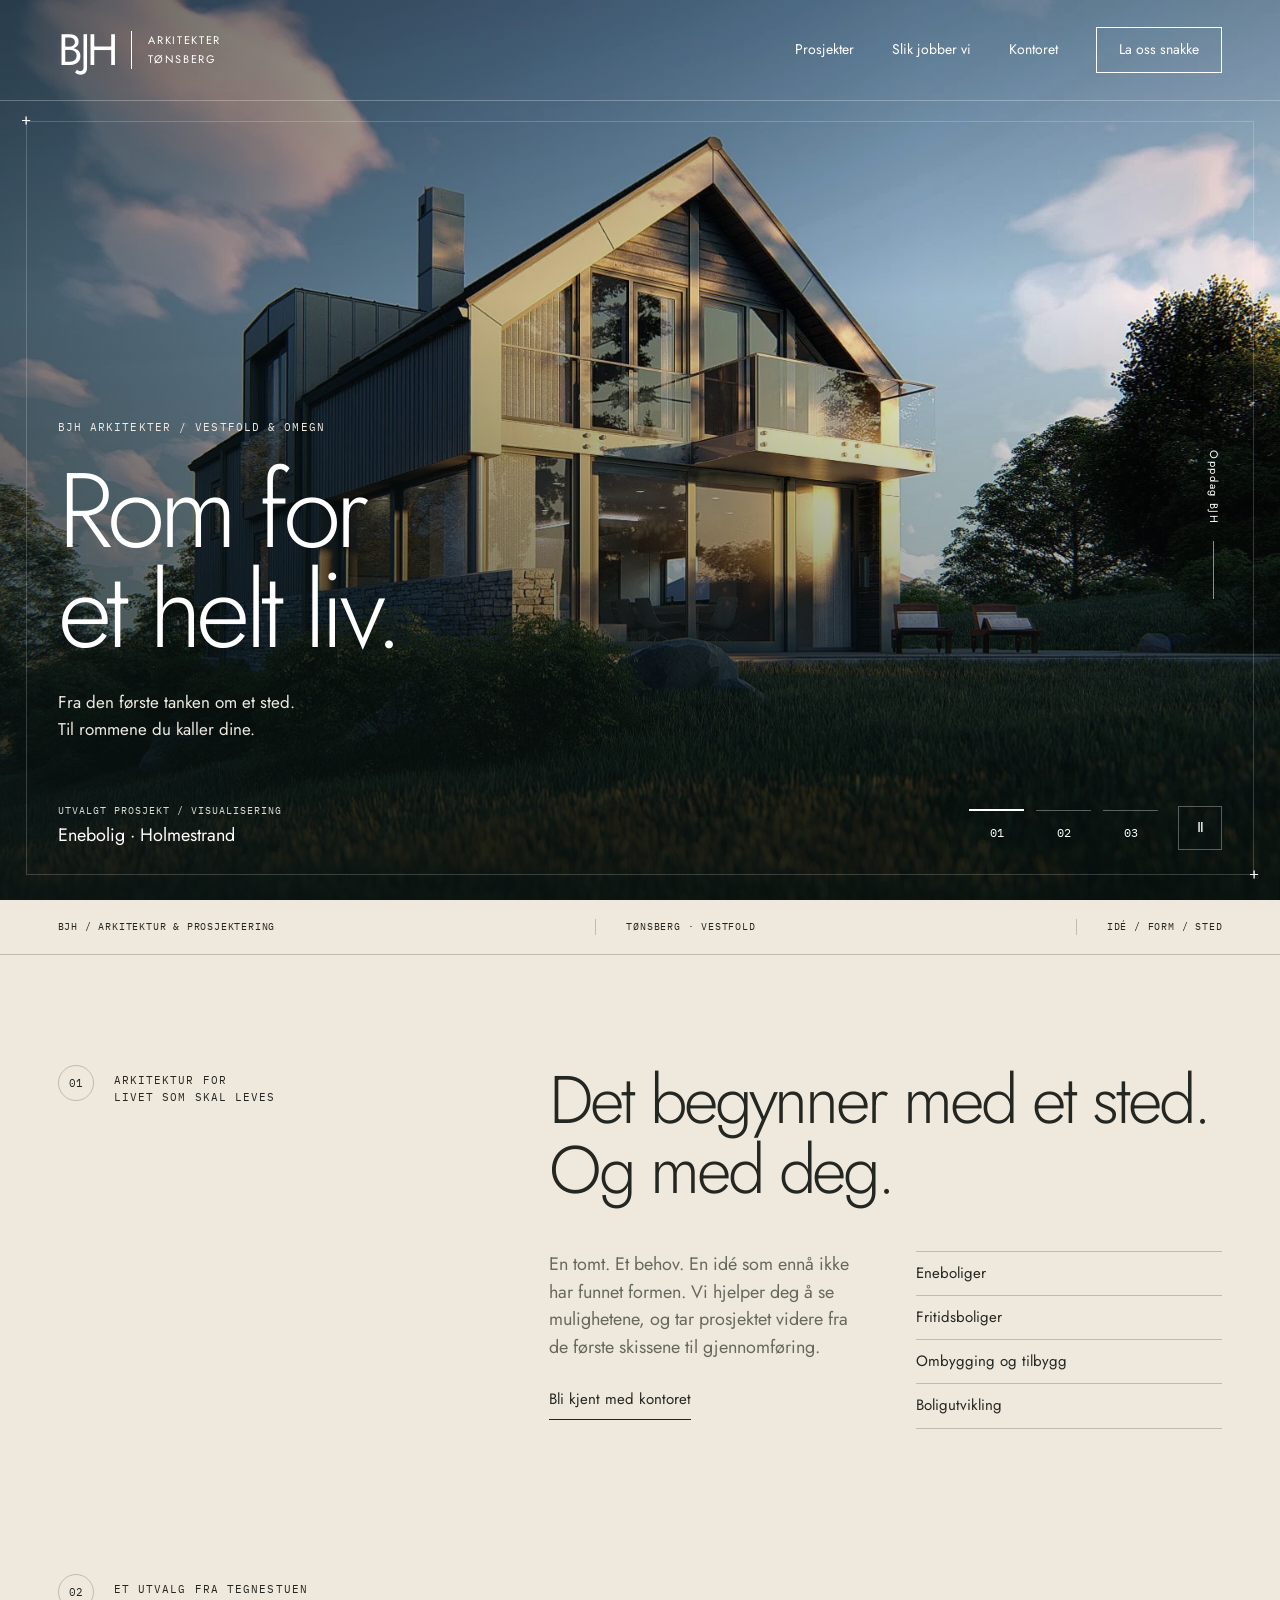
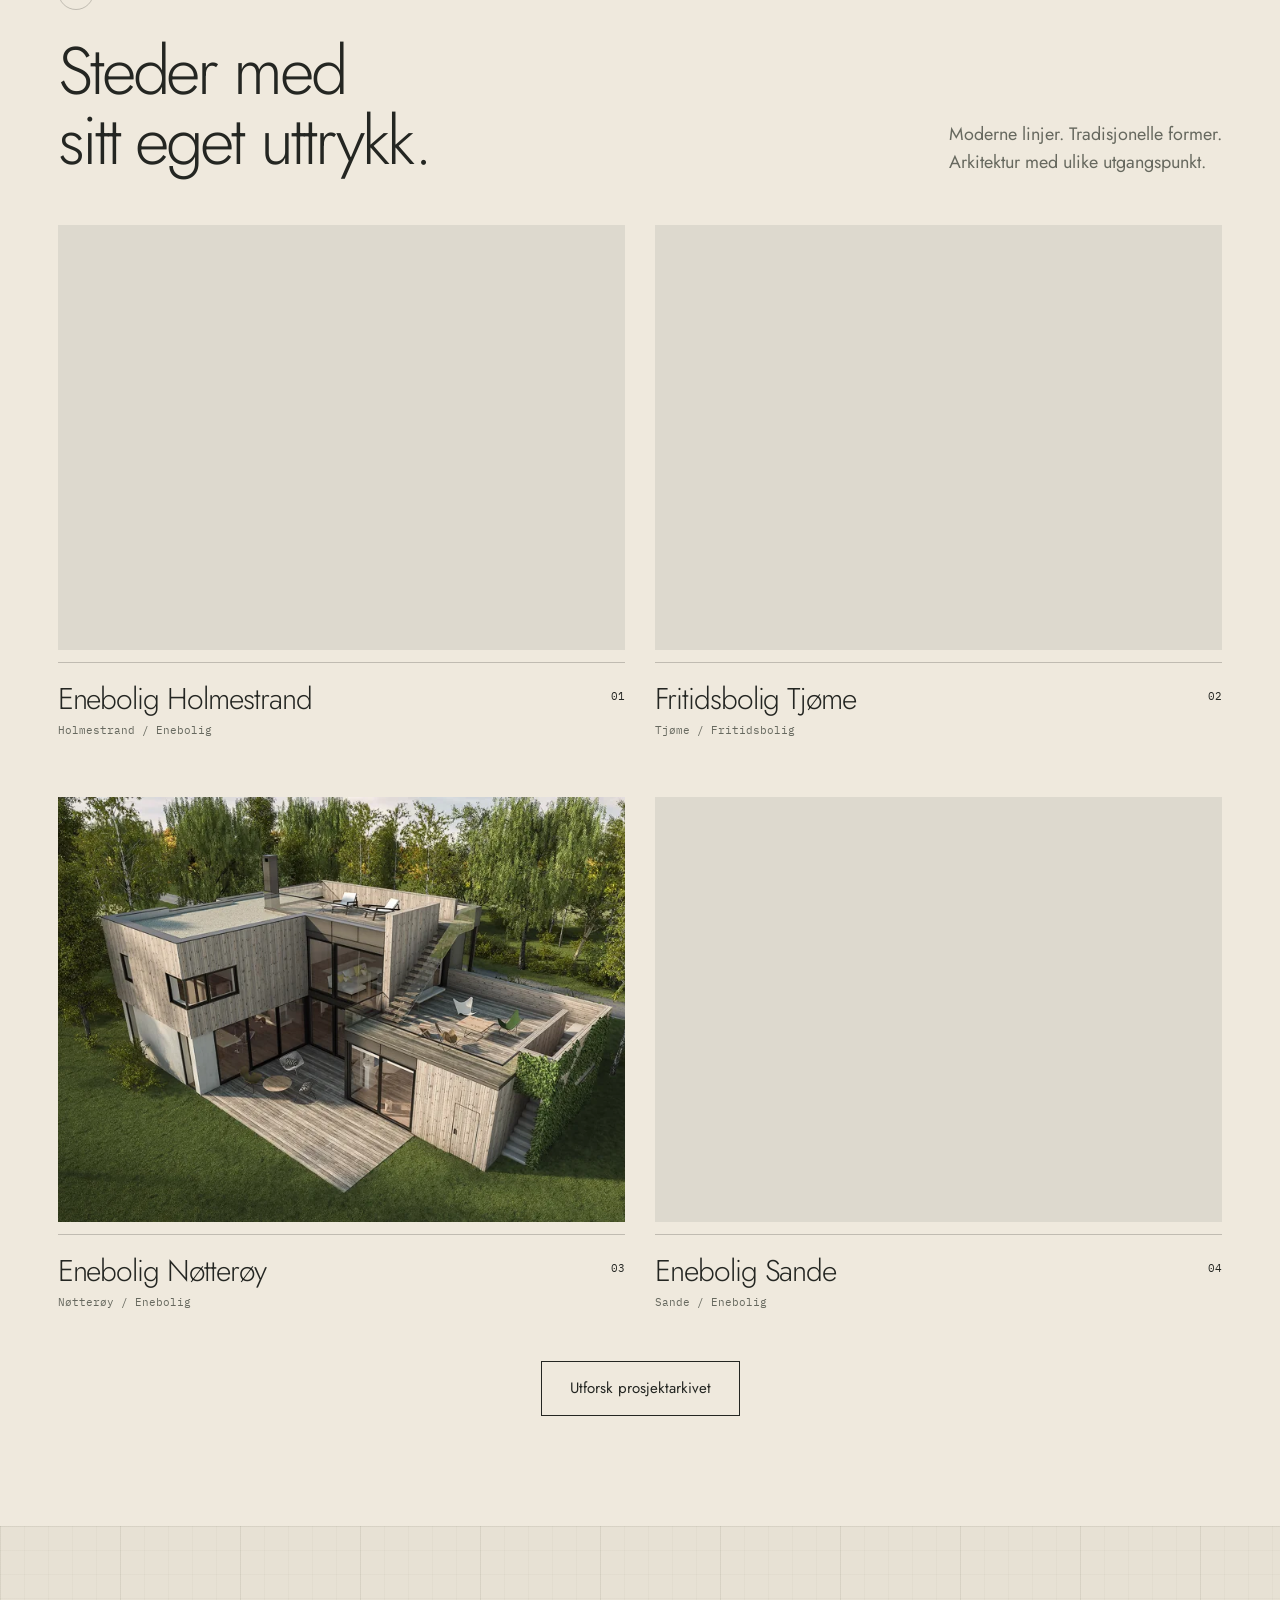
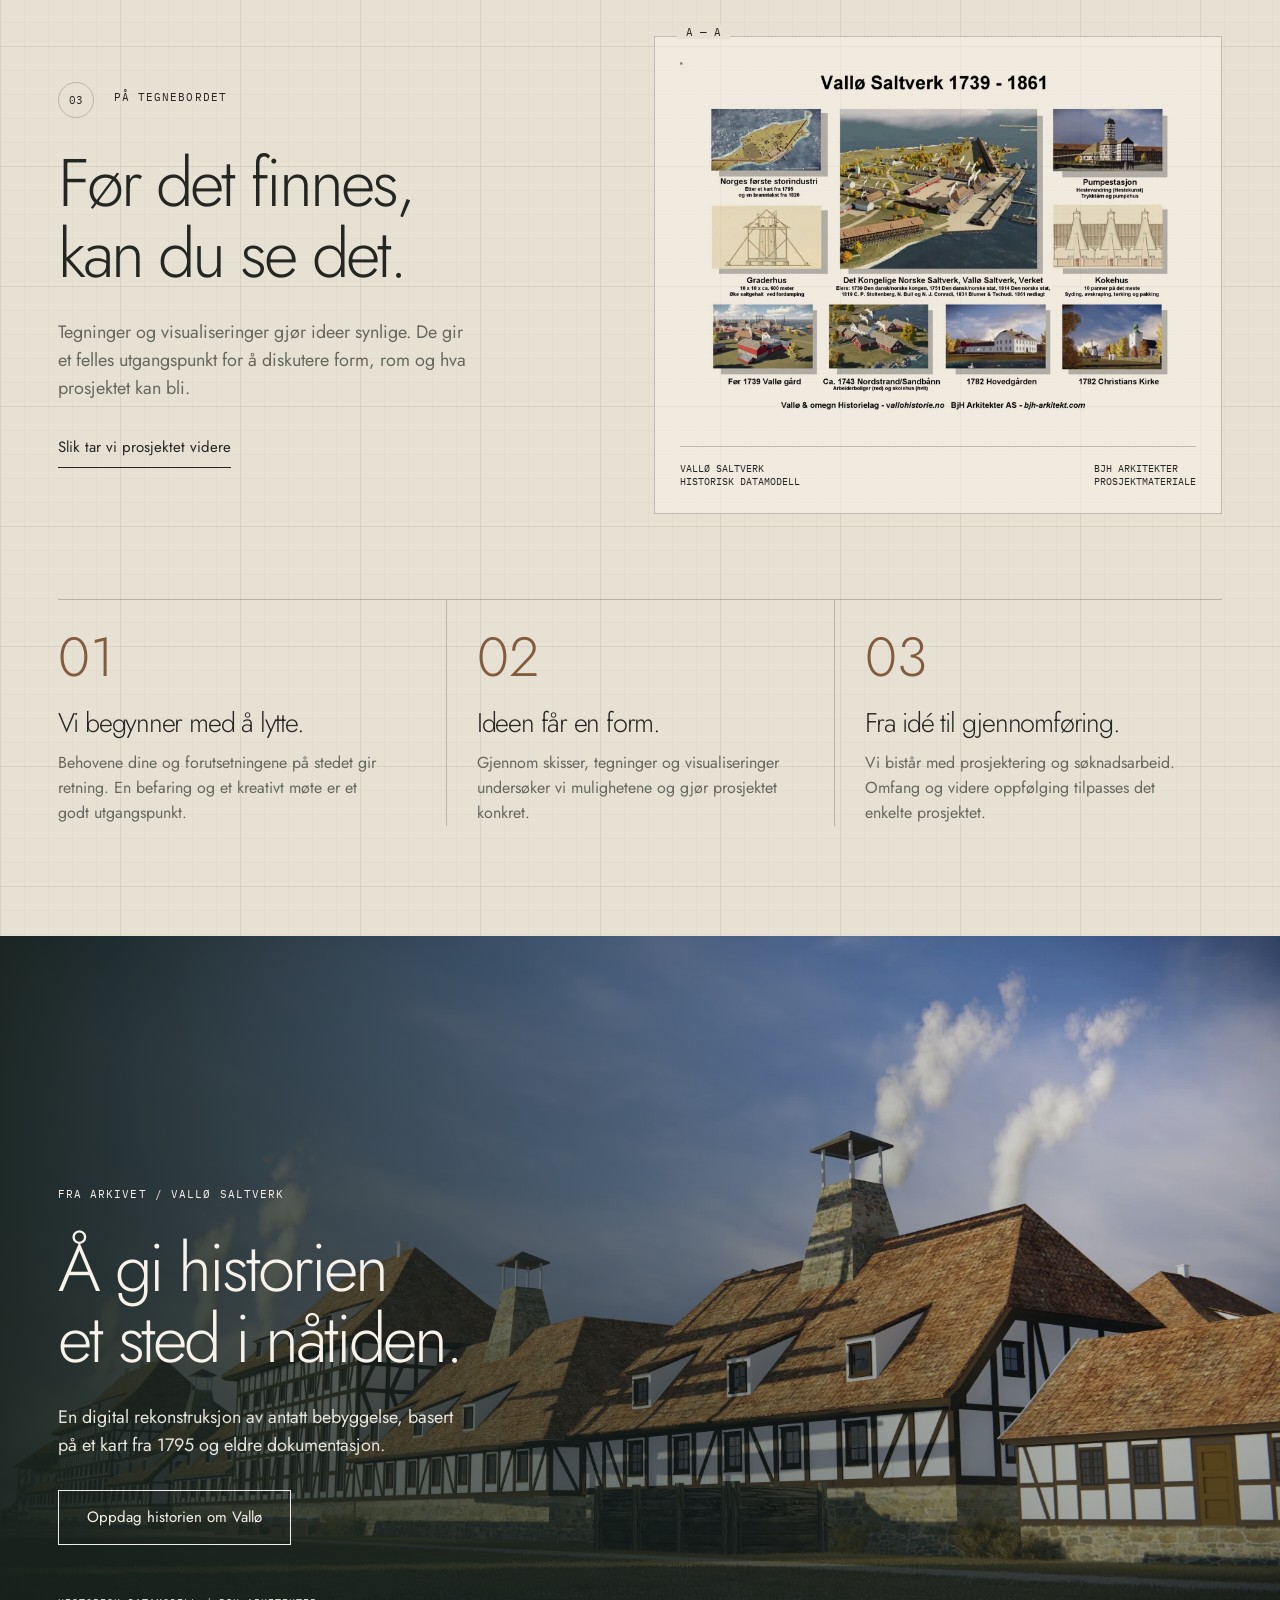
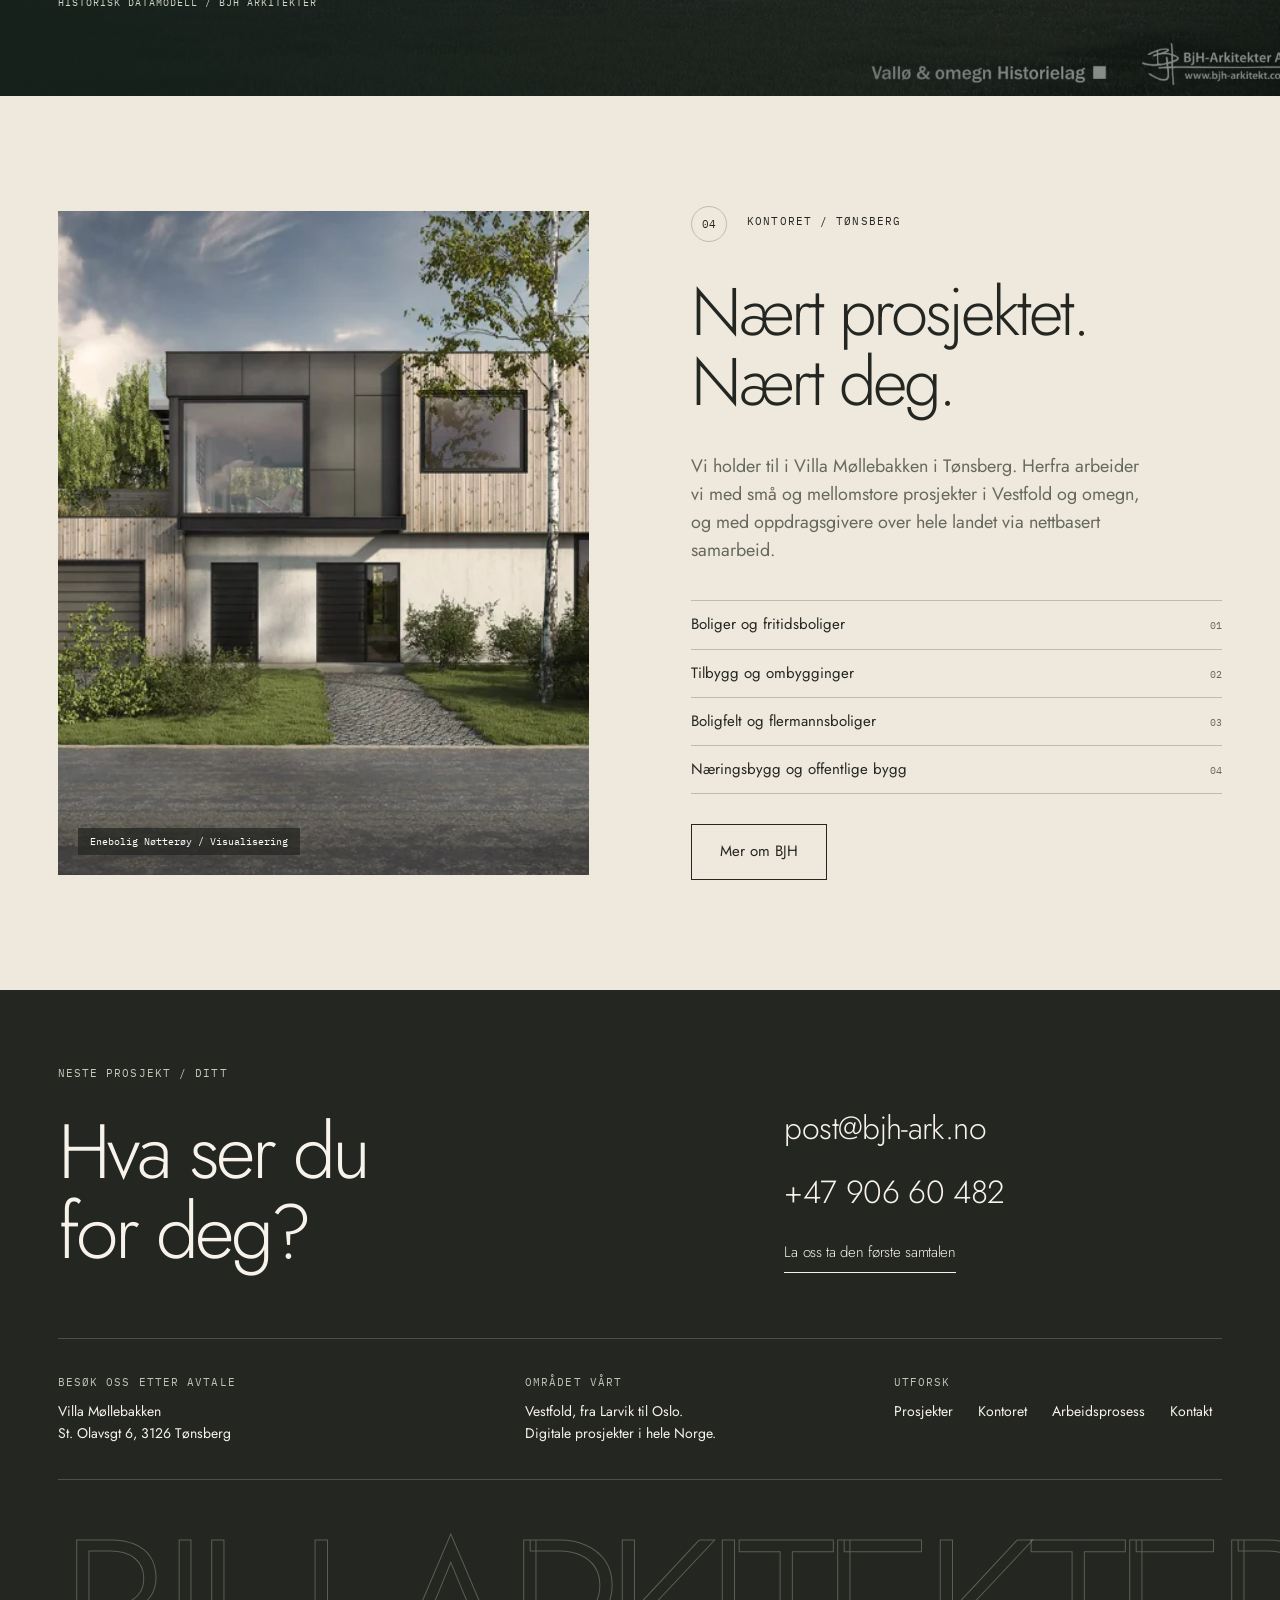
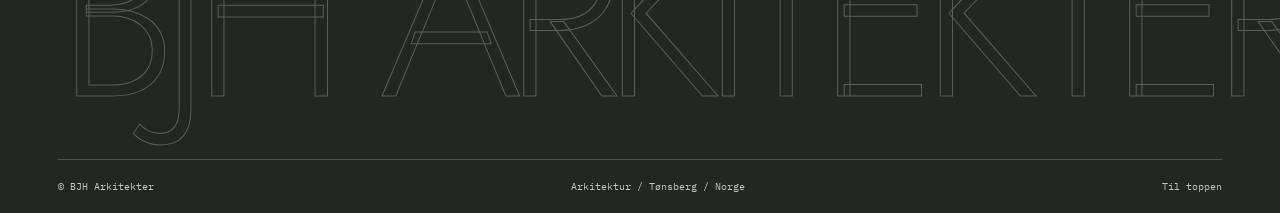
<file: index.html>
<!doctype html><html lang="nb"><head><meta charset="UTF-8"><meta name="viewport" content="width=device-width,initial-scale=1"><title>Rom for et helt liv | BJH Arkitekter</title><meta name="description" content="BJH Arkitekter i Tønsberg. Arkitektur for eneboliger, fritidsboliger og boligutvikling. Se prosjektene og fortell oss om ideen din."><meta name="theme-color" content="#242622"><meta property="og:title" content="Rom for et helt liv | BJH Arkitekter"><meta property="og:description" content="BJH Arkitekter i Tønsberg. Arkitektur for eneboliger, fritidsboliger og boligutvikling. Se prosjektene og fortell oss om ideen din."><meta property="og:type" content="website"><link rel="icon" href="favicon.svg" type="image/svg+xml"><link rel="preload" href="assets/fonts/jost-300.ttf" as="font" type="font/ttf" crossorigin><link rel="stylesheet" href="styles.css"><script src="app.js" defer></script><script type="application/ld+json">{"@context": "https://schema.org", "@type": "ProfessionalService", "name": "BJH Arkitekter", "description": "Arkitektkontor i Tønsberg med prosjekter innen bolig, fritidsbolig, ombygging og boligutvikling.", "telephone": "+4790660482", "email": "post@bjh-ark.no", "address": {"@type": "PostalAddress", "streetAddress": "St. Olavsgt 6", "postalCode": "3126", "addressLocality": "Tønsberg", "addressCountry": "NO"}, "areaServed": ["Vestfold", "Norge"]}</script></head><body id="top"><a class="skip" href="#innhold">Hopp til innhold</a><header class="site-header "><a class="brand" href="index.html" aria-label="BJH Arkitekter, hjem"><span class="brand-mark">BJH</span><span class="brand-name">Arkitekter<br>Tønsberg</span></a><button class="menu-toggle" aria-controls="main-nav" aria-expanded="false" aria-label="Åpne meny">Meny<span class="menu-lines"></span></button><nav id="main-nav" aria-label="Hovedmeny"><a href="prosjekter.html" >Prosjekter</a><a href="arbeidsprosess.html" >Slik jobber vi</a><a href="kontoret.html" >Kontoret</a><a class="nav-contact" href="kontakt.html">La oss snakke</a></nav></header><main id="innhold"><section class="hero" aria-label="Utvalgte visualiseringer"><div class="hero-images"><img class="hero-slide active" srcset="assets/about-01-small.webp 850w, assets/about-01.webp 1920w" sizes="100vw" src="assets/about-01.webp" alt="BJHs visualisering av en enebolig i Holmestrand i varmt kveldslys" data-title="Enebolig · Holmestrand" data-href="holmestrand.html" fetchpriority="high" width="1920" height="1080"><img class="hero-slide" srcset="assets/modern-10-small.webp 850w, assets/modern-10.webp 2400w" sizes="100vw" src="assets/modern-10.webp" alt="BJHs visualisering av enebolig blant furutrær i Sande" data-title="Enebolig · Sande" data-href="sande.html" width="2400" height="1350"><img class="hero-slide" srcset="assets/tjome-01-small.webp 850w, assets/tjome-01.webp 1920w" sizes="100vw" src="assets/tjome-01.webp" alt="BJHs visualisering av fritidsbolig i kystlandskap på Tjøme" data-title="Fritidsbolig · Tjøme" data-href="tjome.html" width="1920" height="1080"></div><div class="hero-shade"></div><div class="hero-frame"></div><div class="hero-main"><span class="eyebrow">BJH Arkitekter / Vestfold & omegn</span><h1>Rom for<br>et helt liv.</h1><p>Fra den første tanken om et sted.<br>Til rommene du kaller dine.</p></div><a class="scroll-cue" href="#kontor">Oppdag BJH</a><div class="hero-bottom"><a class="hero-project" href="holmestrand.html"><span class="mono">Utvalgt prosjekt / Visualisering</span><span class="hero-project-title">Enebolig · Holmestrand</span></a><div class="slide-controls" aria-label="Velg prosjektbilde"><button class="slide-dot" aria-pressed="true" aria-label="Vis Holmestrand">01</button><button class="slide-dot" aria-pressed="false" aria-label="Vis Sande">02</button><button class="slide-dot" aria-pressed="false" aria-label="Vis Tjøme">03</button><button class="slide-pause" aria-label="Sett bildefremvisning på pause">Ⅱ</button></div></div></section><div class="sheet-bar"><span>BJH / Arkitektur & prosjektering</span><span>Tønsberg · Vestfold</span><span>Idé / Form / Sted</span></div><section id="kontor" class="section wrap intro-layout"><div class="section-label"><span class="folio">01</span><span class="mono">Arkitektur for<br>livet som skal leves</span></div><div class="reveal"><h2>Det begynner med et sted.<br>Og med deg.</h2><div class="intro-bottom"><div><p>En tomt. Et behov. En idé som ennå ikke har funnet formen. Vi hjelper deg å se mulighetene, og tar prosjektet videre fra de første skissene til gjennomføring.</p><a class="text-link" href="kontoret.html">Bli kjent med kontoret</a></div><ul class="specialties"><li>Eneboliger</li><li>Fritidsboliger</li><li>Ombygging og tilbygg</li><li>Boligutvikling</li></ul></div></div></section><section id="arbeider" class="section wrap projects-section"><div class="section-head"><div><div class="section-label"><span class="folio">02</span><span class="mono">Et utvalg fra tegnestuen</span></div><h2>Steder med<br>sitt eget uttrykk.</h2></div><p>Moderne linjer. Tradisjonelle former.<br>Arkitektur med ulike utgangspunkt.</p></div><div class="project-grid"><a class="project-card reveal" href="holmestrand.html" data-category="Moderne"><div class="project-image"><img class="" src="assets/about-01.webp" srcset="assets/about-01-small.webp 850w, assets/about-01.webp 1920w" sizes="(max-width: 767px) 100vw, 50vw" alt="Enebolig Holmestrand, BJHs arkitekturvisualisering" width="1920" height="1080" loading=lazy decoding="async"><span class="project-view">Se prosjektet</span></div><div class="project-meta"><div><h3>Enebolig Holmestrand</h3><p>Holmestrand / Enebolig</p></div><span class="project-number">01</span></div></a><a class="project-card reveal" href="tjome.html" data-category="Moderne"><div class="project-image"><img class="" src="assets/tjome-01.webp" srcset="assets/tjome-01-small.webp 850w, assets/tjome-01.webp 1920w" sizes="(max-width: 767px) 100vw, 50vw" alt="Fritidsbolig Tjøme, BJHs arkitekturvisualisering" width="1920" height="1080" loading=lazy decoding="async"><span class="project-view">Se prosjektet</span></div><div class="project-meta"><div><h3>Fritidsbolig Tjøme</h3><p>Tjøme / Fritidsbolig</p></div><span class="project-number">02</span></div></a><a class="project-card reveal" href="notteroy.html" data-category="Moderne"><div class="project-image"><img class="" src="assets/notteroy-02.webp" srcset="assets/notteroy-02-small.webp 850w, assets/notteroy-02.webp 2000w" sizes="(max-width: 767px) 100vw, 50vw" alt="Enebolig Nøtterøy, BJHs arkitekturvisualisering" width="2000" height="1250" loading=lazy decoding="async"><span class="project-view">Se prosjektet</span></div><div class="project-meta"><div><h3>Enebolig Nøtterøy</h3><p>Nøtterøy / Enebolig</p></div><span class="project-number">03</span></div></a><a class="project-card reveal" href="sande.html" data-category="Moderne"><div class="project-image"><img class="" src="assets/modern-10.webp" srcset="assets/modern-10-small.webp 850w, assets/modern-10.webp 2400w" sizes="(max-width: 767px) 100vw, 50vw" alt="Enebolig Sande, BJHs arkitekturvisualisering" width="2400" height="1350" loading=lazy decoding="async"><span class="project-view">Se prosjektet</span></div><div class="project-meta"><div><h3>Enebolig Sande</h3><p>Sande / Enebolig</p></div><span class="project-number">04</span></div></a></div><div class="center-action"><a class="btn" href="prosjekter.html">Utforsk prosjektarkivet</a></div></section><section class="section wrap blueprint"><div class="drawing-layout"><div class="drawing-copy reveal"><div class="section-label"><span class="folio">03</span><span class="mono">På tegnebordet</span></div><h2>Før det finnes,<br>kan du se det.</h2><p>Tegninger og visualiseringer gjør ideer synlige. De gir et felles utgangspunkt for å diskutere form, rom og hva prosjektet kan bli.</p><a class="text-link" href="arbeidsprosess.html">Slik tar vi prosjektet videre</a></div><figure class="drawing-board reveal"><img class="" src="assets/vallo-01.webp" srcset="assets/vallo-01-small.webp 850w, assets/vallo-01.webp 1890w" sizes="(max-width: 767px) 100vw, 50vw" alt="Vallø saltverk: original prosjektplakat med historiske snitt og digitale visualiseringer" width="1890" height="1332" loading=lazy decoding="async"><figcaption><span>Vallø saltverk<br>Historisk datamodell</span><span>BJH Arkitekter<br>Prosjektmateriale</span></figcaption></figure></div><div class="process"><article><span class="step-number">01</span><h3>Vi begynner med å lytte.</h3><p>Behovene dine og forutsetningene på stedet gir retning. En befaring og et kreativt møte er et godt utgangspunkt.</p></article><article><span class="step-number">02</span><h3>Ideen får en form.</h3><p>Gjennom skisser, tegninger og visualiseringer undersøker vi mulighetene og gjør prosjektet konkret.</p></article><article><span class="step-number">03</span><h3>Fra idé til gjennomføring.</h3><p>Vi bistår med prosjektering og søknadsarbeid. Omfang og videre oppfølging tilpasses det enkelte prosjektet.</p></article></div></section><section class="history-feature"><div class="history-photo"><img class="" src="assets/vallo-04.webp" srcset="assets/vallo-04-small.webp 850w, assets/vallo-04.webp 1920w" sizes="100vw" alt="Digital rekonstruksjon av bebyggelsen ved Vallø saltverk" width="1920" height="1079" loading=lazy decoding="async"></div><div class="history-content wrap"><span class="eyebrow">Fra arkivet / Vallø saltverk</span><h2>Å gi historien<br>et sted i nåtiden.</h2><p>En digital rekonstruksjon av antatt bebyggelse, basert på et kart fra 1795 og eldre dokumentasjon.</p><a class="btn" href="vallo.html">Oppdag historien om Vallø</a><span class="image-credit mono">Historisk datamodell / BJH Arkitekter</span></div></section><section class="section wrap office-section"><figure class="office-image reveal"><img class="" src="assets/notteroy-01.webp" srcset="assets/notteroy-01-small.webp 850w, assets/notteroy-01.webp 2000w" sizes="(max-width: 767px) 100vw, 50vw" alt="BJHs visualisering av en moderne enebolig på Nøtterøy" width="2000" height="1250" loading=lazy decoding="async"><figcaption>Enebolig Nøtterøy / Visualisering</figcaption></figure><div class="office-copy reveal"><div class="section-label"><span class="folio">04</span><span class="mono">Kontoret / Tønsberg</span></div><h2>Nært prosjektet.<br>Nært deg.</h2><p>Vi holder til i Villa Møllebakken i Tønsberg. Herfra arbeider vi med små og mellomstore prosjekter i Vestfold og omegn, og med oppdragsgivere over hele landet via nettbasert samarbeid.</p><div class="service-list"><ul><li>Boliger og fritidsboliger<span>01</span></li><li>Tilbygg og ombygginger<span>02</span></li><li>Boligfelt og flermannsboliger<span>03</span></li><li>Næringsbygg og offentlige bygg<span>04</span></li></ul></div><a class="btn" href="kontoret.html">Mer om BJH</a></div></section></main><footer class="site-footer wrap" id="kontakt"><div class="footer-head"><div><span class="eyebrow">Neste prosjekt / Ditt</span><h2>Hva ser du<br>for deg?</h2></div><div class="footer-contact"><a href="mailto:post@bjh-ark.no">post@bjh-ark.no</a><a href="tel:+4790660482">+47 906 60 482</a><a class="text-link" href="kontakt.html">La oss ta den første samtalen</a></div></div><div class="footer-details"><div><span class="mono">Besøk oss etter avtale</span>Villa Møllebakken<br>St. Olavsgt 6, 3126 Tønsberg</div><div><span class="mono">Området vårt</span>Vestfold, fra Larvik til Oslo.<br>Digitale prosjekter i hele Norge.</div><div><span class="mono">Utforsk</span><div class="footer-links"><a href="prosjekter.html">Prosjekter</a><a href="kontoret.html">Kontoret</a><a href="arbeidsprosess.html">Arbeidsprosess</a><a href="kontakt.html">Kontakt</a></div></div></div><div class="footer-wordmark" aria-hidden="true">BJH ARKITEKTER</div><div class="footer-bottom"><span>© BJH Arkitekter</span><span>Arkitektur / Tønsberg / Norge</span><a href="#top">Til toppen</a></div></footer></body></html>
</file>
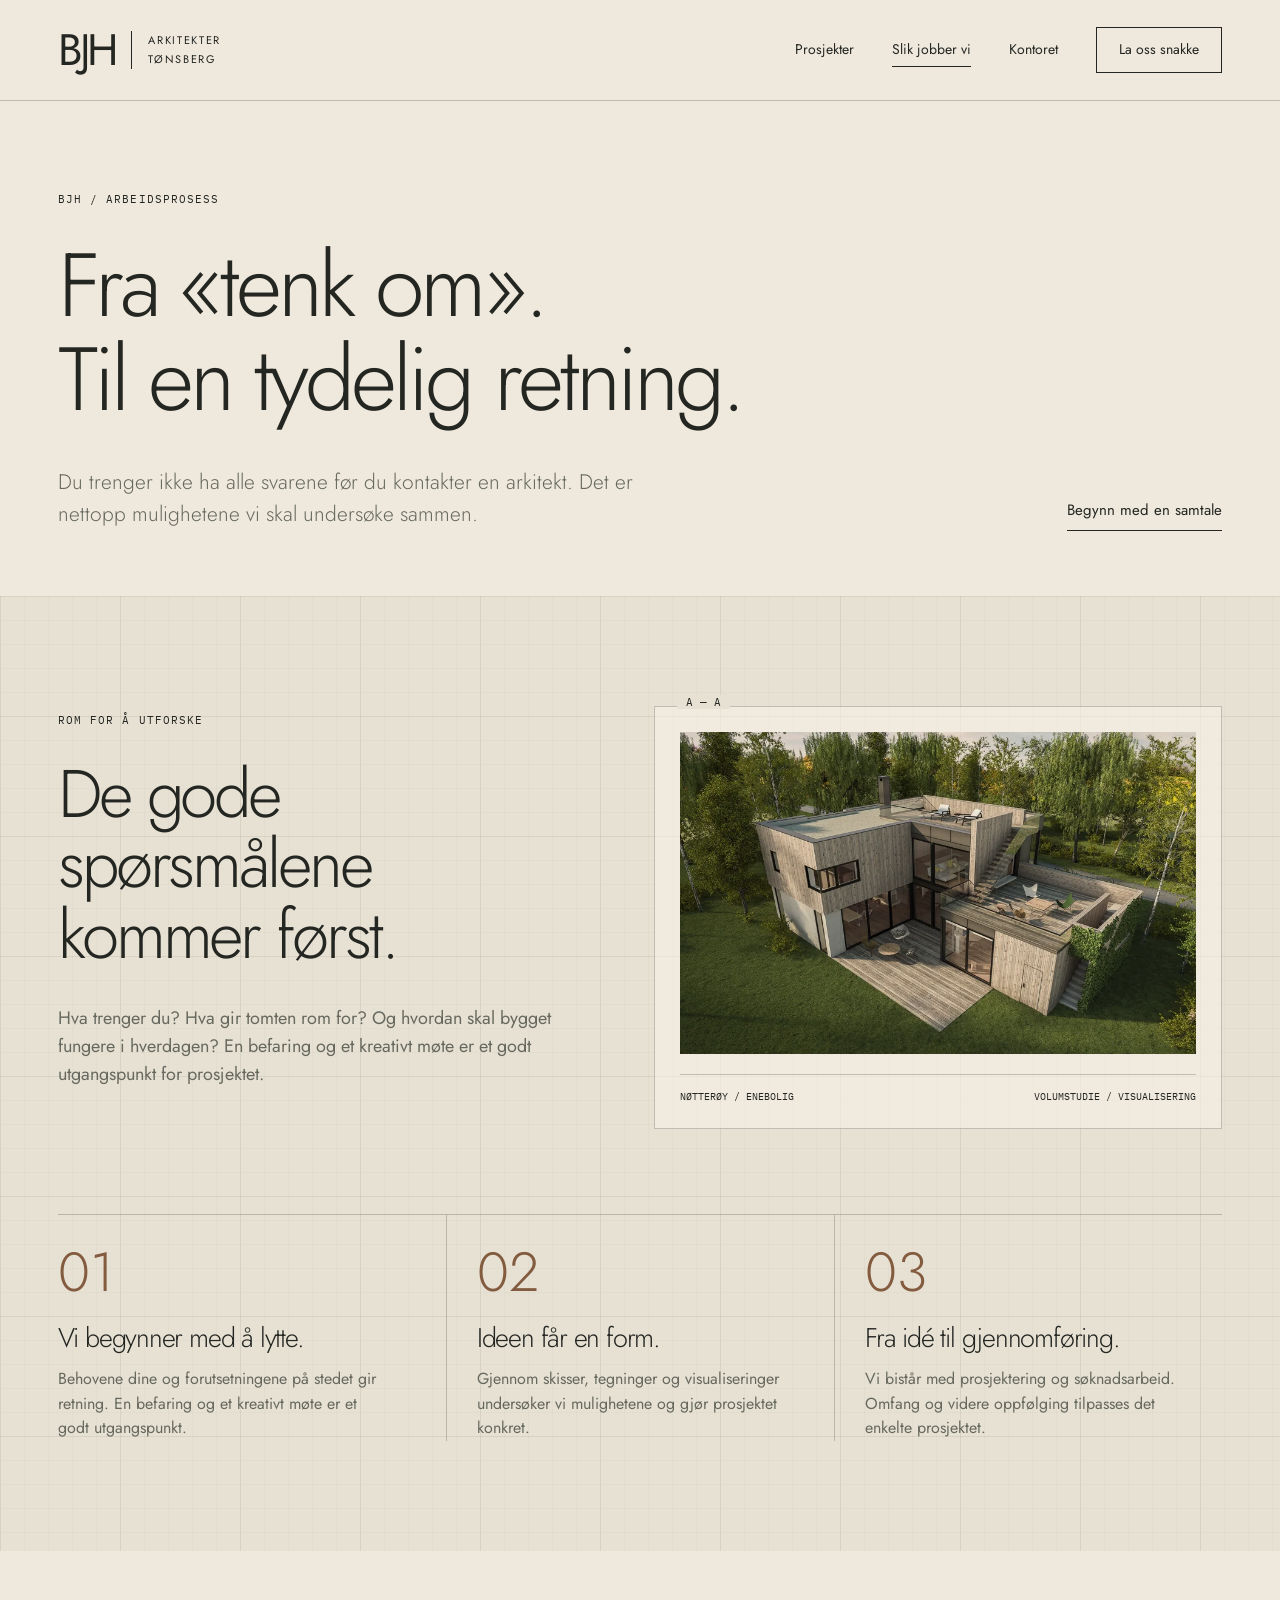
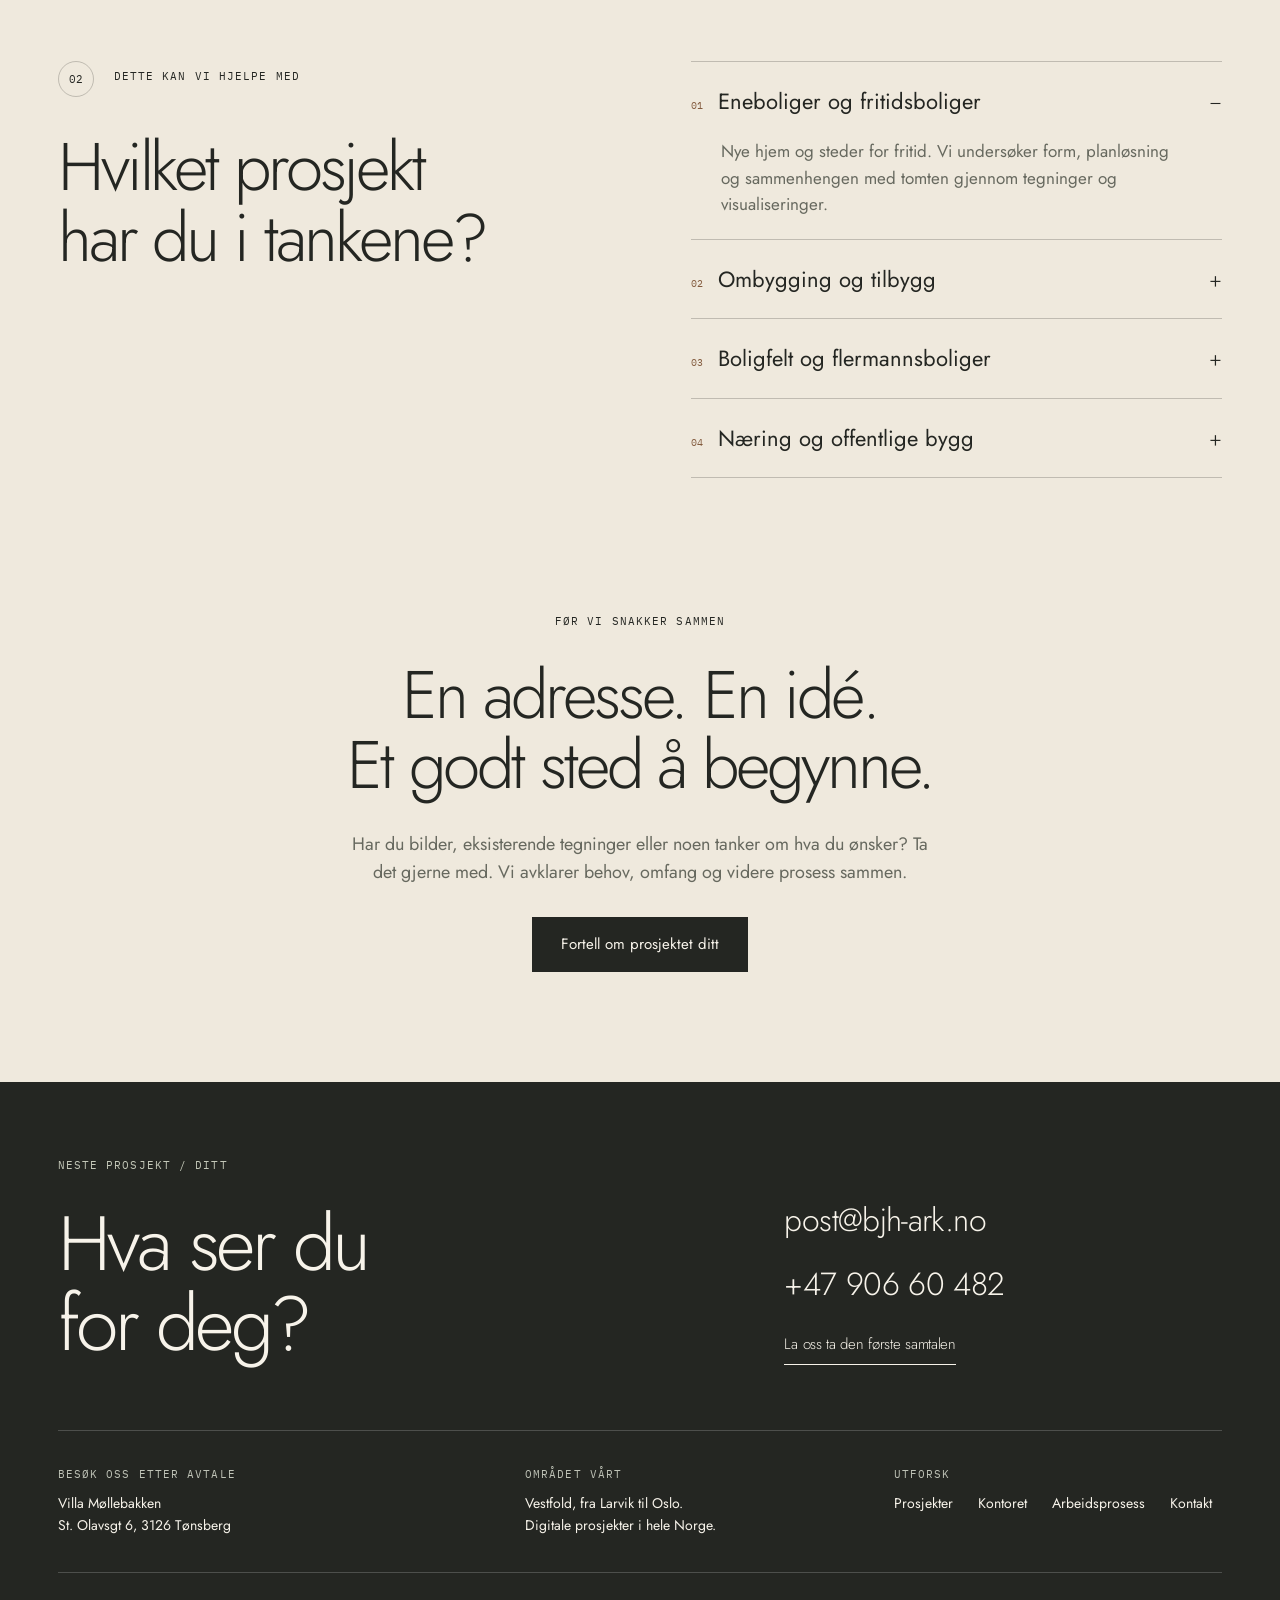
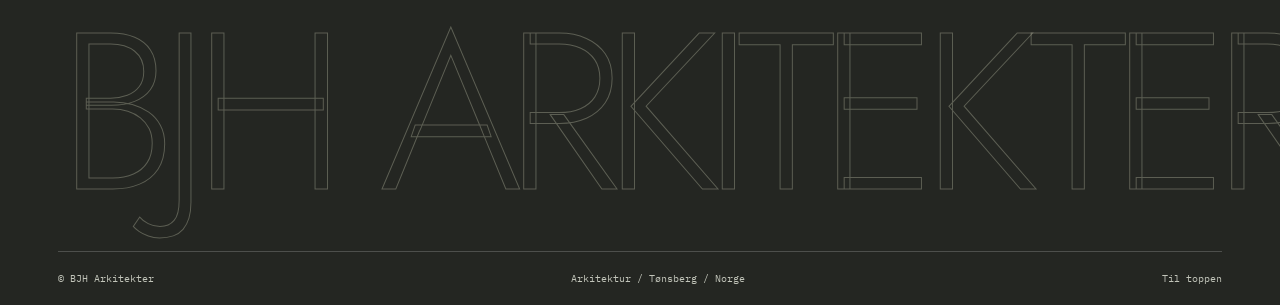
<file: arbeidsprosess.html>
<!doctype html><html lang="nb"><head><meta charset="UTF-8"><meta name="viewport" content="width=device-width,initial-scale=1"><title>Fra idé til gjennomføring | BJH Arkitekter</title><meta name="description" content="Slik samarbeider BJH Arkitekter med deg: befaring, idéutvikling, skisser, prosjektering og gjennomføring."><meta name="theme-color" content="#242622"><meta property="og:title" content="Fra idé til gjennomføring | BJH Arkitekter"><meta property="og:description" content="Slik samarbeider BJH Arkitekter med deg: befaring, idéutvikling, skisser, prosjektering og gjennomføring."><meta property="og:type" content="website"><link rel="icon" href="favicon.svg" type="image/svg+xml"><link rel="preload" href="assets/fonts/jost-300.ttf" as="font" type="font/ttf" crossorigin><link rel="stylesheet" href="styles.css"><script src="app.js" defer></script><script type="application/ld+json">{"@context": "https://schema.org", "@type": "ProfessionalService", "name": "BJH Arkitekter", "description": "Arkitektkontor i Tønsberg med prosjekter innen bolig, fritidsbolig, ombygging og boligutvikling.", "telephone": "+4790660482", "email": "post@bjh-ark.no", "address": {"@type": "PostalAddress", "streetAddress": "St. Olavsgt 6", "postalCode": "3126", "addressLocality": "Tønsberg", "addressCountry": "NO"}, "areaServed": ["Vestfold", "Norge"]}</script></head><body id="top"><a class="skip" href="#innhold">Hopp til innhold</a><header class="site-header inner"><a class="brand" href="index.html" aria-label="BJH Arkitekter, hjem"><span class="brand-mark">BJH</span><span class="brand-name">Arkitekter<br>Tønsberg</span></a><button class="menu-toggle" aria-controls="main-nav" aria-expanded="false" aria-label="Åpne meny">Meny<span class="menu-lines"></span></button><nav id="main-nav" aria-label="Hovedmeny"><a href="prosjekter.html" >Prosjekter</a><a href="arbeidsprosess.html" aria-current="page">Slik jobber vi</a><a href="kontoret.html" >Kontoret</a><a class="nav-contact" href="kontakt.html">La oss snakke</a></nav></header><main id="innhold"><section class="page-intro wrap"><span class="eyebrow">BJH / Arbeidsprosess</span><h1>Fra «tenk om».<br>Til en tydelig retning.</h1><div class="intro-caption"><p>Du trenger ikke ha alle svarene før du kontakter en arkitekt. Det er nettopp mulighetene vi skal undersøke sammen.</p><a class="text-link" href="kontakt.html">Begynn med en samtale</a></div></section><section class="section wrap blueprint"><div class="drawing-layout"><div><span class="eyebrow">Rom for å utforske</span><h2>De gode spørsmålene<br>kommer først.</h2><p class="prose">Hva trenger du? Hva gir tomten rom for? Og hvordan skal bygget fungere i hverdagen? En befaring og et kreativt møte er et godt utgangspunkt for prosjektet.</p></div><figure class="drawing-board"><img class="" src="assets/notteroy-02.webp" srcset="assets/notteroy-02-small.webp 850w, assets/notteroy-02.webp 2000w" sizes="(max-width: 767px) 100vw, 50vw" alt="Visualisering ovenfra av Nøtterøy-prosjektet med terrasse og volumer" width="2000" height="1250" loading=lazy decoding="async"><figcaption><span>Nøtterøy / Enebolig</span><span>Volumstudie / Visualisering</span></figcaption></figure></div><div class="process"><article><span class="step-number">01</span><h3>Vi begynner med å lytte.</h3><p>Behovene dine og forutsetningene på stedet gir retning. En befaring og et kreativt møte er et godt utgangspunkt.</p></article><article><span class="step-number">02</span><h3>Ideen får en form.</h3><p>Gjennom skisser, tegninger og visualiseringer undersøker vi mulighetene og gjør prosjektet konkret.</p></article><article><span class="step-number">03</span><h3>Fra idé til gjennomføring.</h3><p>Vi bistår med prosjektering og søknadsarbeid. Omfang og videre oppfølging tilpasses det enkelte prosjektet.</p></article></div></section><section class="section wrap services-section"><div><div class="section-label"><span class="folio">02</span><span class="mono">Dette kan vi hjelpe med</span></div><h2 class="spaced-heading">Hvilket prosjekt<br>har du i tankene?</h2></div><div class="service-accordion"><details open><summary><span>01</span>Eneboliger og fritidsboliger</summary><p>Nye hjem og steder for fritid. Vi undersøker form, planløsning og sammenhengen med tomten gjennom tegninger og visualiseringer.</p></details><details><summary><span>02</span>Ombygging og tilbygg</summary><p>Vi hjelper med å se mulighetene i eksisterende bygninger og undersøke hvordan nye behov kan få plass.</p></details><details><summary><span>03</span>Boligfelt og flermannsboliger</summary><p>Rekkehus, flermannsboliger, bolig- og hyttefelt. Vi arbeider med sammenhengen mellom enkeltbygg, uterom og området som helhet.</p></details><details><summary><span>04</span>Næring og offentlige bygg</summary><p>Kontoret har erfaring fra butikk- og kontorbygg, skoler, barnehager, sykehjem og omsorgsboliger.</p></details></div></section><section class="section wrap precontact"><span class="eyebrow">Før vi snakker sammen</span><h2>En adresse. En idé.<br>Et godt sted å begynne.</h2><p>Har du bilder, eksisterende tegninger eller noen tanker om hva du ønsker? Ta det gjerne med. Vi avklarer behov, omfang og videre prosess sammen.</p><a class="btn solid" href="kontakt.html">Fortell om prosjektet ditt</a></section></main><footer class="site-footer wrap" id="kontakt"><div class="footer-head"><div><span class="eyebrow">Neste prosjekt / Ditt</span><h2>Hva ser du<br>for deg?</h2></div><div class="footer-contact"><a href="mailto:post@bjh-ark.no">post@bjh-ark.no</a><a href="tel:+4790660482">+47 906 60 482</a><a class="text-link" href="kontakt.html">La oss ta den første samtalen</a></div></div><div class="footer-details"><div><span class="mono">Besøk oss etter avtale</span>Villa Møllebakken<br>St. Olavsgt 6, 3126 Tønsberg</div><div><span class="mono">Området vårt</span>Vestfold, fra Larvik til Oslo.<br>Digitale prosjekter i hele Norge.</div><div><span class="mono">Utforsk</span><div class="footer-links"><a href="prosjekter.html">Prosjekter</a><a href="kontoret.html">Kontoret</a><a href="arbeidsprosess.html">Arbeidsprosess</a><a href="kontakt.html">Kontakt</a></div></div></div><div class="footer-wordmark" aria-hidden="true">BJH ARKITEKTER</div><div class="footer-bottom"><span>© BJH Arkitekter</span><span>Arkitektur / Tønsberg / Norge</span><a href="#top">Til toppen</a></div></footer></body></html>
</file>
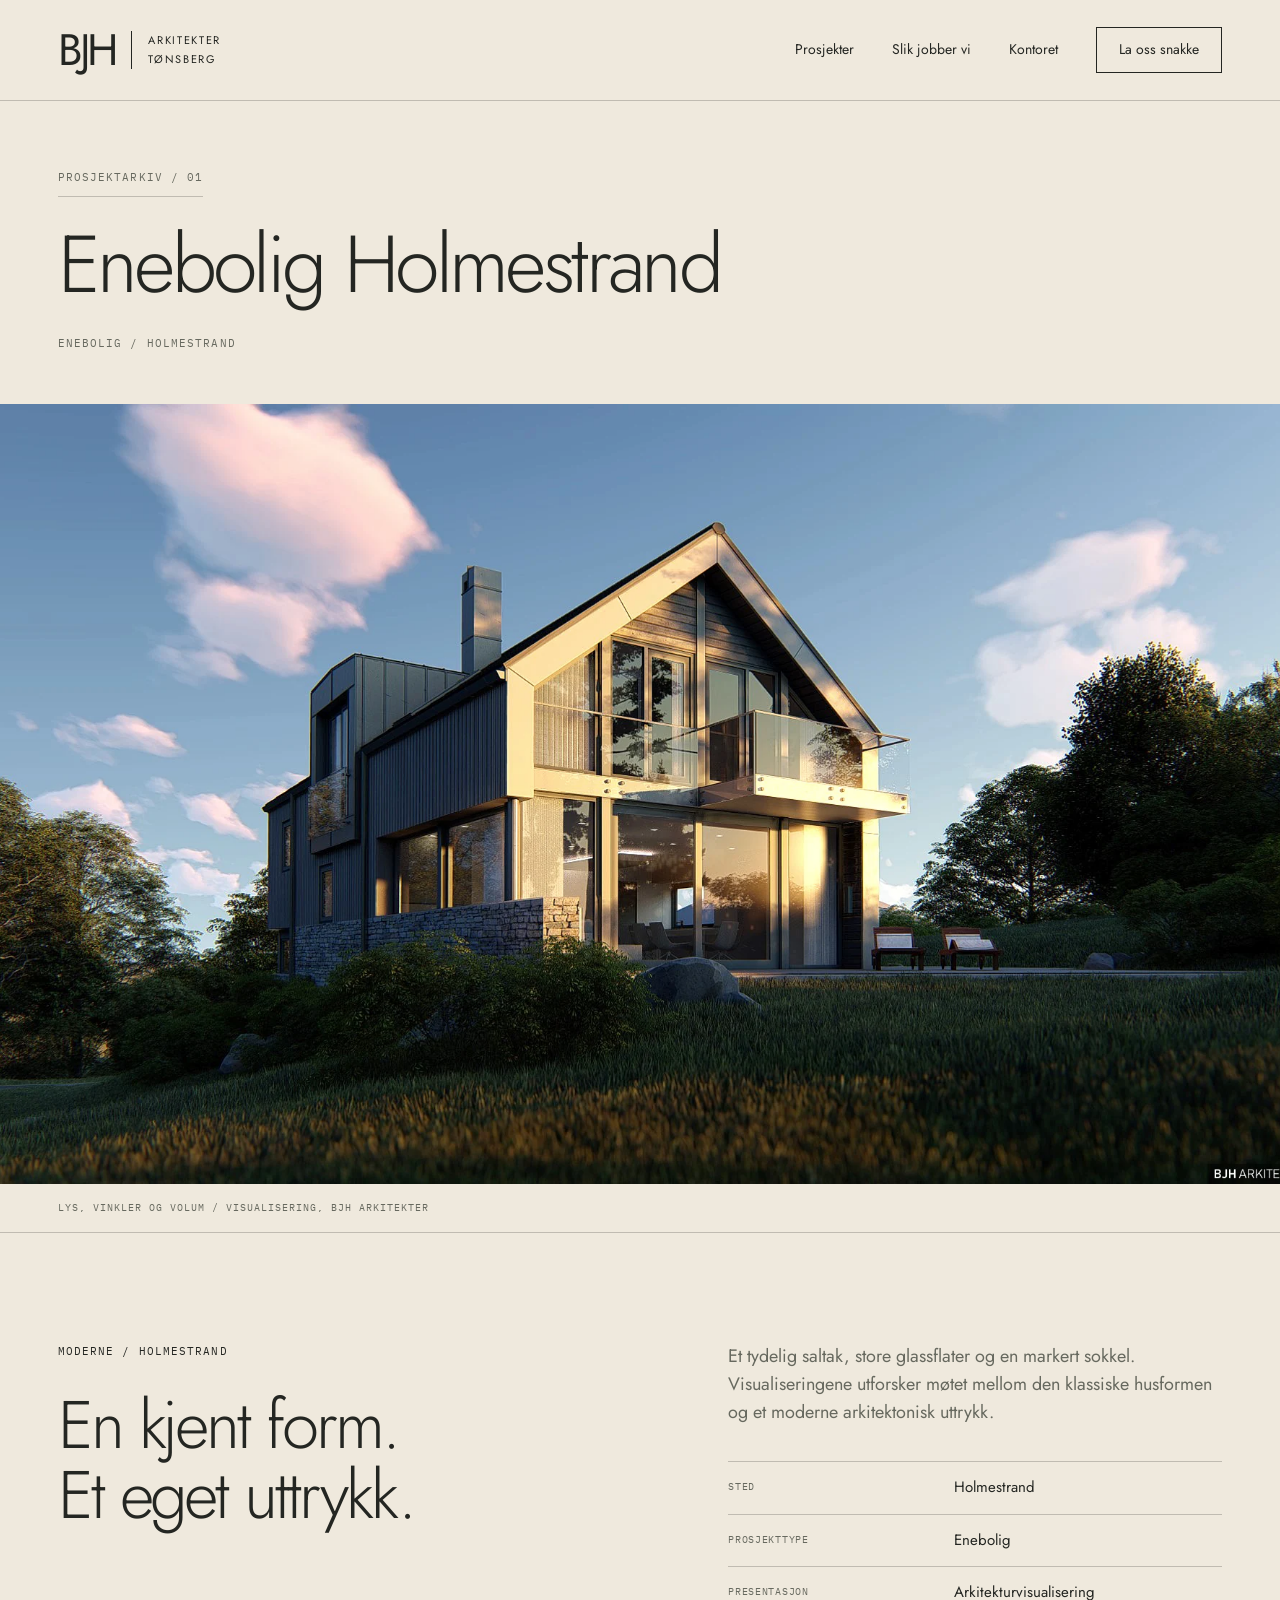
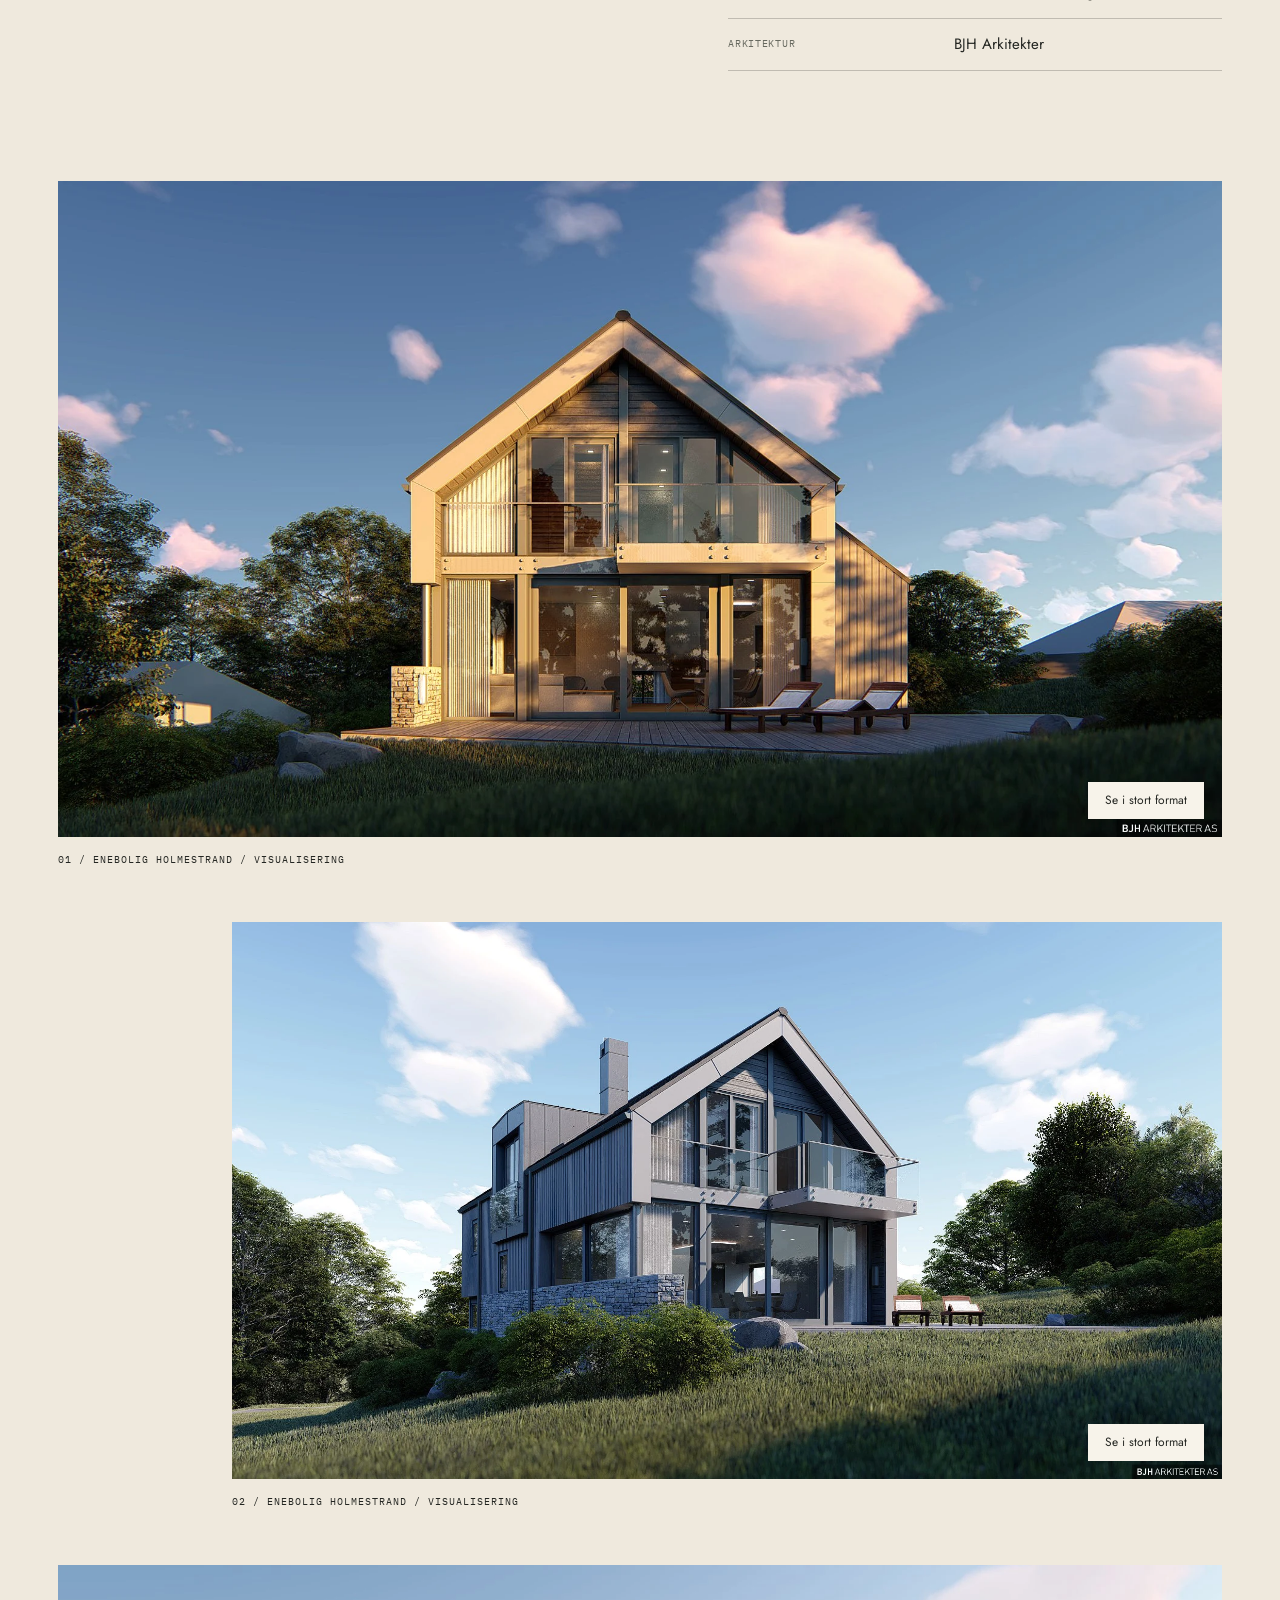
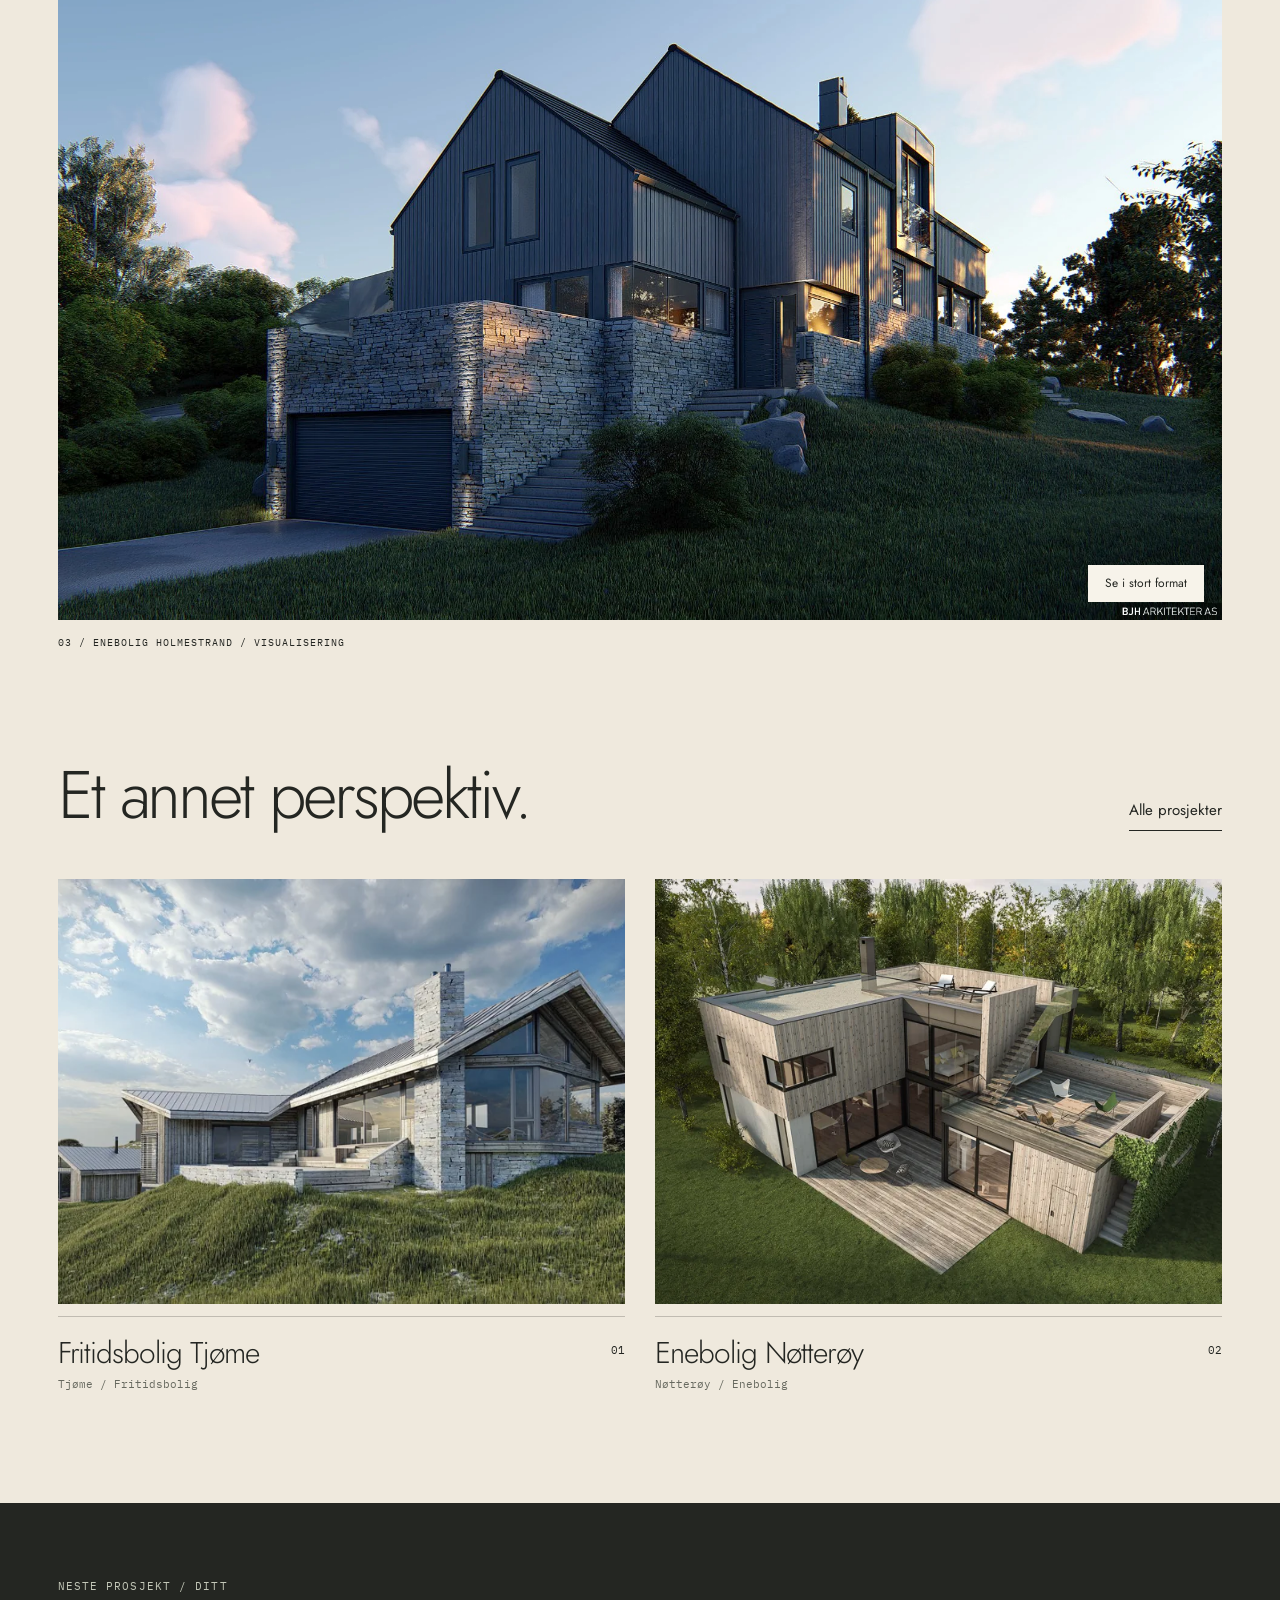
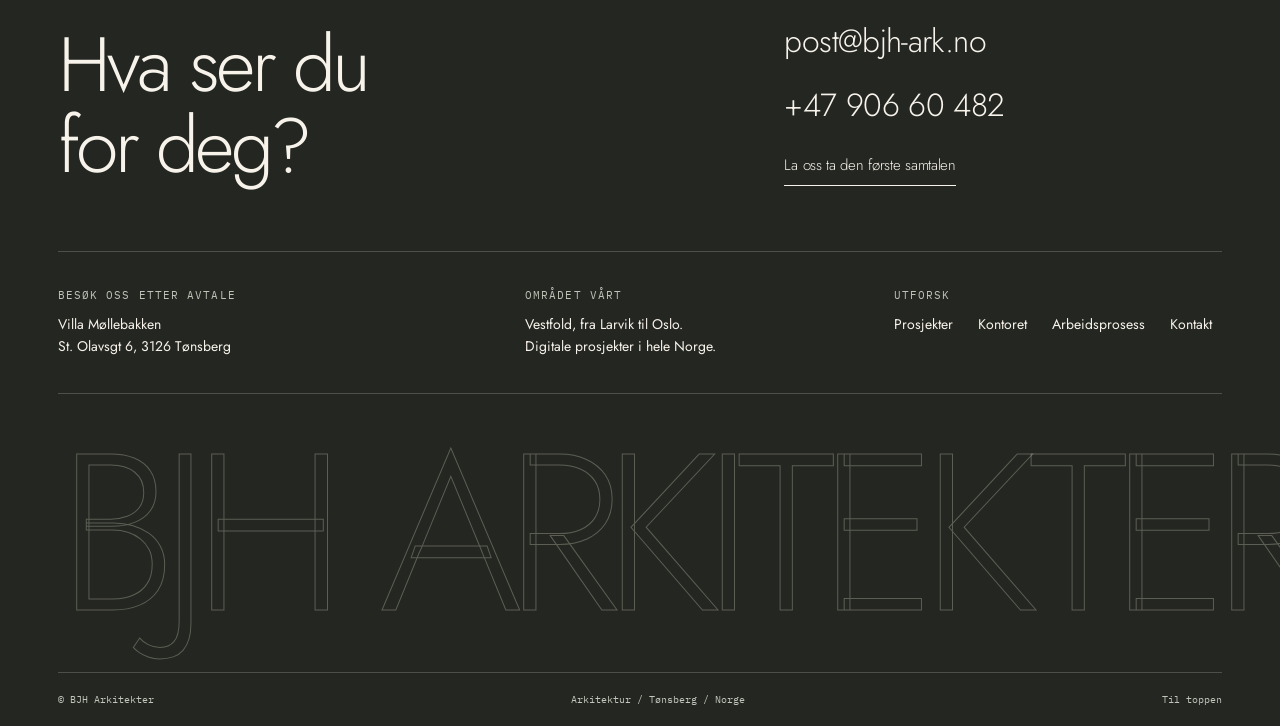
<file: holmestrand.html>
<!doctype html><html lang="nb"><head><meta charset="UTF-8"><meta name="viewport" content="width=device-width,initial-scale=1"><title>Enebolig Holmestrand | BJH Arkitekter</title><meta name="description" content="Et tydelig saltak, store glassflater og en markert sokkel. Visualiseringene utforsker møtet mellom den klassiske husformen og et moderne arkitektonisk uttrykk."><meta name="theme-color" content="#242622"><meta property="og:title" content="Enebolig Holmestrand | BJH Arkitekter"><meta property="og:description" content="Et tydelig saltak, store glassflater og en markert sokkel. Visualiseringene utforsker møtet mellom den klassiske husformen og et moderne arkitektonisk uttrykk."><meta property="og:type" content="website"><link rel="icon" href="favicon.svg" type="image/svg+xml"><link rel="preload" href="assets/fonts/jost-300.ttf" as="font" type="font/ttf" crossorigin><link rel="stylesheet" href="styles.css"><script src="app.js" defer></script><script type="application/ld+json">{"@context": "https://schema.org", "@type": "ProfessionalService", "name": "BJH Arkitekter", "description": "Arkitektkontor i Tønsberg med prosjekter innen bolig, fritidsbolig, ombygging og boligutvikling.", "telephone": "+4790660482", "email": "post@bjh-ark.no", "address": {"@type": "PostalAddress", "streetAddress": "St. Olavsgt 6", "postalCode": "3126", "addressLocality": "Tønsberg", "addressCountry": "NO"}, "areaServed": ["Vestfold", "Norge"]}</script></head><body id="top"><a class="skip" href="#innhold">Hopp til innhold</a><header class="site-header inner"><a class="brand" href="index.html" aria-label="BJH Arkitekter, hjem"><span class="brand-mark">BJH</span><span class="brand-name">Arkitekter<br>Tønsberg</span></a><button class="menu-toggle" aria-controls="main-nav" aria-expanded="false" aria-label="Åpne meny">Meny<span class="menu-lines"></span></button><nav id="main-nav" aria-label="Hovedmeny"><a href="prosjekter.html" >Prosjekter</a><a href="arbeidsprosess.html" >Slik jobber vi</a><a href="kontoret.html" >Kontoret</a><a class="nav-contact" href="kontakt.html">La oss snakke</a></nav></header><main id="innhold"><section class="project-heading wrap"><a class="mono back-link" href="prosjekter.html">Prosjektarkiv / 01</a><h1>Enebolig Holmestrand</h1><span class="mono">Enebolig / Holmestrand</span></section><figure class="case-cover"><img class="" src="assets/about-01.webp" srcset="assets/about-01-small.webp 850w, assets/about-01.webp 1920w" sizes="100vw" alt="Enebolig Holmestrand, visualisering av BJH Arkitekter" width="1920" height="1080" fetchpriority=high decoding="async"><figcaption class="wrap mono">Lys, vinkler og volum / Visualisering, BJH Arkitekter</figcaption></figure><section class="section wrap case-intro"><div><span class="eyebrow">Moderne / Holmestrand</span><h2>En kjent form.<br>Et eget uttrykk.</h2></div><div><p>Et tydelig saltak, store glassflater og en markert sokkel. Visualiseringene utforsker møtet mellom den klassiske husformen og et moderne arkitektonisk uttrykk.</p><dl class="project-facts"><div><dt>Sted</dt><dd>Holmestrand</dd></div><div><dt>Prosjekttype</dt><dd>Enebolig</dd></div><div><dt>Presentasjon</dt><dd>Arkitekturvisualisering</dd></div><div><dt>Arkitektur</dt><dd>BJH Arkitekter</dd></div></dl></div></section><section class="wrap case-gallery" aria-label="Prosjektgalleri"><figure class="reveal "><button class="gallery-open" data-full="assets/holmestrand-01.webp" data-caption="Enebolig Holmestrand / Visualisering" aria-label="Åpne bilde 1 av Enebolig Holmestrand i stort format"><img class="" src="assets/holmestrand-01.webp" srcset="assets/holmestrand-01-small.webp 850w, assets/holmestrand-01.webp 1920w" sizes="(max-width:767px) 100vw, 80vw" alt="Enebolig Holmestrand, prosjektillustrasjon 1" width="1920" height="1080" loading=lazy decoding="async"><span>Se i stort format</span></button><figcaption class="mono">01 / Enebolig Holmestrand / Visualisering</figcaption></figure><figure class="reveal "><button class="gallery-open" data-full="assets/holmestrand-02.webp" data-caption="Enebolig Holmestrand / Visualisering" aria-label="Åpne bilde 2 av Enebolig Holmestrand i stort format"><img class="" src="assets/holmestrand-02.webp" srcset="assets/holmestrand-02-small.webp 850w, assets/holmestrand-02.webp 1920w" sizes="(max-width:767px) 100vw, 80vw" alt="Enebolig Holmestrand, prosjektillustrasjon 2" width="1920" height="1080" loading=lazy decoding="async"><span>Se i stort format</span></button><figcaption class="mono">02 / Enebolig Holmestrand / Visualisering</figcaption></figure><figure class="reveal "><button class="gallery-open" data-full="assets/holmestrand-03.webp" data-caption="Enebolig Holmestrand / Visualisering" aria-label="Åpne bilde 3 av Enebolig Holmestrand i stort format"><img class="" src="assets/holmestrand-03.webp" srcset="assets/holmestrand-03-small.webp 850w, assets/holmestrand-03.webp 1920w" sizes="(max-width:767px) 100vw, 80vw" alt="Enebolig Holmestrand, prosjektillustrasjon 3" width="1920" height="1080" loading=lazy decoding="async"><span>Se i stort format</span></button><figcaption class="mono">03 / Enebolig Holmestrand / Visualisering</figcaption></figure></section><dialog class="lightbox"><button class="lightbox-close" aria-label="Lukk bildefremvisning">Lukk ×</button><img src="assets/about-01.webp" alt=""><p></p></dialog><section class="section wrap"><div class="section-head"><h2>Et annet perspektiv.</h2><a class="text-link" href="prosjekter.html">Alle prosjekter</a></div><div class="project-grid"><a class="project-card reveal" href="tjome.html" data-category="Moderne"><div class="project-image"><img class="" src="assets/tjome-01.webp" srcset="assets/tjome-01-small.webp 850w, assets/tjome-01.webp 1920w" sizes="(max-width: 767px) 100vw, 50vw" alt="Fritidsbolig Tjøme, BJHs arkitekturvisualisering" width="1920" height="1080" loading=lazy decoding="async"><span class="project-view">Se prosjektet</span></div><div class="project-meta"><div><h3>Fritidsbolig Tjøme</h3><p>Tjøme / Fritidsbolig</p></div><span class="project-number">01</span></div></a><a class="project-card reveal" href="notteroy.html" data-category="Moderne"><div class="project-image"><img class="" src="assets/notteroy-02.webp" srcset="assets/notteroy-02-small.webp 850w, assets/notteroy-02.webp 2000w" sizes="(max-width: 767px) 100vw, 50vw" alt="Enebolig Nøtterøy, BJHs arkitekturvisualisering" width="2000" height="1250" loading=lazy decoding="async"><span class="project-view">Se prosjektet</span></div><div class="project-meta"><div><h3>Enebolig Nøtterøy</h3><p>Nøtterøy / Enebolig</p></div><span class="project-number">02</span></div></a></div></section></main><footer class="site-footer wrap" id="kontakt"><div class="footer-head"><div><span class="eyebrow">Neste prosjekt / Ditt</span><h2>Hva ser du<br>for deg?</h2></div><div class="footer-contact"><a href="mailto:post@bjh-ark.no">post@bjh-ark.no</a><a href="tel:+4790660482">+47 906 60 482</a><a class="text-link" href="kontakt.html">La oss ta den første samtalen</a></div></div><div class="footer-details"><div><span class="mono">Besøk oss etter avtale</span>Villa Møllebakken<br>St. Olavsgt 6, 3126 Tønsberg</div><div><span class="mono">Området vårt</span>Vestfold, fra Larvik til Oslo.<br>Digitale prosjekter i hele Norge.</div><div><span class="mono">Utforsk</span><div class="footer-links"><a href="prosjekter.html">Prosjekter</a><a href="kontoret.html">Kontoret</a><a href="arbeidsprosess.html">Arbeidsprosess</a><a href="kontakt.html">Kontakt</a></div></div></div><div class="footer-wordmark" aria-hidden="true">BJH ARKITEKTER</div><div class="footer-bottom"><span>© BJH Arkitekter</span><span>Arkitektur / Tønsberg / Norge</span><a href="#top">Til toppen</a></div></footer></body></html>
</file>
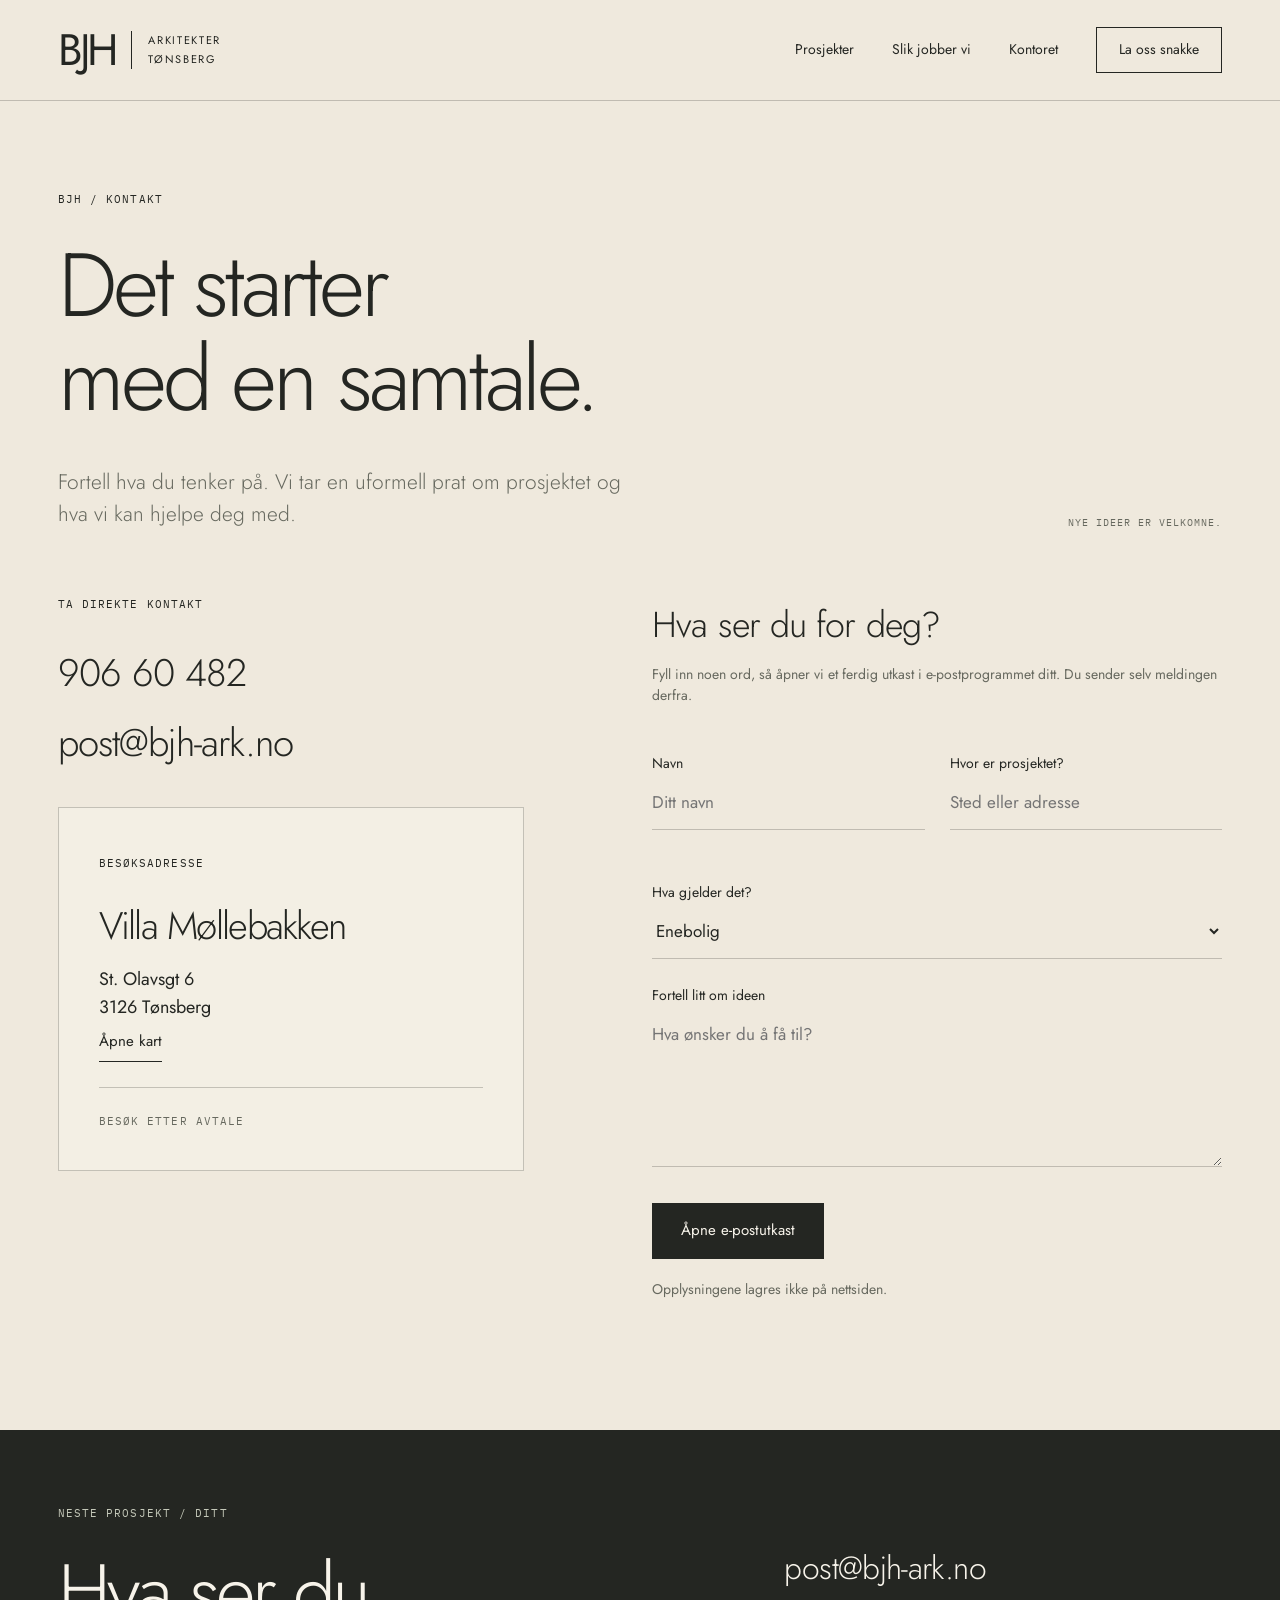
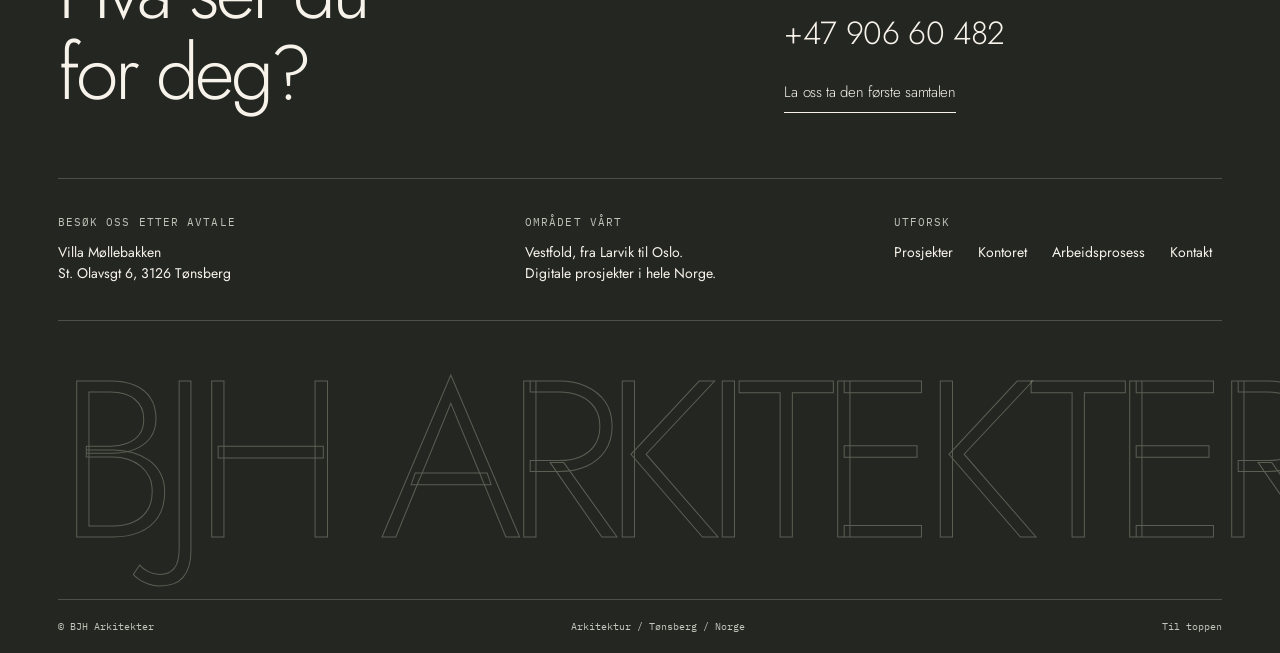
<file: kontakt.html>
<!doctype html><html lang="nb"><head><meta charset="UTF-8"><meta name="viewport" content="width=device-width,initial-scale=1"><title>Kontakt | BJH Arkitekter</title><meta name="description" content="Kontakt BJH Arkitekter: 906 60 482, post@bjh-ark.no. Besøk oss etter avtale i Villa Møllebakken i Tønsberg."><meta name="theme-color" content="#242622"><meta property="og:title" content="Kontakt | BJH Arkitekter"><meta property="og:description" content="Kontakt BJH Arkitekter: 906 60 482, post@bjh-ark.no. Besøk oss etter avtale i Villa Møllebakken i Tønsberg."><meta property="og:type" content="website"><link rel="icon" href="favicon.svg" type="image/svg+xml"><link rel="preload" href="assets/fonts/jost-300.ttf" as="font" type="font/ttf" crossorigin><link rel="stylesheet" href="styles.css"><script src="app.js" defer></script><script type="application/ld+json">{"@context": "https://schema.org", "@type": "ProfessionalService", "name": "BJH Arkitekter", "description": "Arkitektkontor i Tønsberg med prosjekter innen bolig, fritidsbolig, ombygging og boligutvikling.", "telephone": "+4790660482", "email": "post@bjh-ark.no", "address": {"@type": "PostalAddress", "streetAddress": "St. Olavsgt 6", "postalCode": "3126", "addressLocality": "Tønsberg", "addressCountry": "NO"}, "areaServed": ["Vestfold", "Norge"]}</script></head><body id="top"><a class="skip" href="#innhold">Hopp til innhold</a><header class="site-header inner"><a class="brand" href="index.html" aria-label="BJH Arkitekter, hjem"><span class="brand-mark">BJH</span><span class="brand-name">Arkitekter<br>Tønsberg</span></a><button class="menu-toggle" aria-controls="main-nav" aria-expanded="false" aria-label="Åpne meny">Meny<span class="menu-lines"></span></button><nav id="main-nav" aria-label="Hovedmeny"><a href="prosjekter.html" >Prosjekter</a><a href="arbeidsprosess.html" >Slik jobber vi</a><a href="kontoret.html" >Kontoret</a><a class="nav-contact" href="kontakt.html">La oss snakke</a></nav></header><main id="innhold"><section class="page-intro wrap"><span class="eyebrow">BJH / Kontakt</span><h1>Det starter<br>med en samtale.</h1><div class="intro-caption"><p>Fortell hva du tenker på. Vi tar en uformell prat om prosjektet og hva vi kan hjelpe deg med.</p><span class="mono">Nye ideer er velkomne.</span></div></section><section class="wrap contact-layout"><div class="contact-direct"><span class="eyebrow">Ta direkte kontakt</span><a href="tel:+4790660482">906 60 482</a><a href="mailto:post@bjh-ark.no">post@bjh-ark.no</a><div class="address-sheet"><span class="mono">Besøksadresse</span><h3>Villa Møllebakken</h3><p>St. Olavsgt 6<br>3126 Tønsberg</p><a class="text-link" href="https://www.google.com/maps/search/?api=1&query=Villa+M%C3%B8llebakken+St.+Olavsgt+6+T%C3%B8nsberg" target="_blank" rel="noopener noreferrer">Åpne kart</a><span class="mono muted">Besøk etter avtale</span></div></div><form id="project-form"><h2>Hva ser du for deg?</h2><p class="form-note">Fyll inn noen ord, så åpner vi et ferdig utkast i e-postprogrammet ditt. Du sender selv meldingen derfra.</p><div class="form-row"><label>Navn<input name="name" autocomplete="name" required placeholder="Ditt navn"></label><label>Hvor er prosjektet?<input name="place" placeholder="Sted eller adresse" required></label></div><label>Hva gjelder det?<select name="type"><option>Enebolig</option><option>Fritidsbolig</option><option>Ombygging eller tilbygg</option><option>Boligutvikling</option><option>Næring eller offentlig bygg</option><option>Noe annet</option></select></label><label>Fortell litt om ideen<textarea name="message" rows="5" placeholder="Hva ønsker du å få til?" required></textarea></label><button class="btn solid" type="submit">Åpne e-postutkast</button><p class="form-note">Opplysningene lagres ikke på nettsiden.</p><p id="form-status" role="status"></p></form></section></main><footer class="site-footer wrap" id="kontakt"><div class="footer-head"><div><span class="eyebrow">Neste prosjekt / Ditt</span><h2>Hva ser du<br>for deg?</h2></div><div class="footer-contact"><a href="mailto:post@bjh-ark.no">post@bjh-ark.no</a><a href="tel:+4790660482">+47 906 60 482</a><a class="text-link" href="kontakt.html">La oss ta den første samtalen</a></div></div><div class="footer-details"><div><span class="mono">Besøk oss etter avtale</span>Villa Møllebakken<br>St. Olavsgt 6, 3126 Tønsberg</div><div><span class="mono">Området vårt</span>Vestfold, fra Larvik til Oslo.<br>Digitale prosjekter i hele Norge.</div><div><span class="mono">Utforsk</span><div class="footer-links"><a href="prosjekter.html">Prosjekter</a><a href="kontoret.html">Kontoret</a><a href="arbeidsprosess.html">Arbeidsprosess</a><a href="kontakt.html">Kontakt</a></div></div></div><div class="footer-wordmark" aria-hidden="true">BJH ARKITEKTER</div><div class="footer-bottom"><span>© BJH Arkitekter</span><span>Arkitektur / Tønsberg / Norge</span><a href="#top">Til toppen</a></div></footer></body></html>
</file>
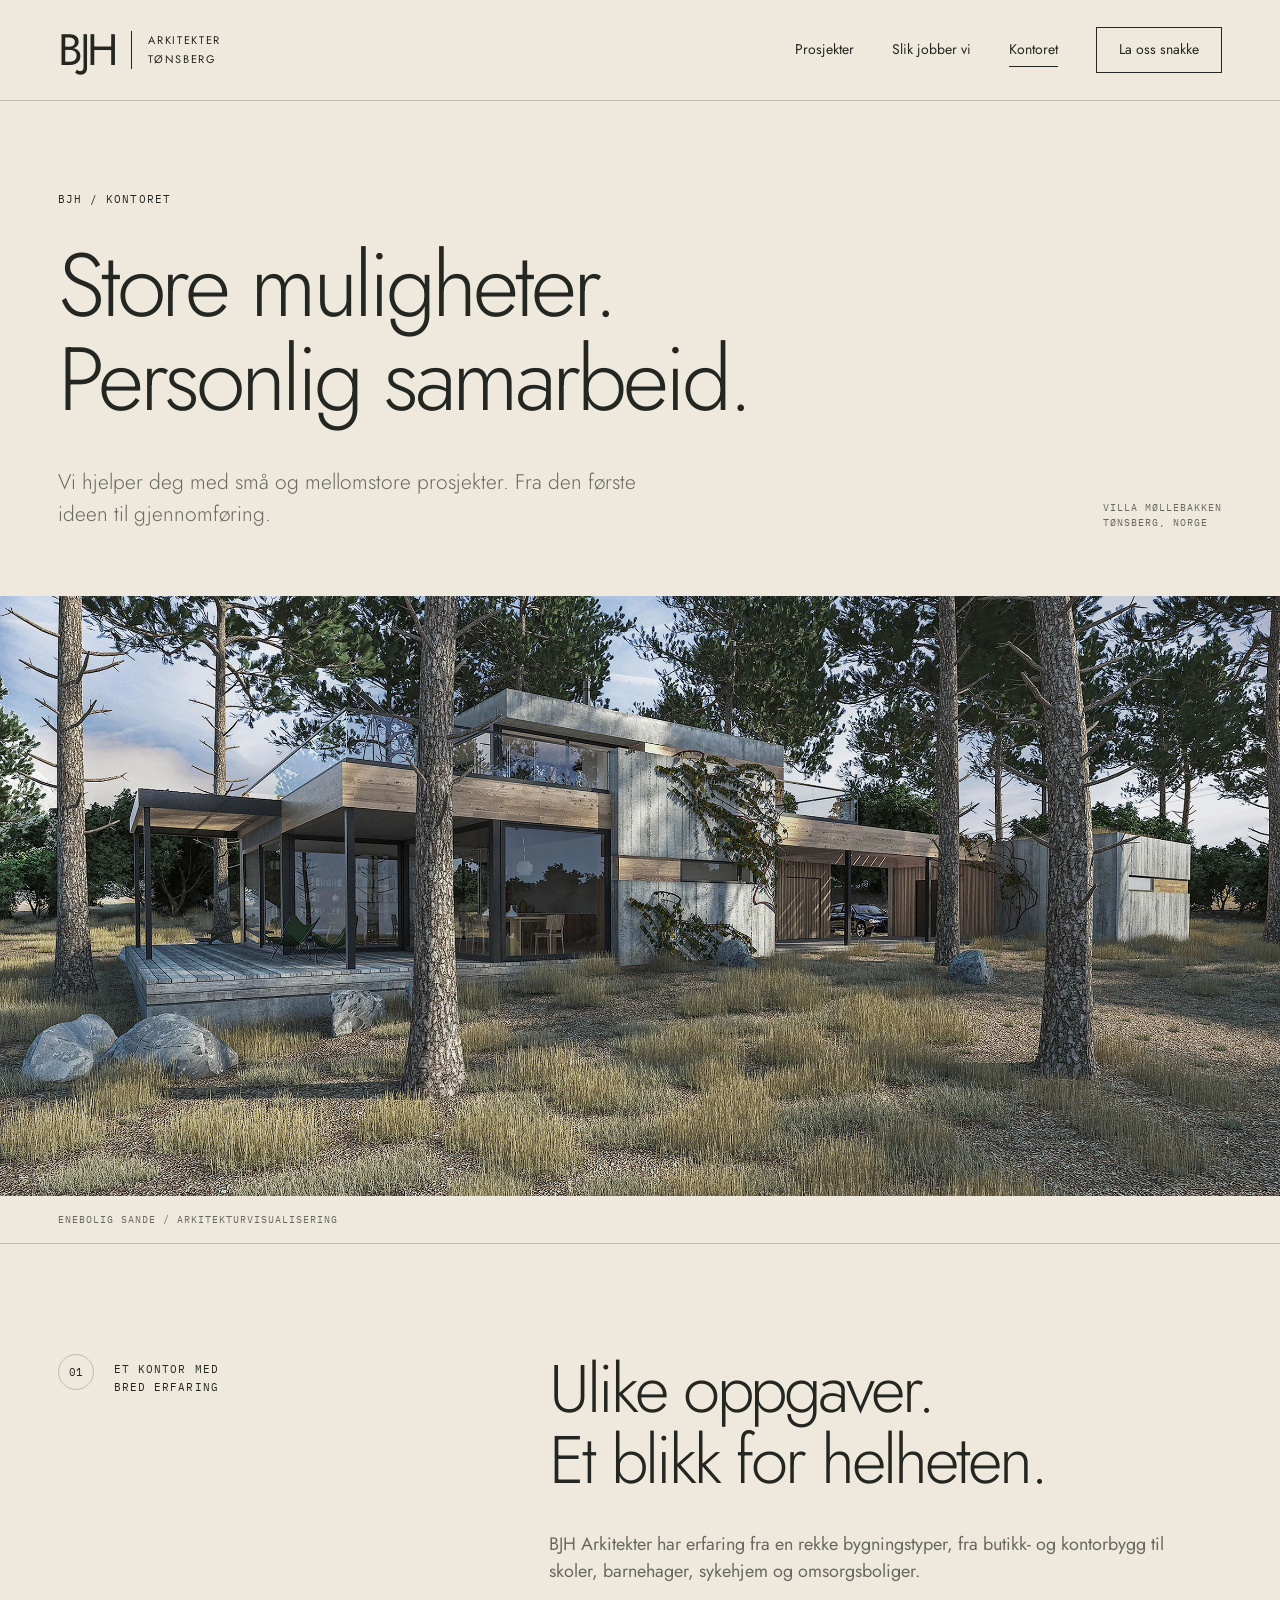
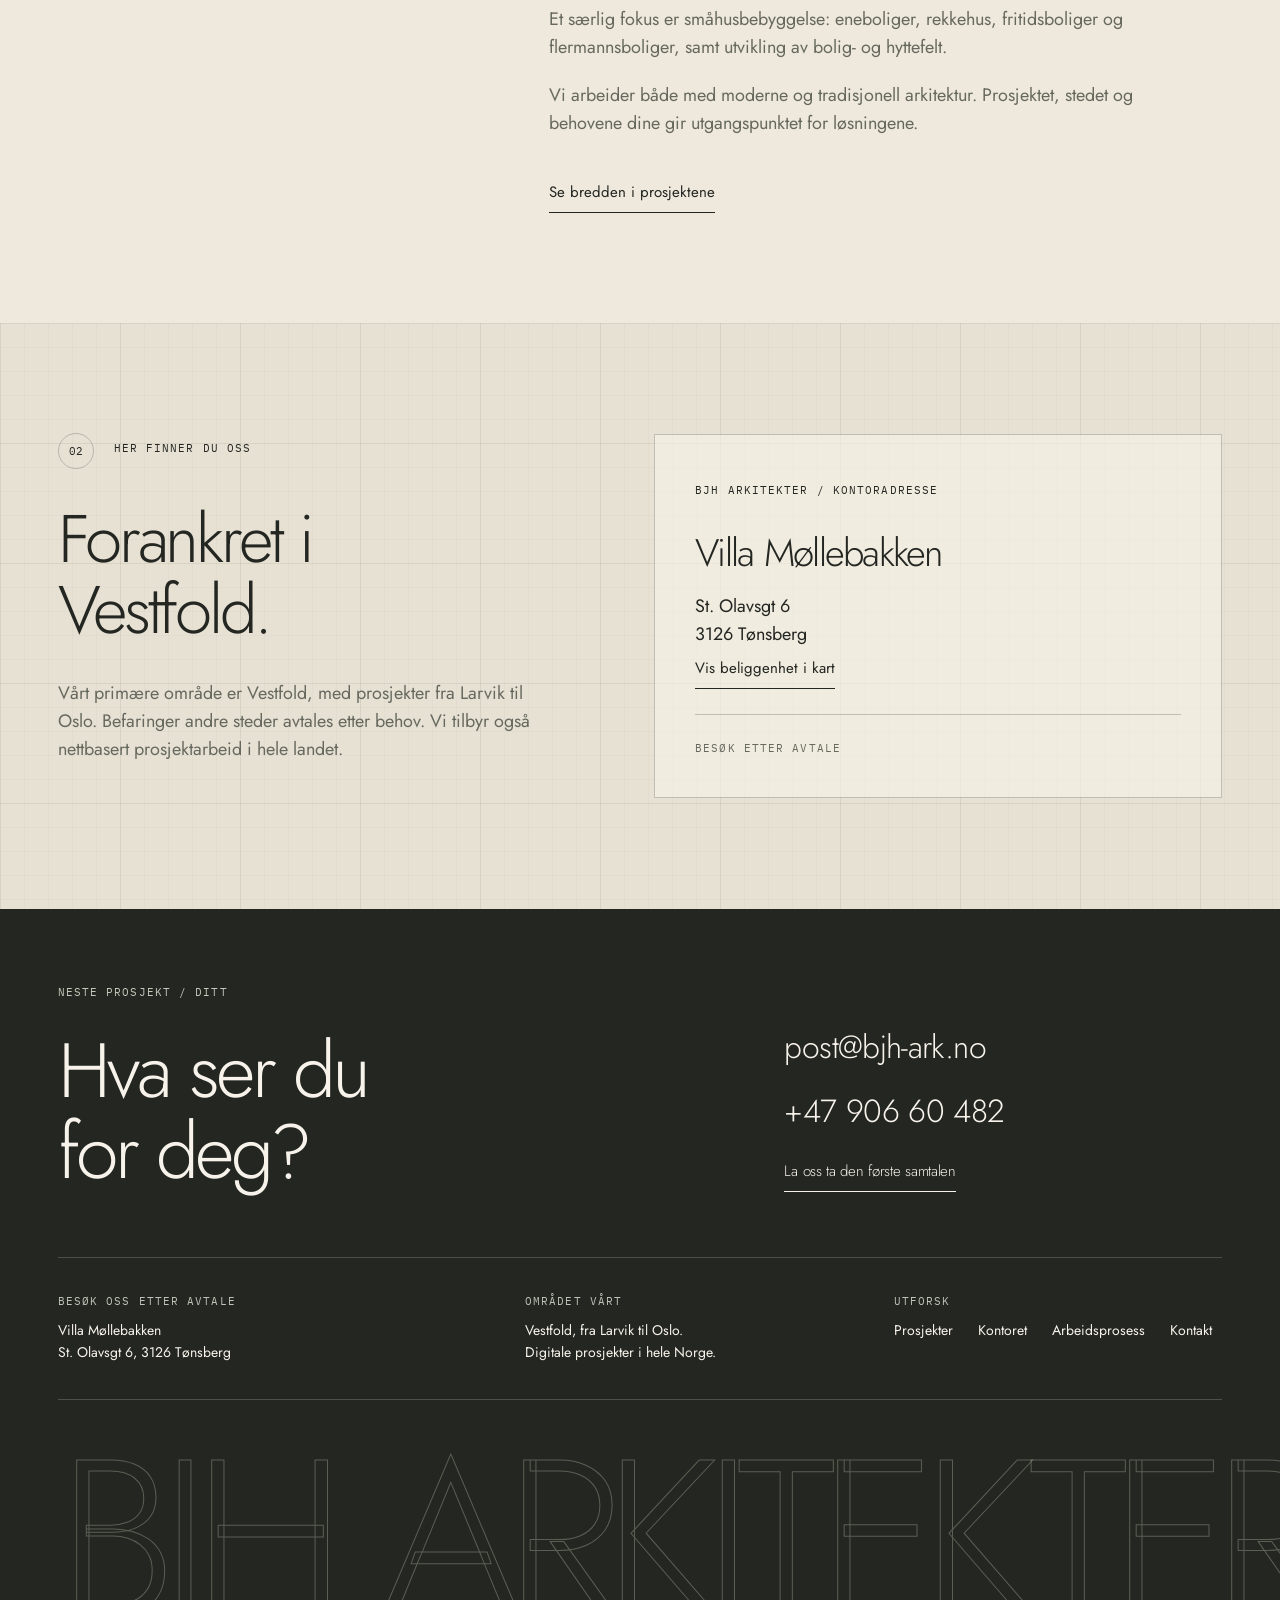
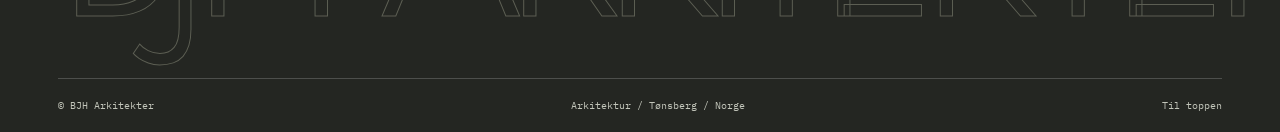
<file: kontoret.html>
<!doctype html><html lang="nb"><head><meta charset="UTF-8"><meta name="viewport" content="width=device-width,initial-scale=1"><title>Kontoret i Tønsberg | BJH Arkitekter</title><meta name="description" content="Bli kjent med BJH Arkitekter. Et arkitektkontor i Villa Møllebakken i Tønsberg, med prosjekter i Vestfold og resten av Norge."><meta name="theme-color" content="#242622"><meta property="og:title" content="Kontoret i Tønsberg | BJH Arkitekter"><meta property="og:description" content="Bli kjent med BJH Arkitekter. Et arkitektkontor i Villa Møllebakken i Tønsberg, med prosjekter i Vestfold og resten av Norge."><meta property="og:type" content="website"><link rel="icon" href="favicon.svg" type="image/svg+xml"><link rel="preload" href="assets/fonts/jost-300.ttf" as="font" type="font/ttf" crossorigin><link rel="stylesheet" href="styles.css"><script src="app.js" defer></script><script type="application/ld+json">{"@context": "https://schema.org", "@type": "ProfessionalService", "name": "BJH Arkitekter", "description": "Arkitektkontor i Tønsberg med prosjekter innen bolig, fritidsbolig, ombygging og boligutvikling.", "telephone": "+4790660482", "email": "post@bjh-ark.no", "address": {"@type": "PostalAddress", "streetAddress": "St. Olavsgt 6", "postalCode": "3126", "addressLocality": "Tønsberg", "addressCountry": "NO"}, "areaServed": ["Vestfold", "Norge"]}</script></head><body id="top"><a class="skip" href="#innhold">Hopp til innhold</a><header class="site-header inner"><a class="brand" href="index.html" aria-label="BJH Arkitekter, hjem"><span class="brand-mark">BJH</span><span class="brand-name">Arkitekter<br>Tønsberg</span></a><button class="menu-toggle" aria-controls="main-nav" aria-expanded="false" aria-label="Åpne meny">Meny<span class="menu-lines"></span></button><nav id="main-nav" aria-label="Hovedmeny"><a href="prosjekter.html" >Prosjekter</a><a href="arbeidsprosess.html" >Slik jobber vi</a><a href="kontoret.html" aria-current="page">Kontoret</a><a class="nav-contact" href="kontakt.html">La oss snakke</a></nav></header><main id="innhold"><section class="page-intro wrap"><span class="eyebrow">BJH / Kontoret</span><h1>Store muligheter.<br>Personlig samarbeid.</h1><div class="intro-caption"><p>Vi hjelper deg med små og mellomstore prosjekter. Fra den første ideen til gjennomføring.</p><span class="mono">Villa Møllebakken<br>Tønsberg, Norge</span></div></section><figure class="office-banner"><img class="" src="assets/modern-10.webp" srcset="assets/modern-10-small.webp 850w, assets/modern-10.webp 2400w" sizes="100vw" alt="Enebolig Sande, visualisering fra BJHs portefølje" width="2400" height="1350" fetchpriority=high decoding="async"><figcaption class="wrap mono">Enebolig Sande / Arkitekturvisualisering</figcaption></figure><section class="section wrap intro-layout"><div class="section-label"><span class="folio">01</span><span class="mono">Et kontor med<br>bred erfaring</span></div><div><h2>Ulike oppgaver.<br>Et blikk for helheten.</h2><div class="prose"><p>BJH Arkitekter har erfaring fra en rekke bygningstyper, fra butikk- og kontorbygg til skoler, barnehager, sykehjem og omsorgsboliger.</p><p>Et særlig fokus er småhusbebyggelse: eneboliger, rekkehus, fritidsboliger og flermannsboliger, samt utvikling av bolig- og hyttefelt.</p><p>Vi arbeider både med moderne og tradisjonell arkitektur. Prosjektet, stedet og behovene dine gir utgangspunktet for løsningene.</p></div><a class="text-link" href="prosjekter.html">Se bredden i prosjektene</a></div></section><section class="section wrap blueprint"><div class="drawing-layout"><div><div class="section-label"><span class="folio">02</span><span class="mono">Her finner du oss</span></div><h2 class="spaced-heading">Forankret i<br>Vestfold.</h2><p class="prose">Vårt primære område er Vestfold, med prosjekter fra Larvik til Oslo. Befaringer andre steder avtales etter behov. Vi tilbyr også nettbasert prosjektarbeid i hele landet.</p></div><div class="address-sheet"><span class="mono">BJH Arkitekter / Kontoradresse</span><h3>Villa Møllebakken</h3><p>St. Olavsgt 6<br>3126 Tønsberg</p><a class="text-link" href="https://www.google.com/maps/search/?api=1&query=Villa+M%C3%B8llebakken+St.+Olavsgt+6+T%C3%B8nsberg" target="_blank" rel="noopener noreferrer">Vis beliggenhet i kart</a><span class="mono muted">Besøk etter avtale</span></div></div></section></main><footer class="site-footer wrap" id="kontakt"><div class="footer-head"><div><span class="eyebrow">Neste prosjekt / Ditt</span><h2>Hva ser du<br>for deg?</h2></div><div class="footer-contact"><a href="mailto:post@bjh-ark.no">post@bjh-ark.no</a><a href="tel:+4790660482">+47 906 60 482</a><a class="text-link" href="kontakt.html">La oss ta den første samtalen</a></div></div><div class="footer-details"><div><span class="mono">Besøk oss etter avtale</span>Villa Møllebakken<br>St. Olavsgt 6, 3126 Tønsberg</div><div><span class="mono">Området vårt</span>Vestfold, fra Larvik til Oslo.<br>Digitale prosjekter i hele Norge.</div><div><span class="mono">Utforsk</span><div class="footer-links"><a href="prosjekter.html">Prosjekter</a><a href="kontoret.html">Kontoret</a><a href="arbeidsprosess.html">Arbeidsprosess</a><a href="kontakt.html">Kontakt</a></div></div></div><div class="footer-wordmark" aria-hidden="true">BJH ARKITEKTER</div><div class="footer-bottom"><span>© BJH Arkitekter</span><span>Arkitektur / Tønsberg / Norge</span><a href="#top">Til toppen</a></div></footer></body></html>
</file>
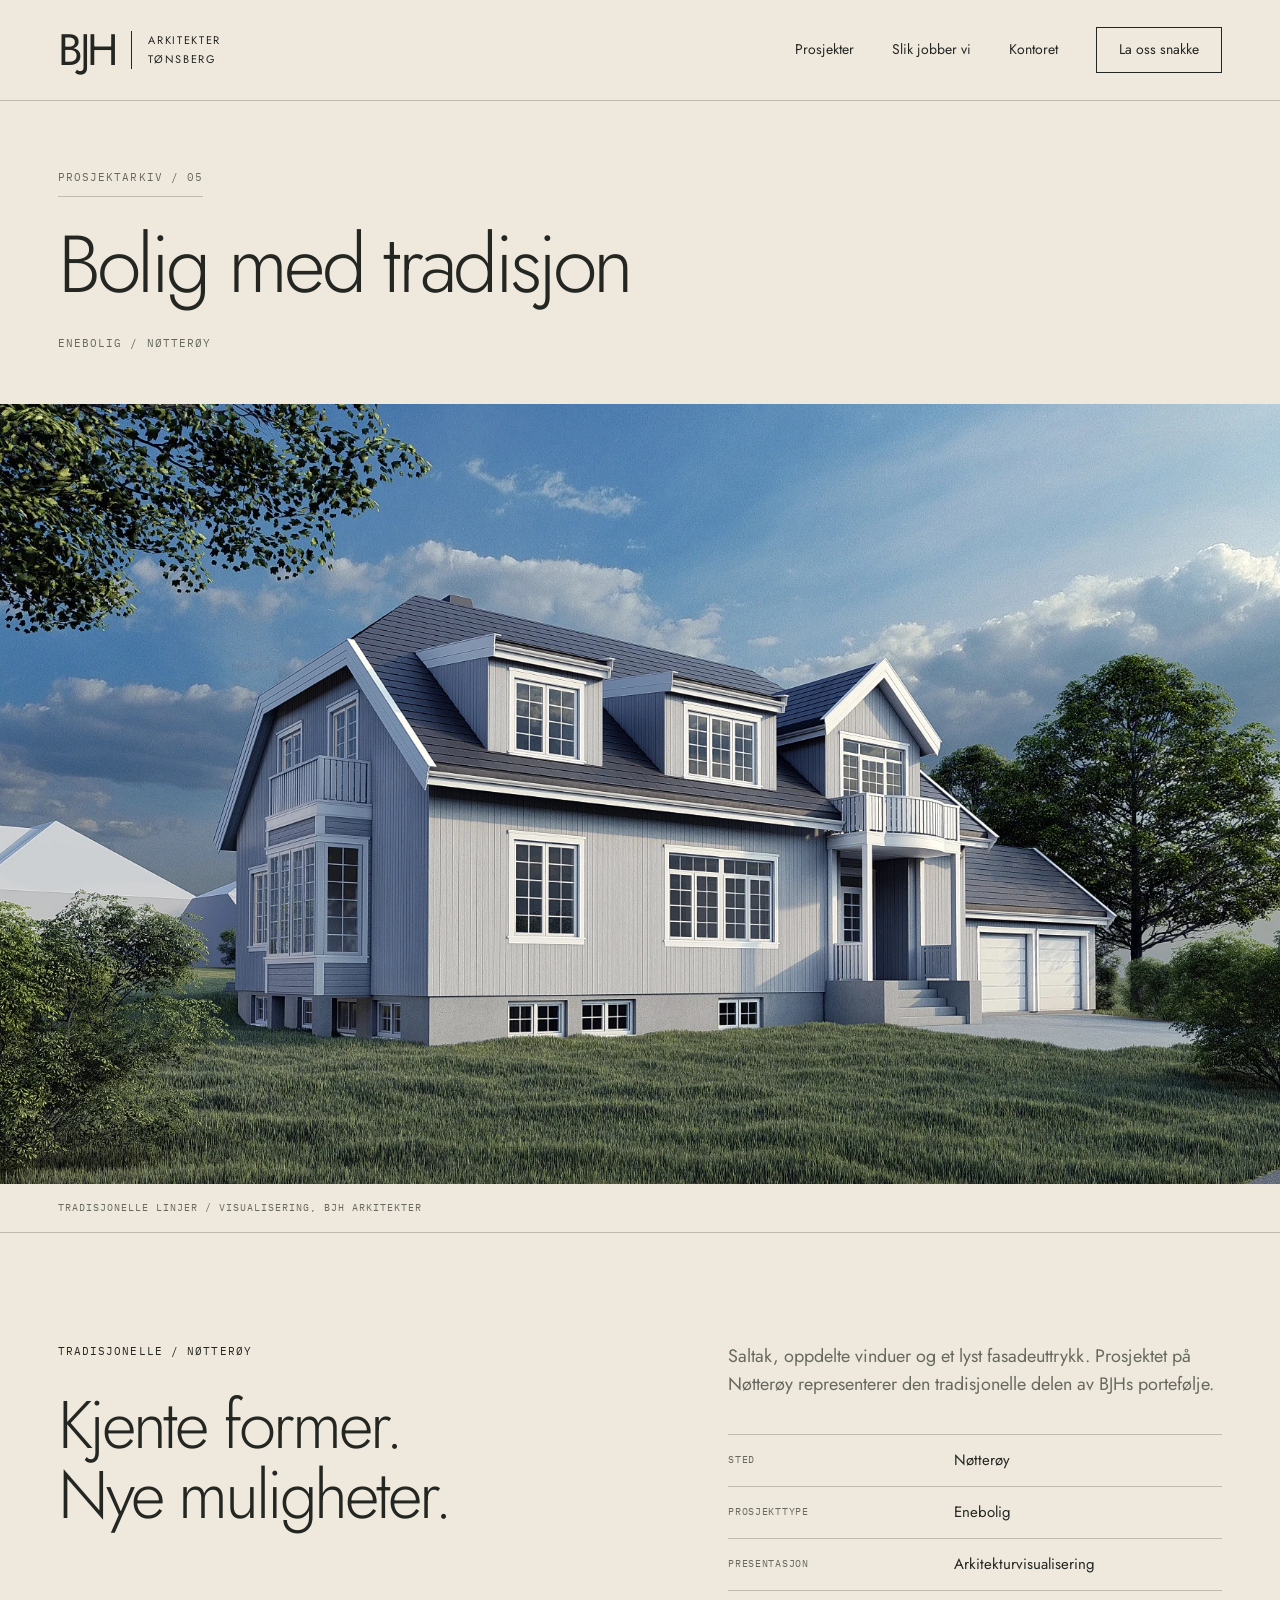
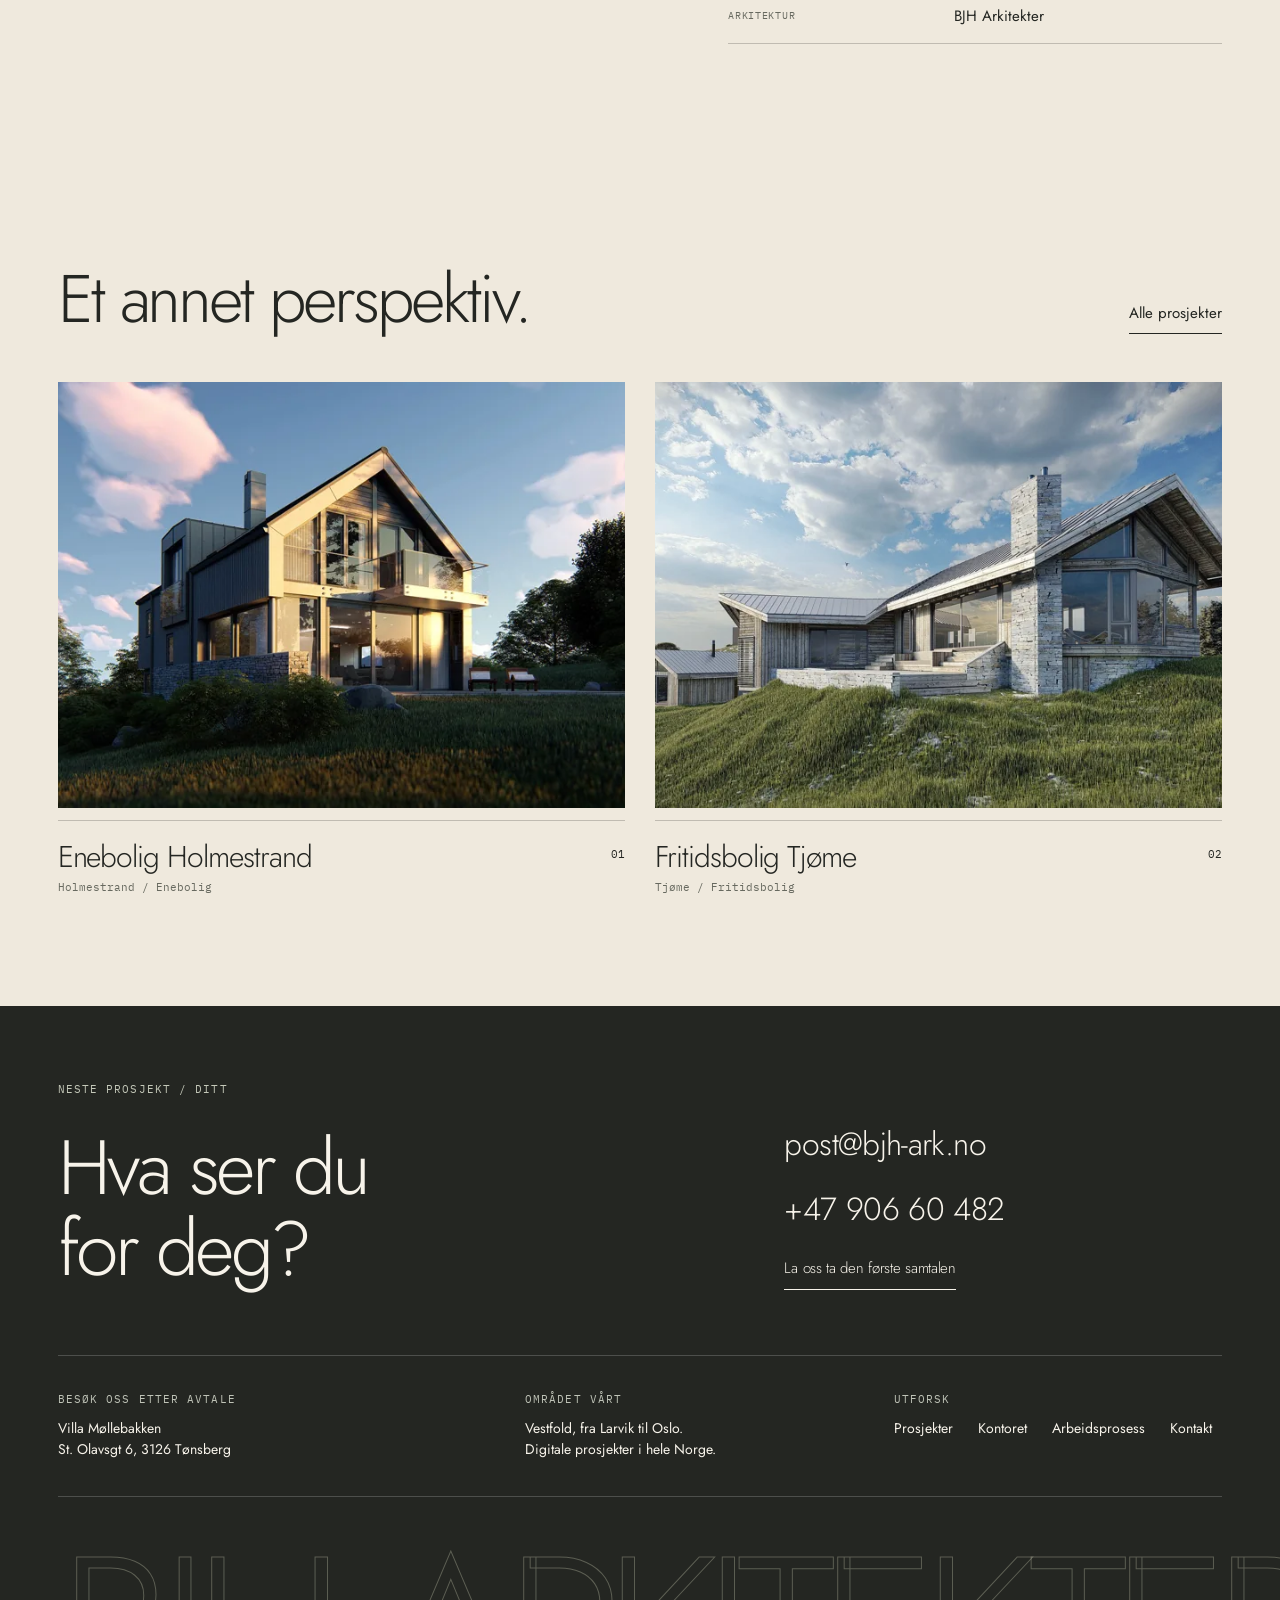
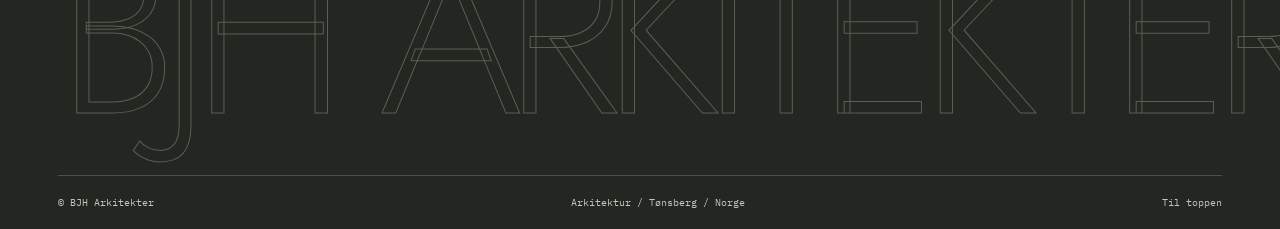
<file: notteroy-tradisjonell.html>
<!doctype html><html lang="nb"><head><meta charset="UTF-8"><meta name="viewport" content="width=device-width,initial-scale=1"><title>Bolig med tradisjon | BJH Arkitekter</title><meta name="description" content="Saltak, oppdelte vinduer og et lyst fasadeuttrykk. Prosjektet på Nøtterøy representerer den tradisjonelle delen av BJHs portefølje."><meta name="theme-color" content="#242622"><meta property="og:title" content="Bolig med tradisjon | BJH Arkitekter"><meta property="og:description" content="Saltak, oppdelte vinduer og et lyst fasadeuttrykk. Prosjektet på Nøtterøy representerer den tradisjonelle delen av BJHs portefølje."><meta property="og:type" content="website"><link rel="icon" href="favicon.svg" type="image/svg+xml"><link rel="preload" href="assets/fonts/jost-300.ttf" as="font" type="font/ttf" crossorigin><link rel="stylesheet" href="styles.css"><script src="app.js" defer></script><script type="application/ld+json">{"@context": "https://schema.org", "@type": "ProfessionalService", "name": "BJH Arkitekter", "description": "Arkitektkontor i Tønsberg med prosjekter innen bolig, fritidsbolig, ombygging og boligutvikling.", "telephone": "+4790660482", "email": "post@bjh-ark.no", "address": {"@type": "PostalAddress", "streetAddress": "St. Olavsgt 6", "postalCode": "3126", "addressLocality": "Tønsberg", "addressCountry": "NO"}, "areaServed": ["Vestfold", "Norge"]}</script></head><body id="top"><a class="skip" href="#innhold">Hopp til innhold</a><header class="site-header inner"><a class="brand" href="index.html" aria-label="BJH Arkitekter, hjem"><span class="brand-mark">BJH</span><span class="brand-name">Arkitekter<br>Tønsberg</span></a><button class="menu-toggle" aria-controls="main-nav" aria-expanded="false" aria-label="Åpne meny">Meny<span class="menu-lines"></span></button><nav id="main-nav" aria-label="Hovedmeny"><a href="prosjekter.html" >Prosjekter</a><a href="arbeidsprosess.html" >Slik jobber vi</a><a href="kontoret.html" >Kontoret</a><a class="nav-contact" href="kontakt.html">La oss snakke</a></nav></header><main id="innhold"><section class="project-heading wrap"><a class="mono back-link" href="prosjekter.html">Prosjektarkiv / 05</a><h1>Bolig med tradisjon</h1><span class="mono">Enebolig / Nøtterøy</span></section><figure class="case-cover"><img class="" src="assets/traditional-02.webp" srcset="assets/traditional-02-small.webp 850w, assets/traditional-02.webp 1920w" sizes="100vw" alt="Bolig med tradisjon, visualisering av BJH Arkitekter" width="1920" height="1080" fetchpriority=high decoding="async"><figcaption class="wrap mono">Tradisjonelle linjer / Visualisering, BJH Arkitekter</figcaption></figure><section class="section wrap case-intro"><div><span class="eyebrow">Tradisjonelle / Nøtterøy</span><h2>Kjente former.<br>Nye muligheter.</h2></div><div><p>Saltak, oppdelte vinduer og et lyst fasadeuttrykk. Prosjektet på Nøtterøy representerer den tradisjonelle delen av BJHs portefølje.</p><dl class="project-facts"><div><dt>Sted</dt><dd>Nøtterøy</dd></div><div><dt>Prosjekttype</dt><dd>Enebolig</dd></div><div><dt>Presentasjon</dt><dd>Arkitekturvisualisering</dd></div><div><dt>Arkitektur</dt><dd>BJH Arkitekter</dd></div></dl></div></section><section class="section wrap"><div class="section-head"><h2>Et annet perspektiv.</h2><a class="text-link" href="prosjekter.html">Alle prosjekter</a></div><div class="project-grid"><a class="project-card reveal" href="holmestrand.html" data-category="Moderne"><div class="project-image"><img class="" src="assets/about-01.webp" srcset="assets/about-01-small.webp 850w, assets/about-01.webp 1920w" sizes="(max-width: 767px) 100vw, 50vw" alt="Enebolig Holmestrand, BJHs arkitekturvisualisering" width="1920" height="1080" loading=lazy decoding="async"><span class="project-view">Se prosjektet</span></div><div class="project-meta"><div><h3>Enebolig Holmestrand</h3><p>Holmestrand / Enebolig</p></div><span class="project-number">01</span></div></a><a class="project-card reveal" href="tjome.html" data-category="Moderne"><div class="project-image"><img class="" src="assets/tjome-01.webp" srcset="assets/tjome-01-small.webp 850w, assets/tjome-01.webp 1920w" sizes="(max-width: 767px) 100vw, 50vw" alt="Fritidsbolig Tjøme, BJHs arkitekturvisualisering" width="1920" height="1080" loading=lazy decoding="async"><span class="project-view">Se prosjektet</span></div><div class="project-meta"><div><h3>Fritidsbolig Tjøme</h3><p>Tjøme / Fritidsbolig</p></div><span class="project-number">02</span></div></a></div></section></main><footer class="site-footer wrap" id="kontakt"><div class="footer-head"><div><span class="eyebrow">Neste prosjekt / Ditt</span><h2>Hva ser du<br>for deg?</h2></div><div class="footer-contact"><a href="mailto:post@bjh-ark.no">post@bjh-ark.no</a><a href="tel:+4790660482">+47 906 60 482</a><a class="text-link" href="kontakt.html">La oss ta den første samtalen</a></div></div><div class="footer-details"><div><span class="mono">Besøk oss etter avtale</span>Villa Møllebakken<br>St. Olavsgt 6, 3126 Tønsberg</div><div><span class="mono">Området vårt</span>Vestfold, fra Larvik til Oslo.<br>Digitale prosjekter i hele Norge.</div><div><span class="mono">Utforsk</span><div class="footer-links"><a href="prosjekter.html">Prosjekter</a><a href="kontoret.html">Kontoret</a><a href="arbeidsprosess.html">Arbeidsprosess</a><a href="kontakt.html">Kontakt</a></div></div></div><div class="footer-wordmark" aria-hidden="true">BJH ARKITEKTER</div><div class="footer-bottom"><span>© BJH Arkitekter</span><span>Arkitektur / Tønsberg / Norge</span><a href="#top">Til toppen</a></div></footer></body></html>
</file>
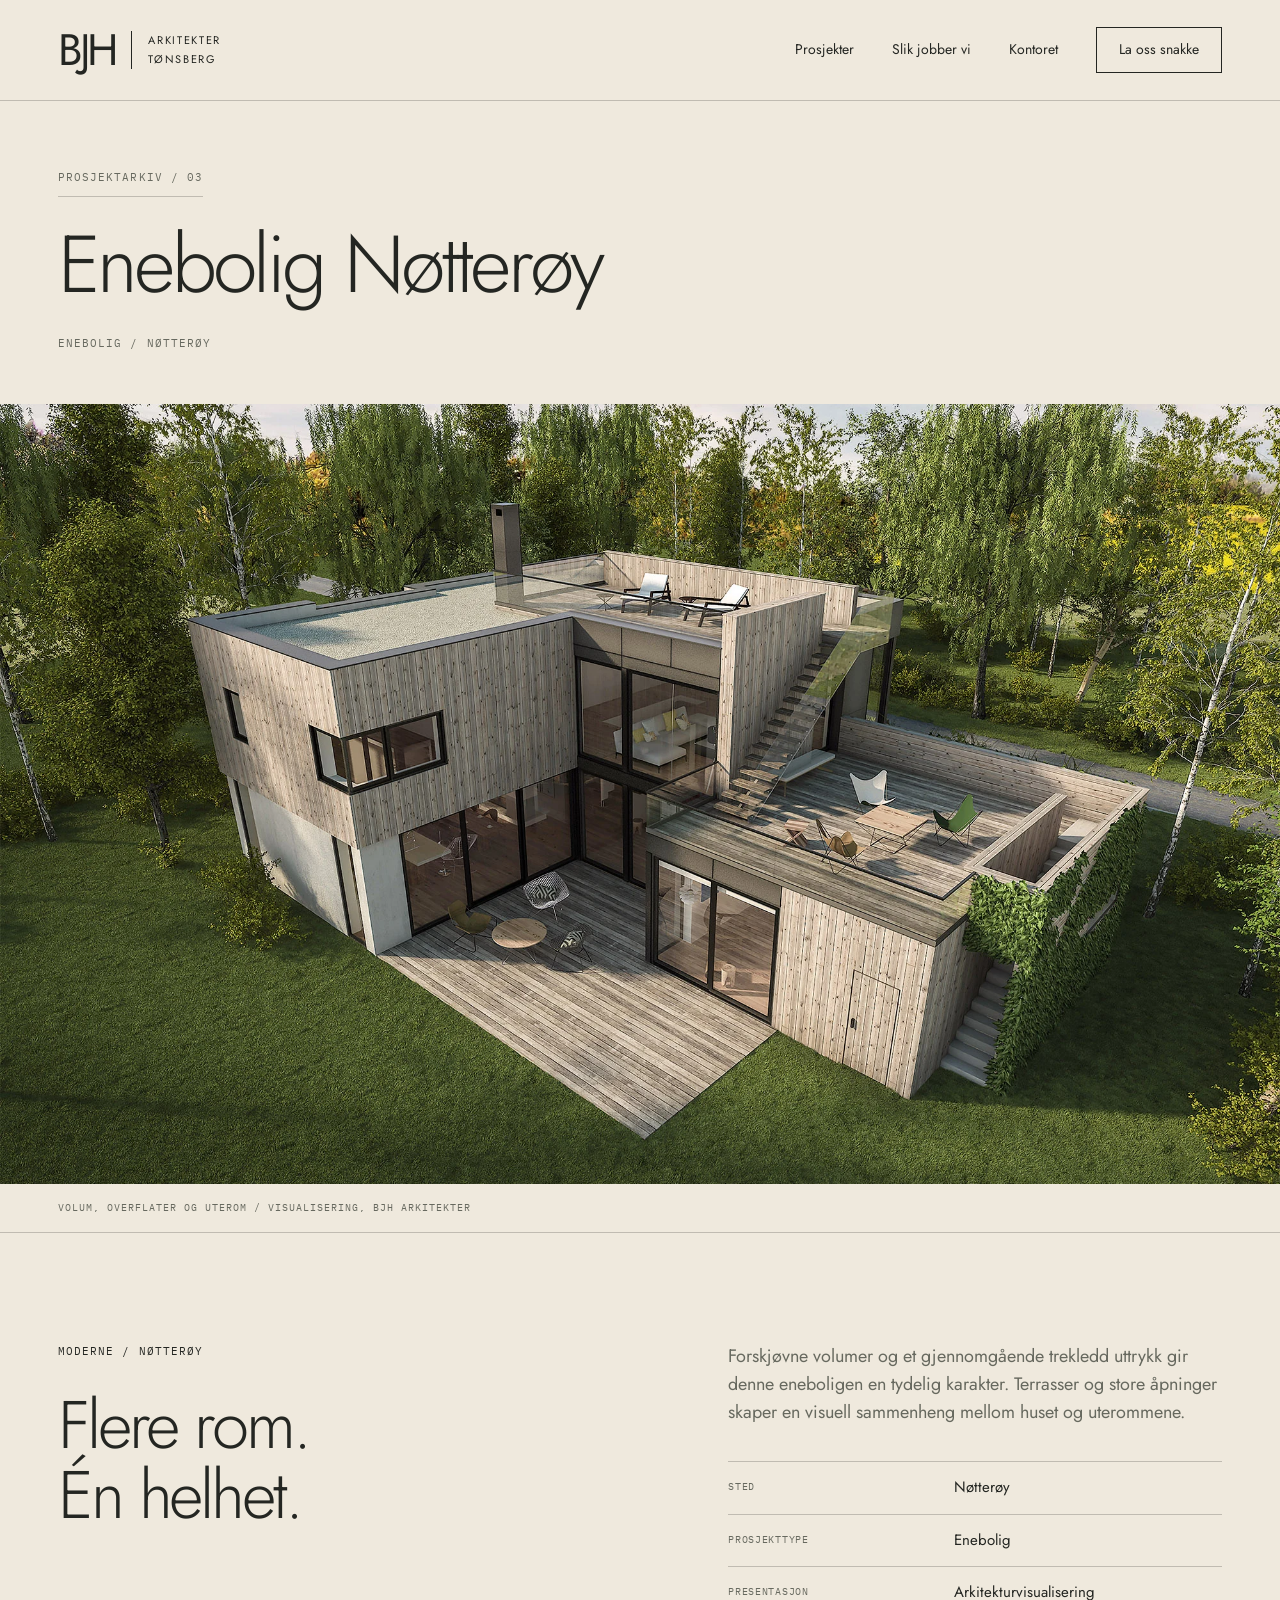
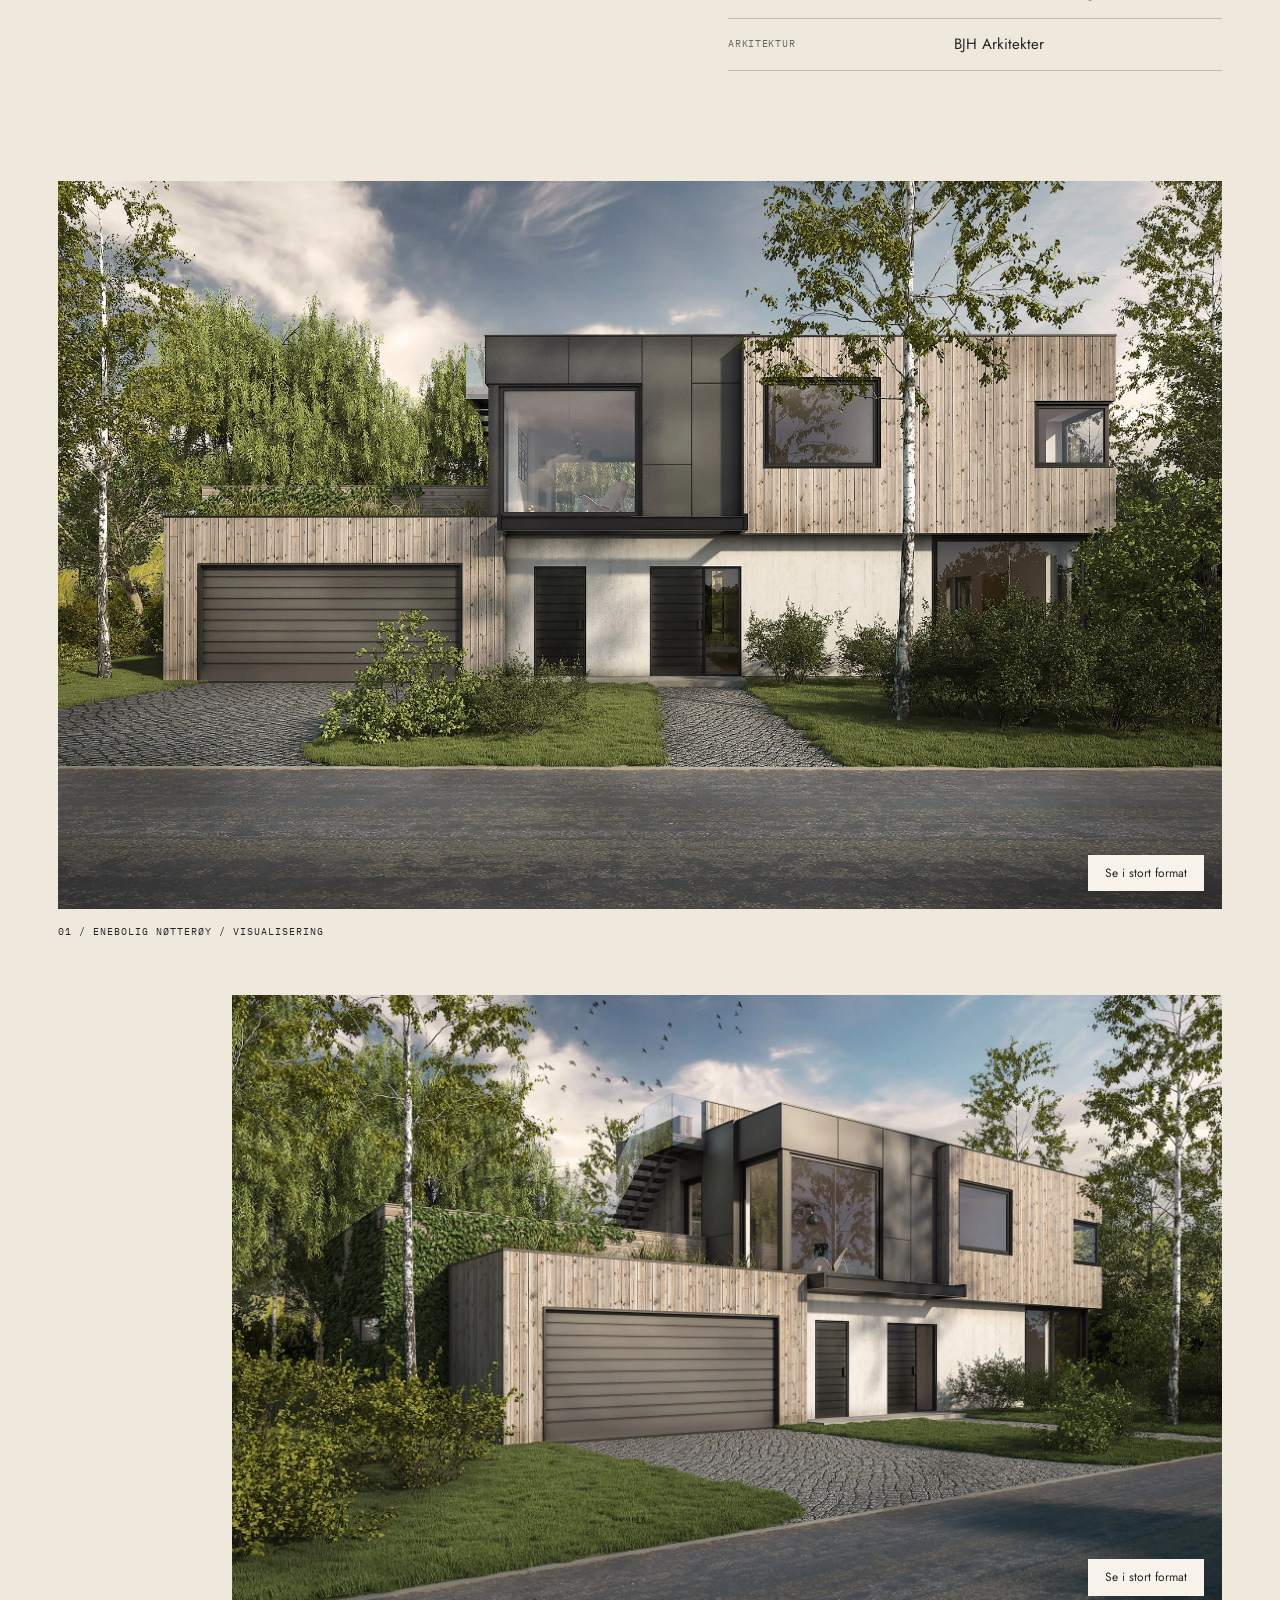
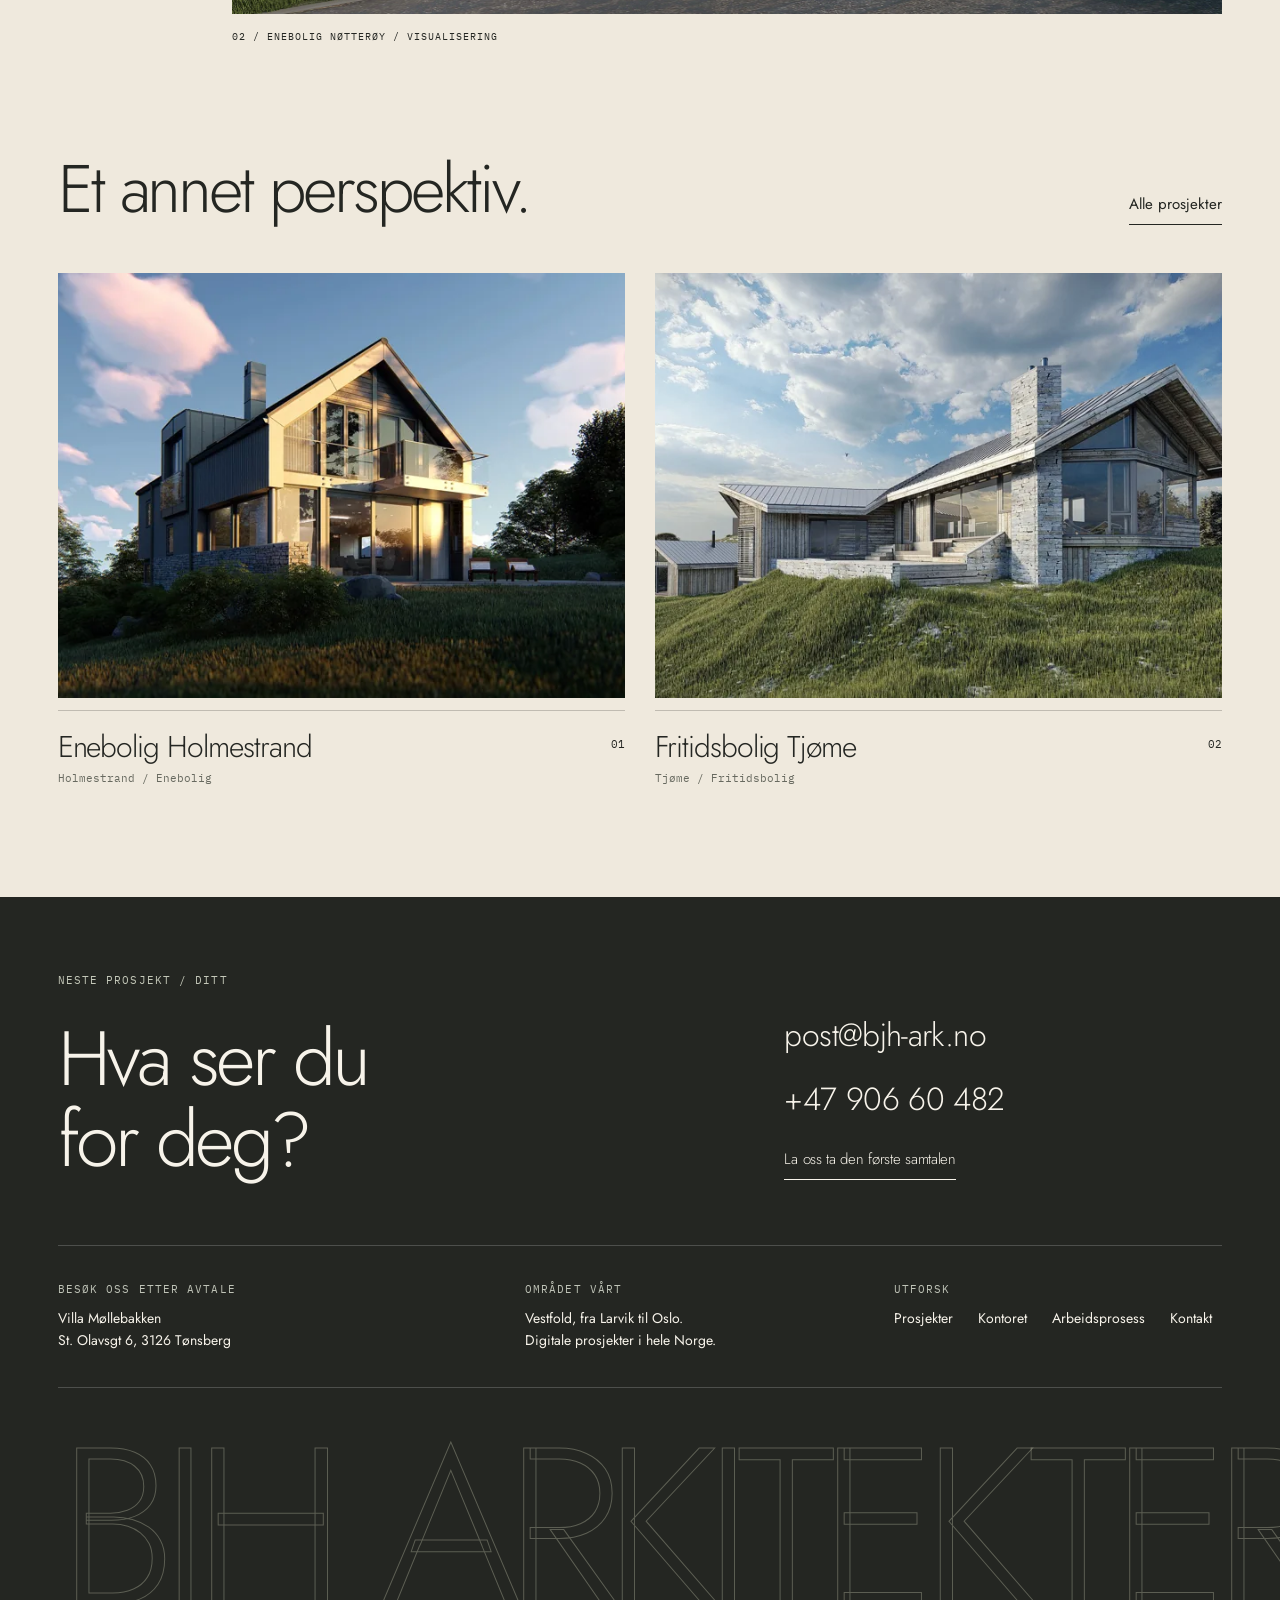
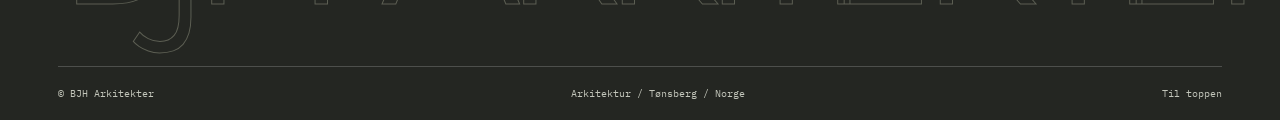
<file: notteroy.html>
<!doctype html><html lang="nb"><head><meta charset="UTF-8"><meta name="viewport" content="width=device-width,initial-scale=1"><title>Enebolig Nøtterøy | BJH Arkitekter</title><meta name="description" content="Forskjøvne volumer og et gjennomgående trekledd uttrykk gir denne eneboligen en tydelig karakter. Terrasser og store åpninger skaper en visuell sammenheng mellom huset og uterommene."><meta name="theme-color" content="#242622"><meta property="og:title" content="Enebolig Nøtterøy | BJH Arkitekter"><meta property="og:description" content="Forskjøvne volumer og et gjennomgående trekledd uttrykk gir denne eneboligen en tydelig karakter. Terrasser og store åpninger skaper en visuell sammenheng mellom huset og uterommene."><meta property="og:type" content="website"><link rel="icon" href="favicon.svg" type="image/svg+xml"><link rel="preload" href="assets/fonts/jost-300.ttf" as="font" type="font/ttf" crossorigin><link rel="stylesheet" href="styles.css"><script src="app.js" defer></script><script type="application/ld+json">{"@context": "https://schema.org", "@type": "ProfessionalService", "name": "BJH Arkitekter", "description": "Arkitektkontor i Tønsberg med prosjekter innen bolig, fritidsbolig, ombygging og boligutvikling.", "telephone": "+4790660482", "email": "post@bjh-ark.no", "address": {"@type": "PostalAddress", "streetAddress": "St. Olavsgt 6", "postalCode": "3126", "addressLocality": "Tønsberg", "addressCountry": "NO"}, "areaServed": ["Vestfold", "Norge"]}</script></head><body id="top"><a class="skip" href="#innhold">Hopp til innhold</a><header class="site-header inner"><a class="brand" href="index.html" aria-label="BJH Arkitekter, hjem"><span class="brand-mark">BJH</span><span class="brand-name">Arkitekter<br>Tønsberg</span></a><button class="menu-toggle" aria-controls="main-nav" aria-expanded="false" aria-label="Åpne meny">Meny<span class="menu-lines"></span></button><nav id="main-nav" aria-label="Hovedmeny"><a href="prosjekter.html" >Prosjekter</a><a href="arbeidsprosess.html" >Slik jobber vi</a><a href="kontoret.html" >Kontoret</a><a class="nav-contact" href="kontakt.html">La oss snakke</a></nav></header><main id="innhold"><section class="project-heading wrap"><a class="mono back-link" href="prosjekter.html">Prosjektarkiv / 03</a><h1>Enebolig Nøtterøy</h1><span class="mono">Enebolig / Nøtterøy</span></section><figure class="case-cover"><img class="" src="assets/notteroy-02.webp" srcset="assets/notteroy-02-small.webp 850w, assets/notteroy-02.webp 2000w" sizes="100vw" alt="Enebolig Nøtterøy, visualisering av BJH Arkitekter" width="2000" height="1250" fetchpriority=high decoding="async"><figcaption class="wrap mono">Volum, overflater og uterom / Visualisering, BJH Arkitekter</figcaption></figure><section class="section wrap case-intro"><div><span class="eyebrow">Moderne / Nøtterøy</span><h2>Flere rom.<br>Én helhet.</h2></div><div><p>Forskjøvne volumer og et gjennomgående trekledd uttrykk gir denne eneboligen en tydelig karakter. Terrasser og store åpninger skaper en visuell sammenheng mellom huset og uterommene.</p><dl class="project-facts"><div><dt>Sted</dt><dd>Nøtterøy</dd></div><div><dt>Prosjekttype</dt><dd>Enebolig</dd></div><div><dt>Presentasjon</dt><dd>Arkitekturvisualisering</dd></div><div><dt>Arkitektur</dt><dd>BJH Arkitekter</dd></div></dl></div></section><section class="wrap case-gallery" aria-label="Prosjektgalleri"><figure class="reveal "><button class="gallery-open" data-full="assets/notteroy-01.webp" data-caption="Enebolig Nøtterøy / Visualisering" aria-label="Åpne bilde 1 av Enebolig Nøtterøy i stort format"><img class="" src="assets/notteroy-01.webp" srcset="assets/notteroy-01-small.webp 850w, assets/notteroy-01.webp 2000w" sizes="(max-width:767px) 100vw, 80vw" alt="Enebolig Nøtterøy, prosjektillustrasjon 1" width="2000" height="1250" loading=lazy decoding="async"><span>Se i stort format</span></button><figcaption class="mono">01 / Enebolig Nøtterøy / Visualisering</figcaption></figure><figure class="reveal "><button class="gallery-open" data-full="assets/notteroy-03.webp" data-caption="Enebolig Nøtterøy / Visualisering" aria-label="Åpne bilde 2 av Enebolig Nøtterøy i stort format"><img class="" src="assets/notteroy-03.webp" srcset="assets/notteroy-03-small.webp 850w, assets/notteroy-03.webp 2000w" sizes="(max-width:767px) 100vw, 80vw" alt="Enebolig Nøtterøy, prosjektillustrasjon 2" width="2000" height="1250" loading=lazy decoding="async"><span>Se i stort format</span></button><figcaption class="mono">02 / Enebolig Nøtterøy / Visualisering</figcaption></figure></section><dialog class="lightbox"><button class="lightbox-close" aria-label="Lukk bildefremvisning">Lukk ×</button><img src="assets/notteroy-02.webp" alt=""><p></p></dialog><section class="section wrap"><div class="section-head"><h2>Et annet perspektiv.</h2><a class="text-link" href="prosjekter.html">Alle prosjekter</a></div><div class="project-grid"><a class="project-card reveal" href="holmestrand.html" data-category="Moderne"><div class="project-image"><img class="" src="assets/about-01.webp" srcset="assets/about-01-small.webp 850w, assets/about-01.webp 1920w" sizes="(max-width: 767px) 100vw, 50vw" alt="Enebolig Holmestrand, BJHs arkitekturvisualisering" width="1920" height="1080" loading=lazy decoding="async"><span class="project-view">Se prosjektet</span></div><div class="project-meta"><div><h3>Enebolig Holmestrand</h3><p>Holmestrand / Enebolig</p></div><span class="project-number">01</span></div></a><a class="project-card reveal" href="tjome.html" data-category="Moderne"><div class="project-image"><img class="" src="assets/tjome-01.webp" srcset="assets/tjome-01-small.webp 850w, assets/tjome-01.webp 1920w" sizes="(max-width: 767px) 100vw, 50vw" alt="Fritidsbolig Tjøme, BJHs arkitekturvisualisering" width="1920" height="1080" loading=lazy decoding="async"><span class="project-view">Se prosjektet</span></div><div class="project-meta"><div><h3>Fritidsbolig Tjøme</h3><p>Tjøme / Fritidsbolig</p></div><span class="project-number">02</span></div></a></div></section></main><footer class="site-footer wrap" id="kontakt"><div class="footer-head"><div><span class="eyebrow">Neste prosjekt / Ditt</span><h2>Hva ser du<br>for deg?</h2></div><div class="footer-contact"><a href="mailto:post@bjh-ark.no">post@bjh-ark.no</a><a href="tel:+4790660482">+47 906 60 482</a><a class="text-link" href="kontakt.html">La oss ta den første samtalen</a></div></div><div class="footer-details"><div><span class="mono">Besøk oss etter avtale</span>Villa Møllebakken<br>St. Olavsgt 6, 3126 Tønsberg</div><div><span class="mono">Området vårt</span>Vestfold, fra Larvik til Oslo.<br>Digitale prosjekter i hele Norge.</div><div><span class="mono">Utforsk</span><div class="footer-links"><a href="prosjekter.html">Prosjekter</a><a href="kontoret.html">Kontoret</a><a href="arbeidsprosess.html">Arbeidsprosess</a><a href="kontakt.html">Kontakt</a></div></div></div><div class="footer-wordmark" aria-hidden="true">BJH ARKITEKTER</div><div class="footer-bottom"><span>© BJH Arkitekter</span><span>Arkitektur / Tønsberg / Norge</span><a href="#top">Til toppen</a></div></footer></body></html>
</file>
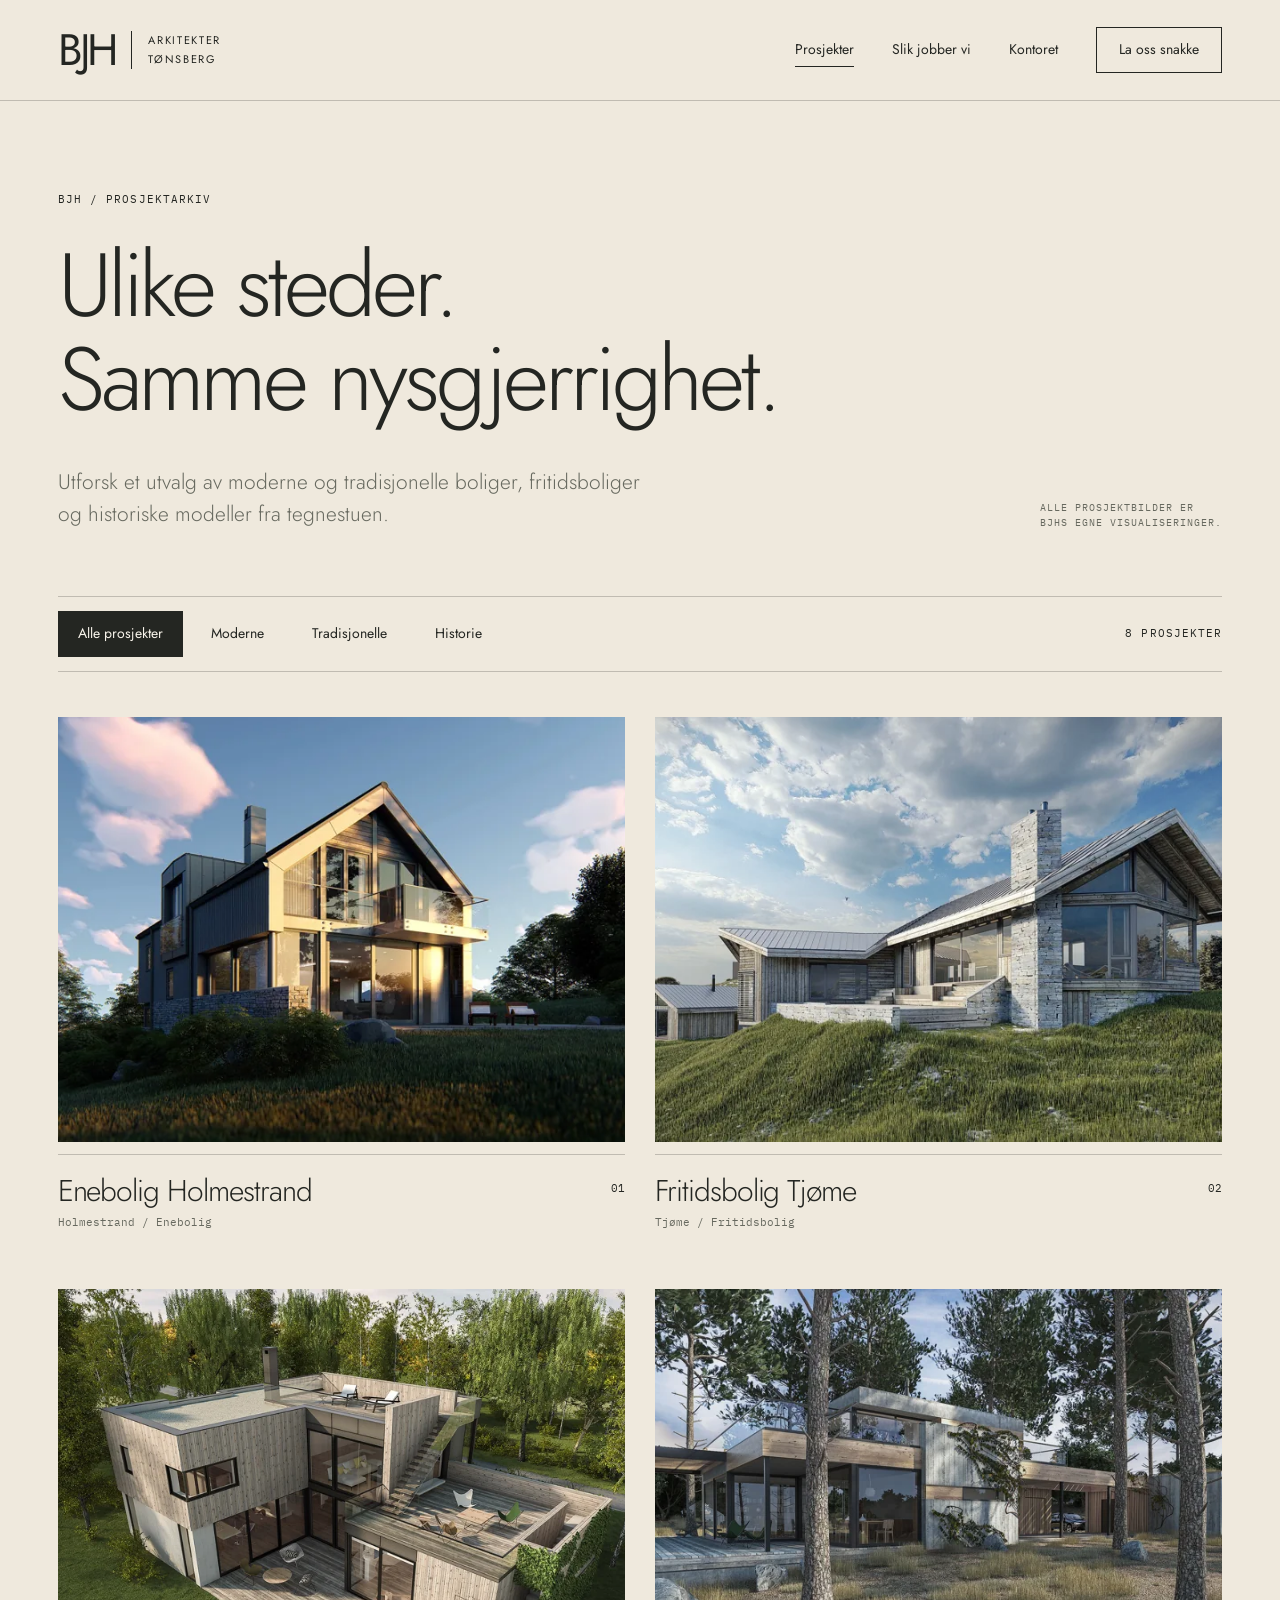
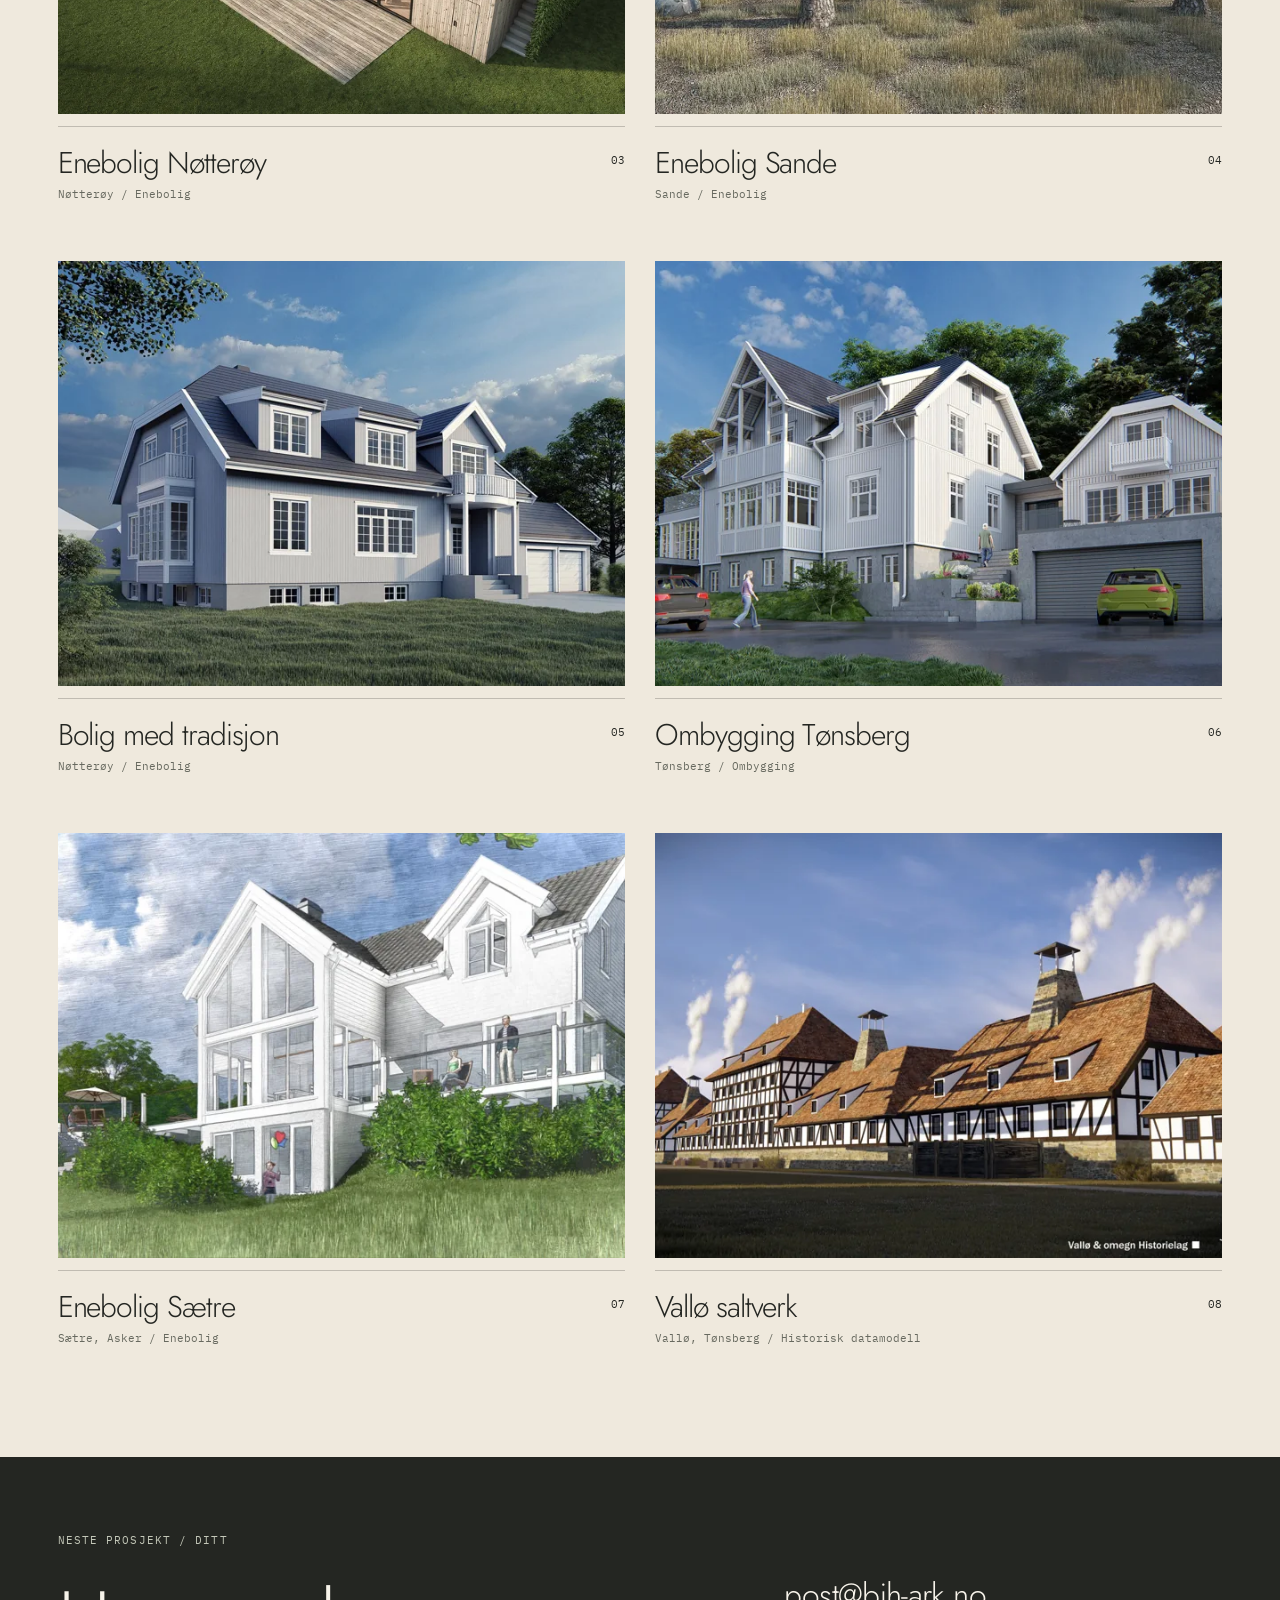
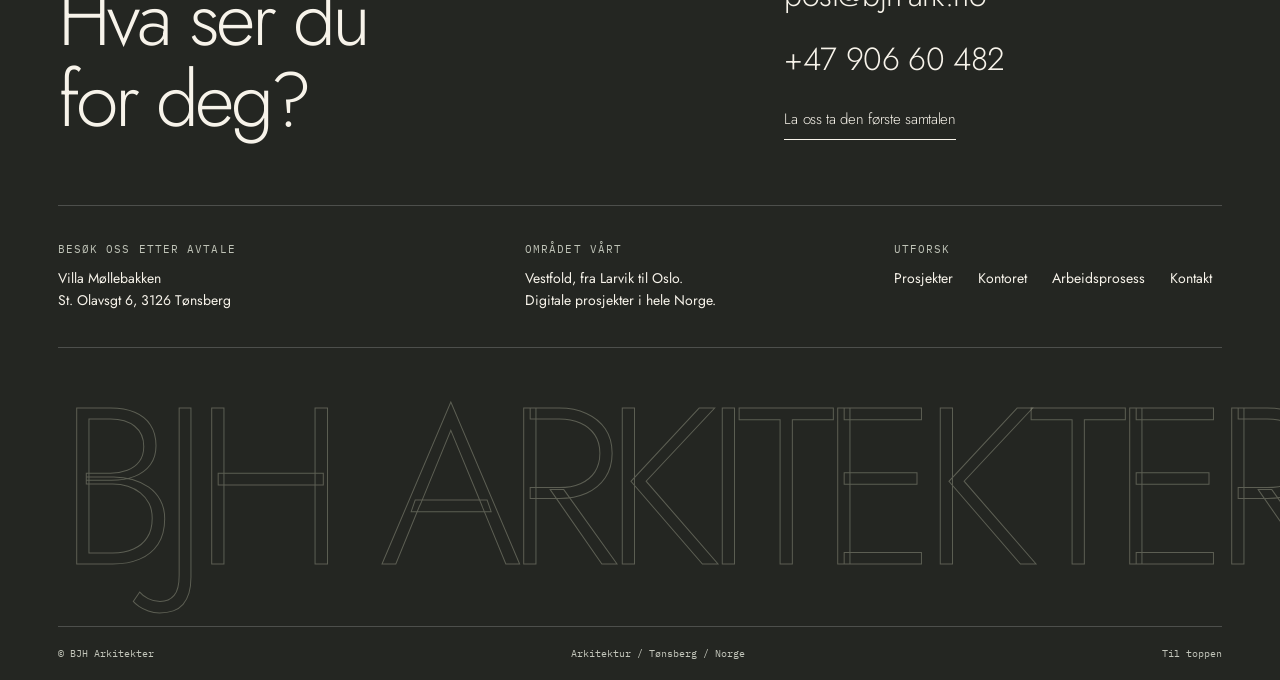
<file: prosjekter.html>
<!doctype html><html lang="nb"><head><meta charset="UTF-8"><meta name="viewport" content="width=device-width,initial-scale=1"><title>Prosjekter | BJH Arkitekter</title><meta name="description" content="Se BJH Arkitekters prosjekter: moderne og tradisjonelle boliger, fritidsboliger og historisk visualisering."><meta name="theme-color" content="#242622"><meta property="og:title" content="Prosjekter | BJH Arkitekter"><meta property="og:description" content="Se BJH Arkitekters prosjekter: moderne og tradisjonelle boliger, fritidsboliger og historisk visualisering."><meta property="og:type" content="website"><link rel="icon" href="favicon.svg" type="image/svg+xml"><link rel="preload" href="assets/fonts/jost-300.ttf" as="font" type="font/ttf" crossorigin><link rel="stylesheet" href="styles.css"><script src="app.js" defer></script><script type="application/ld+json">{"@context": "https://schema.org", "@type": "ProfessionalService", "name": "BJH Arkitekter", "description": "Arkitektkontor i Tønsberg med prosjekter innen bolig, fritidsbolig, ombygging og boligutvikling.", "telephone": "+4790660482", "email": "post@bjh-ark.no", "address": {"@type": "PostalAddress", "streetAddress": "St. Olavsgt 6", "postalCode": "3126", "addressLocality": "Tønsberg", "addressCountry": "NO"}, "areaServed": ["Vestfold", "Norge"]}</script></head><body id="top"><a class="skip" href="#innhold">Hopp til innhold</a><header class="site-header inner"><a class="brand" href="index.html" aria-label="BJH Arkitekter, hjem"><span class="brand-mark">BJH</span><span class="brand-name">Arkitekter<br>Tønsberg</span></a><button class="menu-toggle" aria-controls="main-nav" aria-expanded="false" aria-label="Åpne meny">Meny<span class="menu-lines"></span></button><nav id="main-nav" aria-label="Hovedmeny"><a href="prosjekter.html" aria-current="page">Prosjekter</a><a href="arbeidsprosess.html" >Slik jobber vi</a><a href="kontoret.html" >Kontoret</a><a class="nav-contact" href="kontakt.html">La oss snakke</a></nav></header><main id="innhold"><section class="page-intro wrap"><span class="eyebrow">BJH / Prosjektarkiv</span><h1>Ulike steder.<br>Samme nysgjerrighet.</h1><div class="intro-caption"><p>Utforsk et utvalg av moderne og tradisjonelle boliger, fritidsboliger og historiske modeller fra tegnestuen.</p><span class="mono">Alle prosjektbilder er<br>BJHs egne visualiseringer.</span></div></section><section class="wrap archive-section"><div class="project-toolbar"><div class="filters" aria-label="Filtrer prosjekter"><button data-filter="Alle" aria-pressed="true">Alle prosjekter</button><button data-filter="Moderne" aria-pressed="false">Moderne</button><button data-filter="Tradisjonelle" aria-pressed="false">Tradisjonelle</button><button data-filter="Historie" aria-pressed="false">Historie</button></div><span class="mono" id="project-count" role="status">8 prosjekter</span></div><div class="project-grid"><a class="project-card reveal" href="holmestrand.html" data-category="Moderne"><div class="project-image"><img class="" src="assets/about-01.webp" srcset="assets/about-01-small.webp 850w, assets/about-01.webp 1920w" sizes="(max-width: 767px) 100vw, 50vw" alt="Enebolig Holmestrand, BJHs arkitekturvisualisering" width="1920" height="1080" loading=lazy decoding="async"><span class="project-view">Se prosjektet</span></div><div class="project-meta"><div><h3>Enebolig Holmestrand</h3><p>Holmestrand / Enebolig</p></div><span class="project-number">01</span></div></a><a class="project-card reveal" href="tjome.html" data-category="Moderne"><div class="project-image"><img class="" src="assets/tjome-01.webp" srcset="assets/tjome-01-small.webp 850w, assets/tjome-01.webp 1920w" sizes="(max-width: 767px) 100vw, 50vw" alt="Fritidsbolig Tjøme, BJHs arkitekturvisualisering" width="1920" height="1080" loading=lazy decoding="async"><span class="project-view">Se prosjektet</span></div><div class="project-meta"><div><h3>Fritidsbolig Tjøme</h3><p>Tjøme / Fritidsbolig</p></div><span class="project-number">02</span></div></a><a class="project-card reveal" href="notteroy.html" data-category="Moderne"><div class="project-image"><img class="" src="assets/notteroy-02.webp" srcset="assets/notteroy-02-small.webp 850w, assets/notteroy-02.webp 2000w" sizes="(max-width: 767px) 100vw, 50vw" alt="Enebolig Nøtterøy, BJHs arkitekturvisualisering" width="2000" height="1250" loading=lazy decoding="async"><span class="project-view">Se prosjektet</span></div><div class="project-meta"><div><h3>Enebolig Nøtterøy</h3><p>Nøtterøy / Enebolig</p></div><span class="project-number">03</span></div></a><a class="project-card reveal" href="sande.html" data-category="Moderne"><div class="project-image"><img class="" src="assets/modern-10.webp" srcset="assets/modern-10-small.webp 850w, assets/modern-10.webp 2400w" sizes="(max-width: 767px) 100vw, 50vw" alt="Enebolig Sande, BJHs arkitekturvisualisering" width="2400" height="1350" loading=lazy decoding="async"><span class="project-view">Se prosjektet</span></div><div class="project-meta"><div><h3>Enebolig Sande</h3><p>Sande / Enebolig</p></div><span class="project-number">04</span></div></a><a class="project-card reveal" href="notteroy-tradisjonell.html" data-category="Tradisjonelle"><div class="project-image"><img class="" src="assets/traditional-02.webp" srcset="assets/traditional-02-small.webp 850w, assets/traditional-02.webp 1920w" sizes="(max-width: 767px) 100vw, 50vw" alt="Bolig med tradisjon, BJHs arkitekturvisualisering" width="1920" height="1080" loading=lazy decoding="async"><span class="project-view">Se prosjektet</span></div><div class="project-meta"><div><h3>Bolig med tradisjon</h3><p>Nøtterøy / Enebolig</p></div><span class="project-number">05</span></div></a><a class="project-card reveal" href="tonsberg.html" data-category="Tradisjonelle"><div class="project-image"><img class="" src="assets/traditional-03.webp" srcset="assets/traditional-03-small.webp 850w, assets/traditional-03.webp 1920w" sizes="(max-width: 767px) 100vw, 50vw" alt="Ombygging Tønsberg, BJHs arkitekturvisualisering" width="1920" height="1080" loading=lazy decoding="async"><span class="project-view">Se prosjektet</span></div><div class="project-meta"><div><h3>Ombygging Tønsberg</h3><p>Tønsberg / Ombygging</p></div><span class="project-number">06</span></div></a><a class="project-card reveal" href="saetre.html" data-category="Tradisjonelle"><div class="project-image"><img class="" src="assets/traditional-07.webp" srcset="assets/traditional-07-small.webp 850w, assets/traditional-07.webp 1920w" sizes="(max-width: 767px) 100vw, 50vw" alt="Enebolig Sætre, BJHs arkitekturvisualisering" width="1920" height="1080" loading=lazy decoding="async"><span class="project-view">Se prosjektet</span></div><div class="project-meta"><div><h3>Enebolig Sætre</h3><p>Sætre, Asker / Enebolig</p></div><span class="project-number">07</span></div></a><a class="project-card reveal" href="vallo.html" data-category="Historie"><div class="project-image"><img class="" src="assets/vallo-04.webp" srcset="assets/vallo-04-small.webp 850w, assets/vallo-04.webp 1920w" sizes="(max-width: 767px) 100vw, 50vw" alt="Vallø saltverk, BJHs arkitekturvisualisering" width="1920" height="1079" loading=lazy decoding="async"><span class="project-view">Se prosjektet</span></div><div class="project-meta"><div><h3>Vallø saltverk</h3><p>Vallø, Tønsberg / Historisk datamodell</p></div><span class="project-number">08</span></div></a></div></section></main><footer class="site-footer wrap" id="kontakt"><div class="footer-head"><div><span class="eyebrow">Neste prosjekt / Ditt</span><h2>Hva ser du<br>for deg?</h2></div><div class="footer-contact"><a href="mailto:post@bjh-ark.no">post@bjh-ark.no</a><a href="tel:+4790660482">+47 906 60 482</a><a class="text-link" href="kontakt.html">La oss ta den første samtalen</a></div></div><div class="footer-details"><div><span class="mono">Besøk oss etter avtale</span>Villa Møllebakken<br>St. Olavsgt 6, 3126 Tønsberg</div><div><span class="mono">Området vårt</span>Vestfold, fra Larvik til Oslo.<br>Digitale prosjekter i hele Norge.</div><div><span class="mono">Utforsk</span><div class="footer-links"><a href="prosjekter.html">Prosjekter</a><a href="kontoret.html">Kontoret</a><a href="arbeidsprosess.html">Arbeidsprosess</a><a href="kontakt.html">Kontakt</a></div></div></div><div class="footer-wordmark" aria-hidden="true">BJH ARKITEKTER</div><div class="footer-bottom"><span>© BJH Arkitekter</span><span>Arkitektur / Tønsberg / Norge</span><a href="#top">Til toppen</a></div></footer></body></html>
</file>
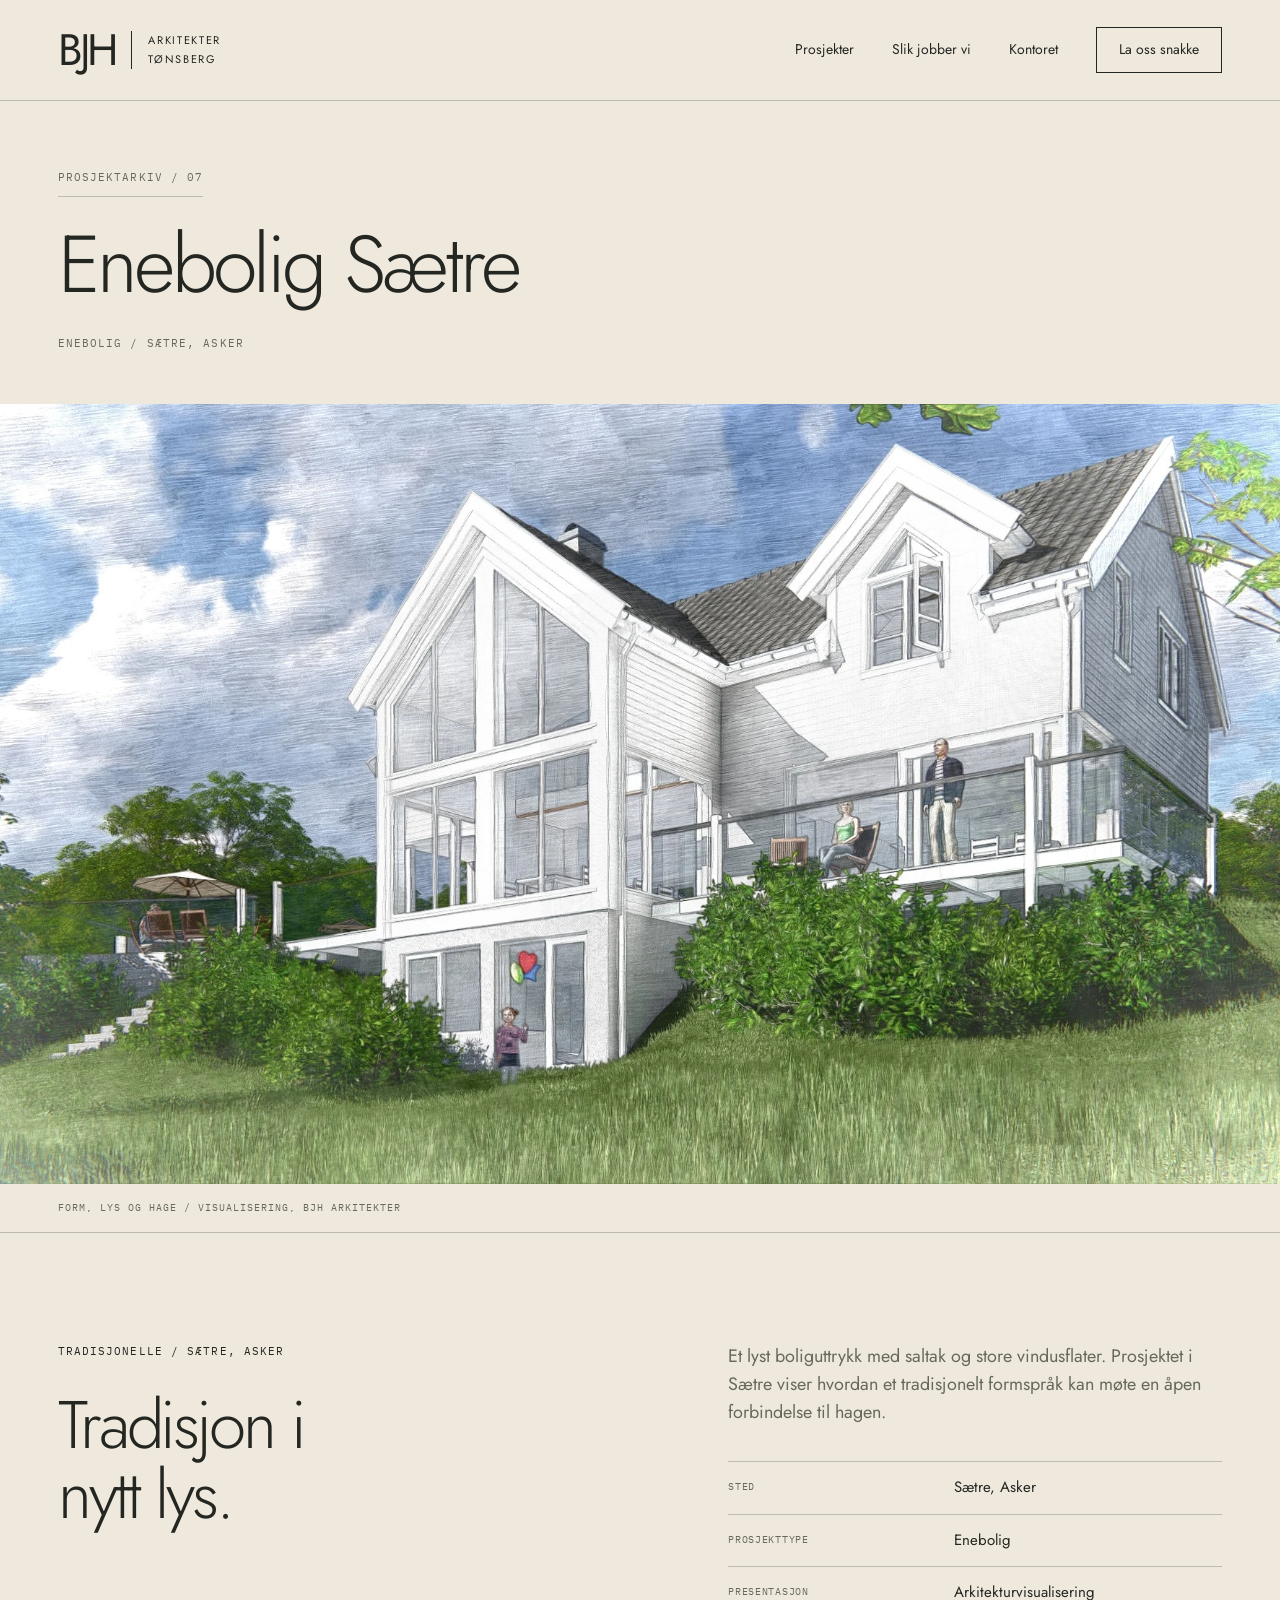
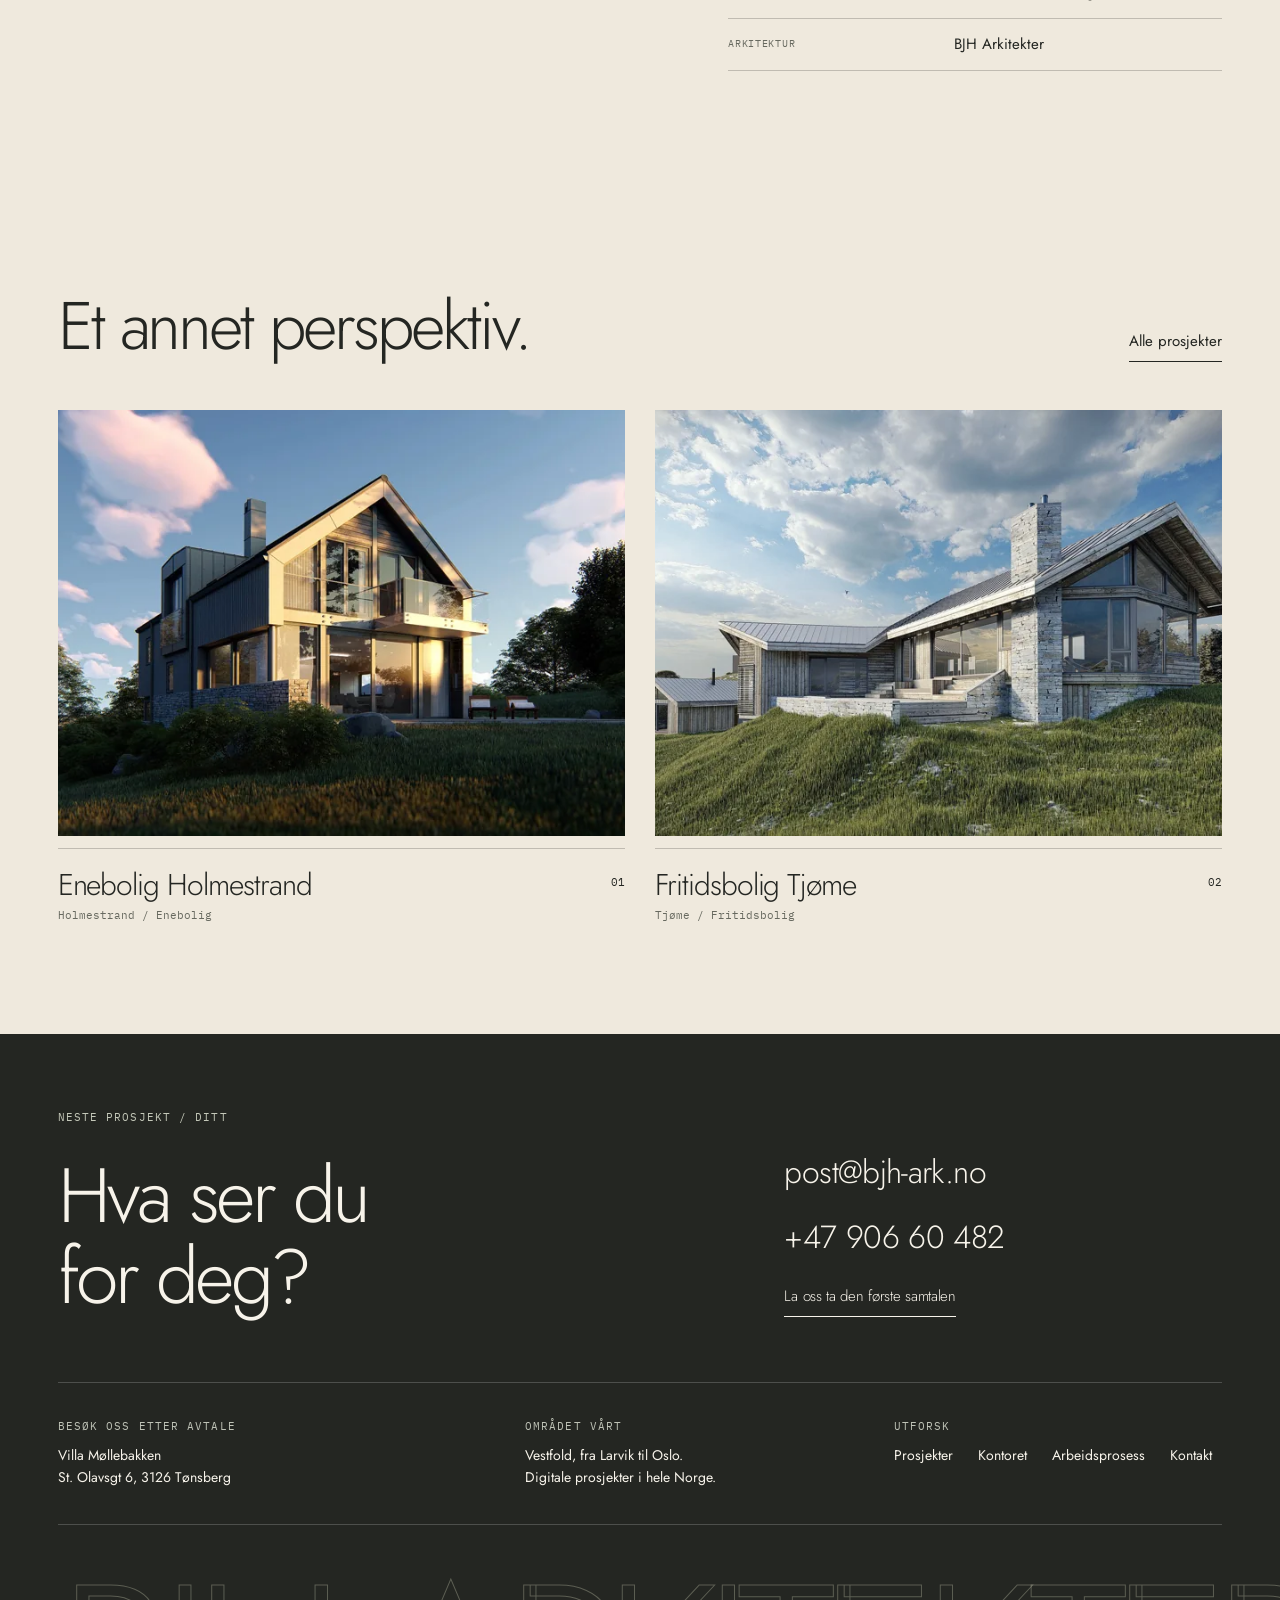
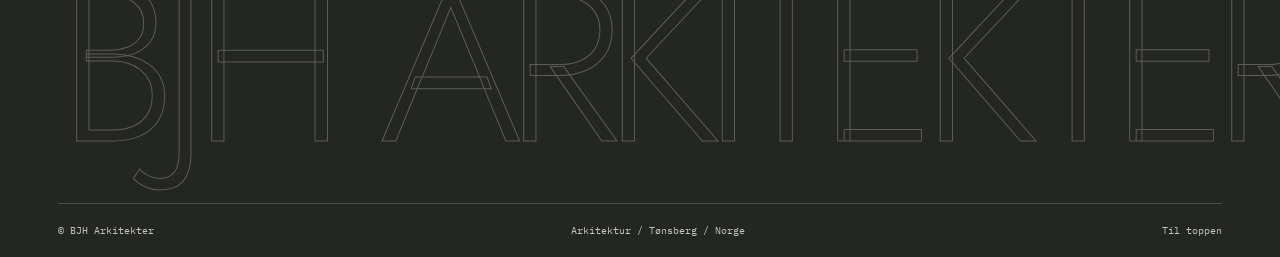
<file: saetre.html>
<!doctype html><html lang="nb"><head><meta charset="UTF-8"><meta name="viewport" content="width=device-width,initial-scale=1"><title>Enebolig Sætre | BJH Arkitekter</title><meta name="description" content="Et lyst boliguttrykk med saltak og store vindusflater. Prosjektet i Sætre viser hvordan et tradisjonelt formspråk kan møte en åpen forbindelse til hagen."><meta name="theme-color" content="#242622"><meta property="og:title" content="Enebolig Sætre | BJH Arkitekter"><meta property="og:description" content="Et lyst boliguttrykk med saltak og store vindusflater. Prosjektet i Sætre viser hvordan et tradisjonelt formspråk kan møte en åpen forbindelse til hagen."><meta property="og:type" content="website"><link rel="icon" href="favicon.svg" type="image/svg+xml"><link rel="preload" href="assets/fonts/jost-300.ttf" as="font" type="font/ttf" crossorigin><link rel="stylesheet" href="styles.css"><script src="app.js" defer></script><script type="application/ld+json">{"@context": "https://schema.org", "@type": "ProfessionalService", "name": "BJH Arkitekter", "description": "Arkitektkontor i Tønsberg med prosjekter innen bolig, fritidsbolig, ombygging og boligutvikling.", "telephone": "+4790660482", "email": "post@bjh-ark.no", "address": {"@type": "PostalAddress", "streetAddress": "St. Olavsgt 6", "postalCode": "3126", "addressLocality": "Tønsberg", "addressCountry": "NO"}, "areaServed": ["Vestfold", "Norge"]}</script></head><body id="top"><a class="skip" href="#innhold">Hopp til innhold</a><header class="site-header inner"><a class="brand" href="index.html" aria-label="BJH Arkitekter, hjem"><span class="brand-mark">BJH</span><span class="brand-name">Arkitekter<br>Tønsberg</span></a><button class="menu-toggle" aria-controls="main-nav" aria-expanded="false" aria-label="Åpne meny">Meny<span class="menu-lines"></span></button><nav id="main-nav" aria-label="Hovedmeny"><a href="prosjekter.html" >Prosjekter</a><a href="arbeidsprosess.html" >Slik jobber vi</a><a href="kontoret.html" >Kontoret</a><a class="nav-contact" href="kontakt.html">La oss snakke</a></nav></header><main id="innhold"><section class="project-heading wrap"><a class="mono back-link" href="prosjekter.html">Prosjektarkiv / 07</a><h1>Enebolig Sætre</h1><span class="mono">Enebolig / Sætre, Asker</span></section><figure class="case-cover"><img class="" src="assets/traditional-07.webp" srcset="assets/traditional-07-small.webp 850w, assets/traditional-07.webp 1920w" sizes="100vw" alt="Enebolig Sætre, visualisering av BJH Arkitekter" width="1920" height="1080" fetchpriority=high decoding="async"><figcaption class="wrap mono">Form, lys og hage / Visualisering, BJH Arkitekter</figcaption></figure><section class="section wrap case-intro"><div><span class="eyebrow">Tradisjonelle / Sætre, Asker</span><h2>Tradisjon i<br>nytt lys.</h2></div><div><p>Et lyst boliguttrykk med saltak og store vindusflater. Prosjektet i Sætre viser hvordan et tradisjonelt formspråk kan møte en åpen forbindelse til hagen.</p><dl class="project-facts"><div><dt>Sted</dt><dd>Sætre, Asker</dd></div><div><dt>Prosjekttype</dt><dd>Enebolig</dd></div><div><dt>Presentasjon</dt><dd>Arkitekturvisualisering</dd></div><div><dt>Arkitektur</dt><dd>BJH Arkitekter</dd></div></dl></div></section><section class="section wrap"><div class="section-head"><h2>Et annet perspektiv.</h2><a class="text-link" href="prosjekter.html">Alle prosjekter</a></div><div class="project-grid"><a class="project-card reveal" href="holmestrand.html" data-category="Moderne"><div class="project-image"><img class="" src="assets/about-01.webp" srcset="assets/about-01-small.webp 850w, assets/about-01.webp 1920w" sizes="(max-width: 767px) 100vw, 50vw" alt="Enebolig Holmestrand, BJHs arkitekturvisualisering" width="1920" height="1080" loading=lazy decoding="async"><span class="project-view">Se prosjektet</span></div><div class="project-meta"><div><h3>Enebolig Holmestrand</h3><p>Holmestrand / Enebolig</p></div><span class="project-number">01</span></div></a><a class="project-card reveal" href="tjome.html" data-category="Moderne"><div class="project-image"><img class="" src="assets/tjome-01.webp" srcset="assets/tjome-01-small.webp 850w, assets/tjome-01.webp 1920w" sizes="(max-width: 767px) 100vw, 50vw" alt="Fritidsbolig Tjøme, BJHs arkitekturvisualisering" width="1920" height="1080" loading=lazy decoding="async"><span class="project-view">Se prosjektet</span></div><div class="project-meta"><div><h3>Fritidsbolig Tjøme</h3><p>Tjøme / Fritidsbolig</p></div><span class="project-number">02</span></div></a></div></section></main><footer class="site-footer wrap" id="kontakt"><div class="footer-head"><div><span class="eyebrow">Neste prosjekt / Ditt</span><h2>Hva ser du<br>for deg?</h2></div><div class="footer-contact"><a href="mailto:post@bjh-ark.no">post@bjh-ark.no</a><a href="tel:+4790660482">+47 906 60 482</a><a class="text-link" href="kontakt.html">La oss ta den første samtalen</a></div></div><div class="footer-details"><div><span class="mono">Besøk oss etter avtale</span>Villa Møllebakken<br>St. Olavsgt 6, 3126 Tønsberg</div><div><span class="mono">Området vårt</span>Vestfold, fra Larvik til Oslo.<br>Digitale prosjekter i hele Norge.</div><div><span class="mono">Utforsk</span><div class="footer-links"><a href="prosjekter.html">Prosjekter</a><a href="kontoret.html">Kontoret</a><a href="arbeidsprosess.html">Arbeidsprosess</a><a href="kontakt.html">Kontakt</a></div></div></div><div class="footer-wordmark" aria-hidden="true">BJH ARKITEKTER</div><div class="footer-bottom"><span>© BJH Arkitekter</span><span>Arkitektur / Tønsberg / Norge</span><a href="#top">Til toppen</a></div></footer></body></html>
</file>
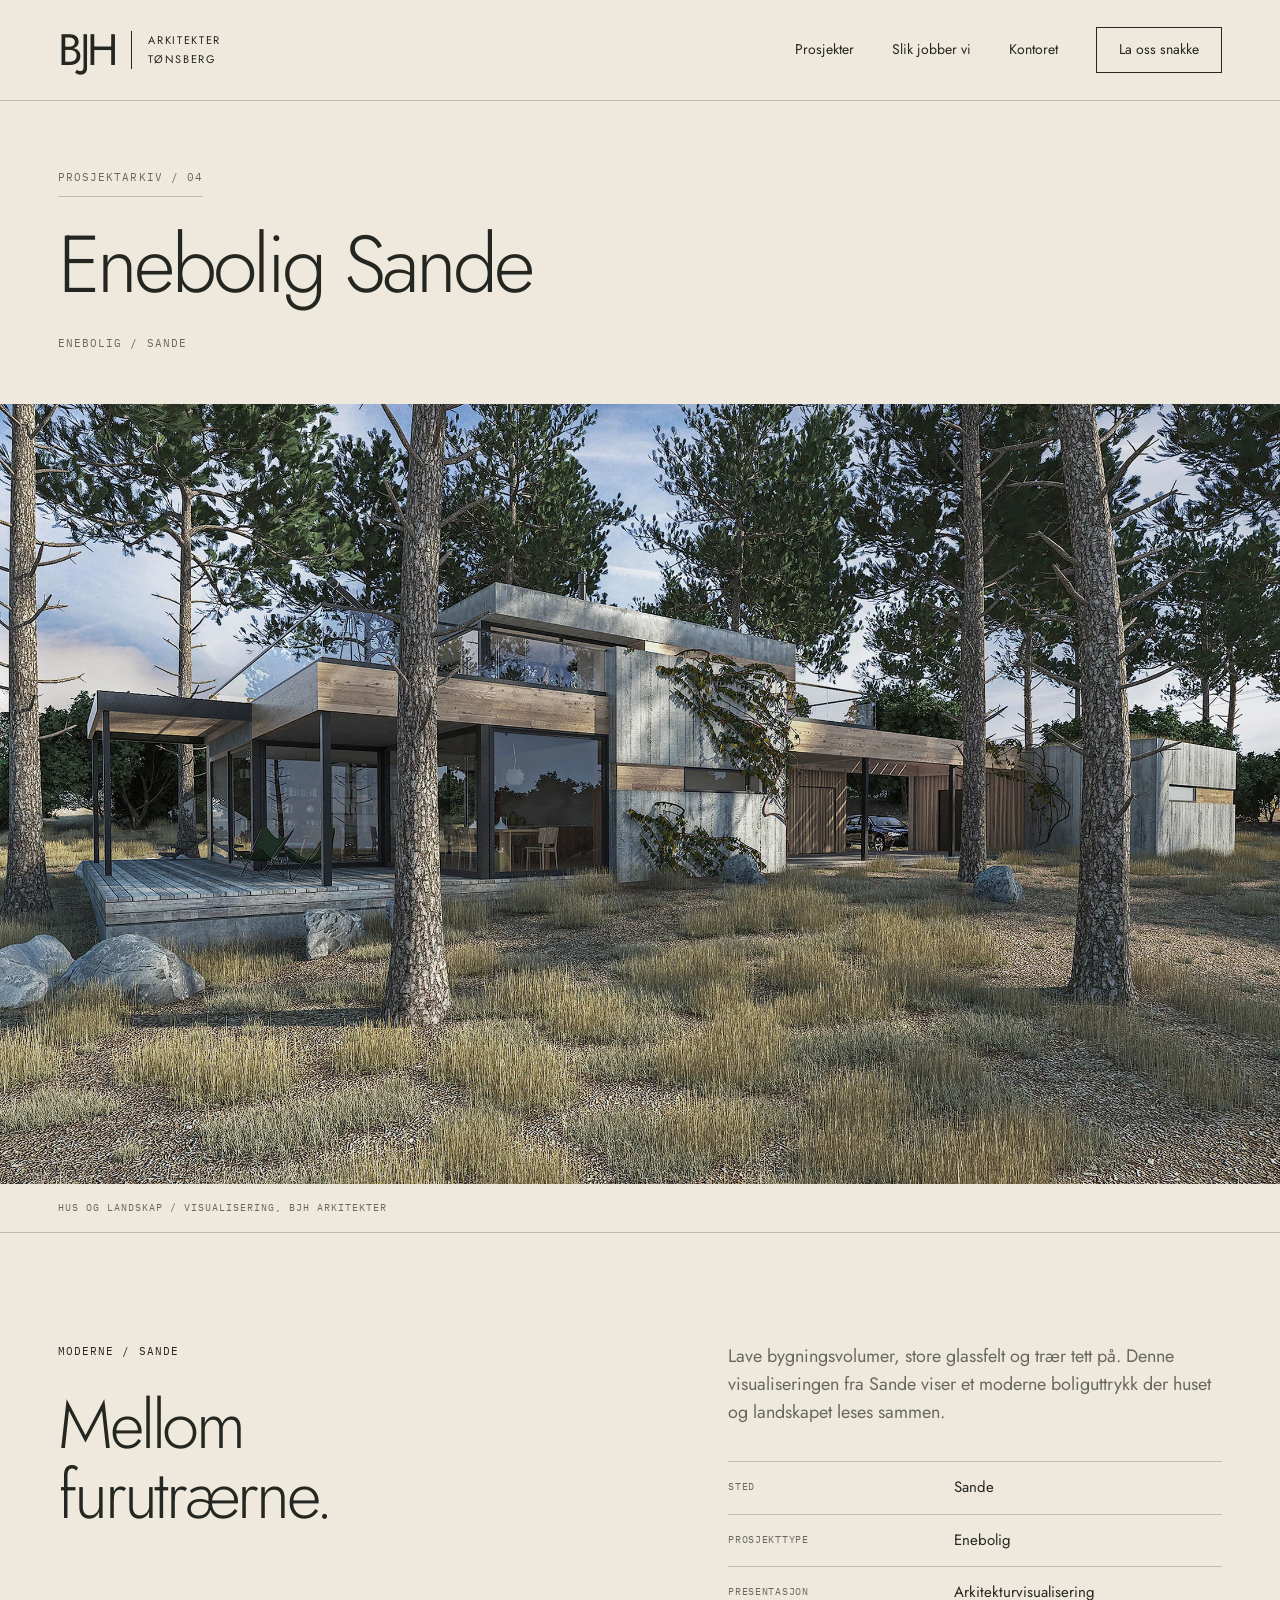
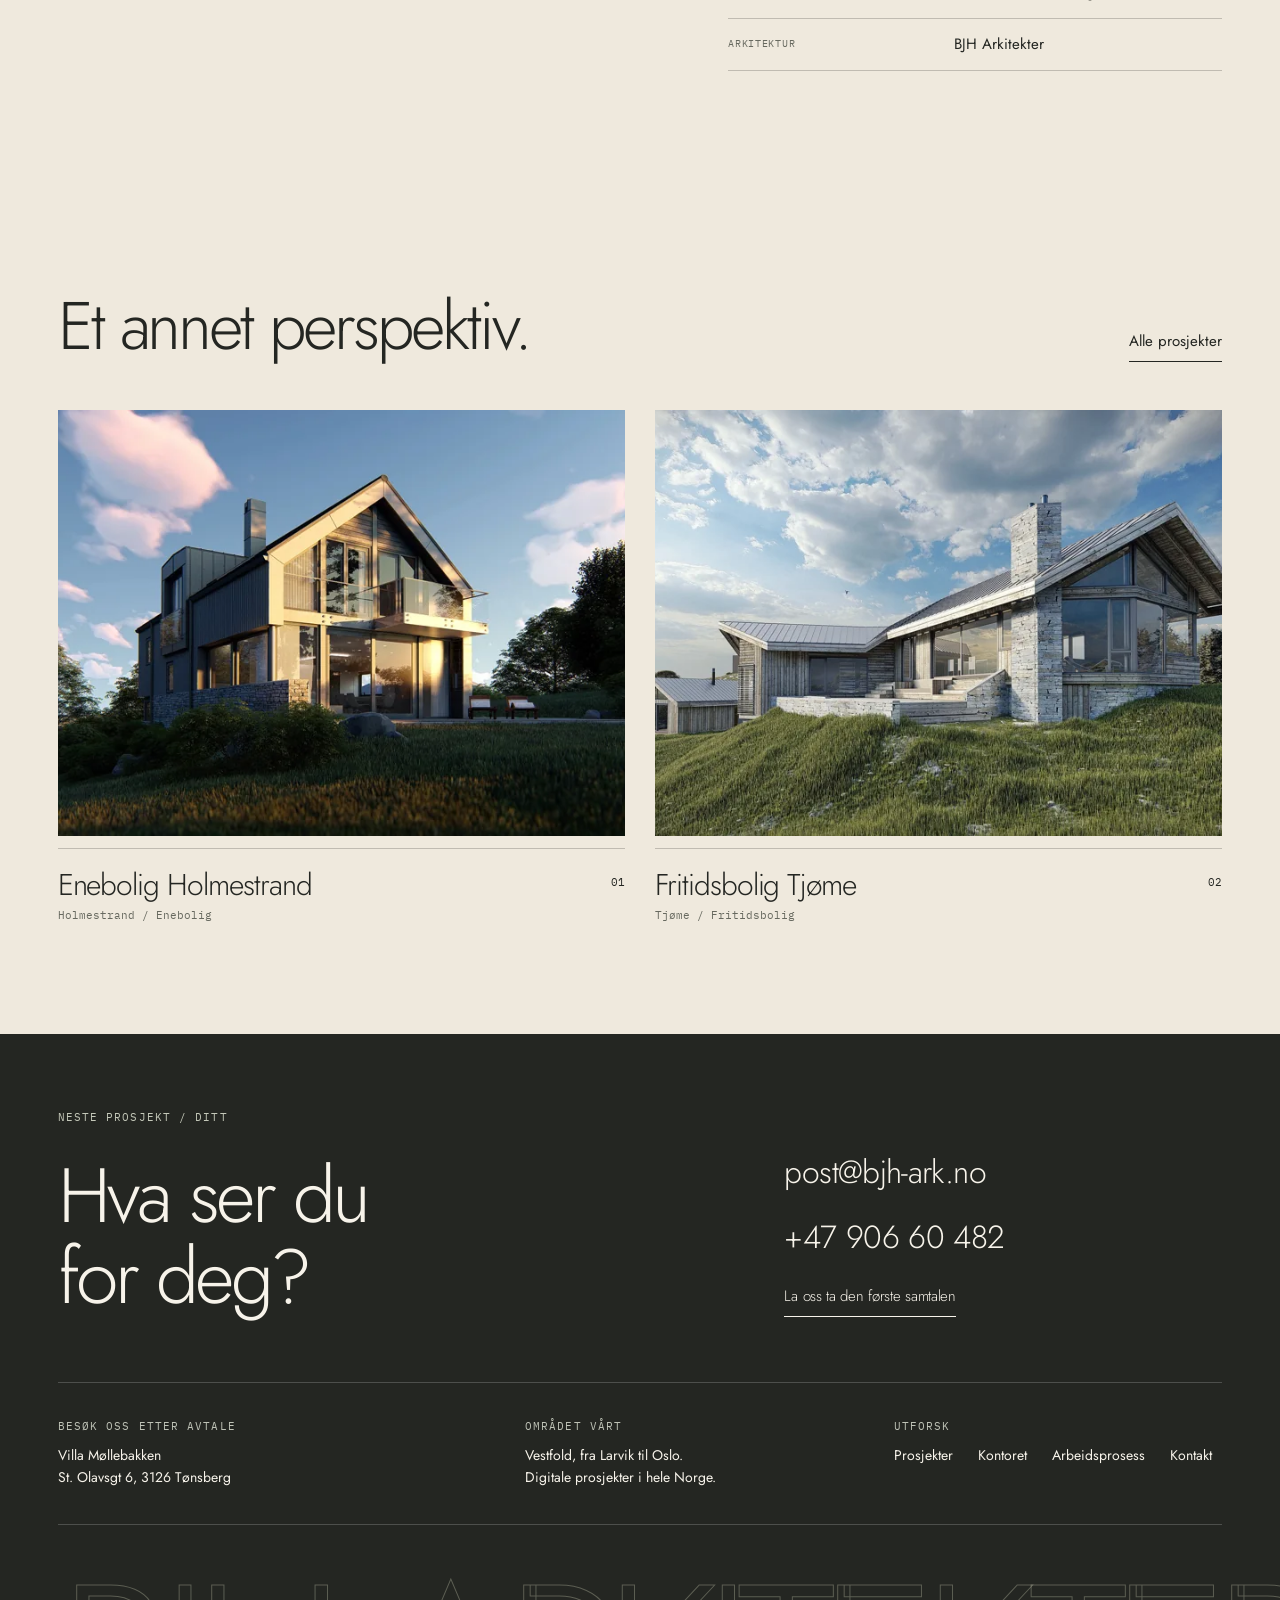
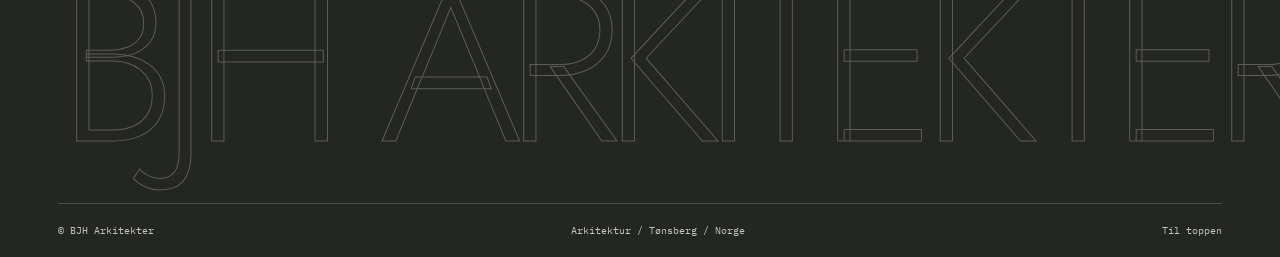
<file: sande.html>
<!doctype html><html lang="nb"><head><meta charset="UTF-8"><meta name="viewport" content="width=device-width,initial-scale=1"><title>Enebolig Sande | BJH Arkitekter</title><meta name="description" content="Lave bygningsvolumer, store glassfelt og trær tett på. Denne visualiseringen fra Sande viser et moderne boliguttrykk der huset og landskapet leses sammen."><meta name="theme-color" content="#242622"><meta property="og:title" content="Enebolig Sande | BJH Arkitekter"><meta property="og:description" content="Lave bygningsvolumer, store glassfelt og trær tett på. Denne visualiseringen fra Sande viser et moderne boliguttrykk der huset og landskapet leses sammen."><meta property="og:type" content="website"><link rel="icon" href="favicon.svg" type="image/svg+xml"><link rel="preload" href="assets/fonts/jost-300.ttf" as="font" type="font/ttf" crossorigin><link rel="stylesheet" href="styles.css"><script src="app.js" defer></script><script type="application/ld+json">{"@context": "https://schema.org", "@type": "ProfessionalService", "name": "BJH Arkitekter", "description": "Arkitektkontor i Tønsberg med prosjekter innen bolig, fritidsbolig, ombygging og boligutvikling.", "telephone": "+4790660482", "email": "post@bjh-ark.no", "address": {"@type": "PostalAddress", "streetAddress": "St. Olavsgt 6", "postalCode": "3126", "addressLocality": "Tønsberg", "addressCountry": "NO"}, "areaServed": ["Vestfold", "Norge"]}</script></head><body id="top"><a class="skip" href="#innhold">Hopp til innhold</a><header class="site-header inner"><a class="brand" href="index.html" aria-label="BJH Arkitekter, hjem"><span class="brand-mark">BJH</span><span class="brand-name">Arkitekter<br>Tønsberg</span></a><button class="menu-toggle" aria-controls="main-nav" aria-expanded="false" aria-label="Åpne meny">Meny<span class="menu-lines"></span></button><nav id="main-nav" aria-label="Hovedmeny"><a href="prosjekter.html" >Prosjekter</a><a href="arbeidsprosess.html" >Slik jobber vi</a><a href="kontoret.html" >Kontoret</a><a class="nav-contact" href="kontakt.html">La oss snakke</a></nav></header><main id="innhold"><section class="project-heading wrap"><a class="mono back-link" href="prosjekter.html">Prosjektarkiv / 04</a><h1>Enebolig Sande</h1><span class="mono">Enebolig / Sande</span></section><figure class="case-cover"><img class="" src="assets/modern-10.webp" srcset="assets/modern-10-small.webp 850w, assets/modern-10.webp 2400w" sizes="100vw" alt="Enebolig Sande, visualisering av BJH Arkitekter" width="2400" height="1350" fetchpriority=high decoding="async"><figcaption class="wrap mono">Hus og landskap / Visualisering, BJH Arkitekter</figcaption></figure><section class="section wrap case-intro"><div><span class="eyebrow">Moderne / Sande</span><h2>Mellom<br>furutrærne.</h2></div><div><p>Lave bygningsvolumer, store glassfelt og trær tett på. Denne visualiseringen fra Sande viser et moderne boliguttrykk der huset og landskapet leses sammen.</p><dl class="project-facts"><div><dt>Sted</dt><dd>Sande</dd></div><div><dt>Prosjekttype</dt><dd>Enebolig</dd></div><div><dt>Presentasjon</dt><dd>Arkitekturvisualisering</dd></div><div><dt>Arkitektur</dt><dd>BJH Arkitekter</dd></div></dl></div></section><section class="section wrap"><div class="section-head"><h2>Et annet perspektiv.</h2><a class="text-link" href="prosjekter.html">Alle prosjekter</a></div><div class="project-grid"><a class="project-card reveal" href="holmestrand.html" data-category="Moderne"><div class="project-image"><img class="" src="assets/about-01.webp" srcset="assets/about-01-small.webp 850w, assets/about-01.webp 1920w" sizes="(max-width: 767px) 100vw, 50vw" alt="Enebolig Holmestrand, BJHs arkitekturvisualisering" width="1920" height="1080" loading=lazy decoding="async"><span class="project-view">Se prosjektet</span></div><div class="project-meta"><div><h3>Enebolig Holmestrand</h3><p>Holmestrand / Enebolig</p></div><span class="project-number">01</span></div></a><a class="project-card reveal" href="tjome.html" data-category="Moderne"><div class="project-image"><img class="" src="assets/tjome-01.webp" srcset="assets/tjome-01-small.webp 850w, assets/tjome-01.webp 1920w" sizes="(max-width: 767px) 100vw, 50vw" alt="Fritidsbolig Tjøme, BJHs arkitekturvisualisering" width="1920" height="1080" loading=lazy decoding="async"><span class="project-view">Se prosjektet</span></div><div class="project-meta"><div><h3>Fritidsbolig Tjøme</h3><p>Tjøme / Fritidsbolig</p></div><span class="project-number">02</span></div></a></div></section></main><footer class="site-footer wrap" id="kontakt"><div class="footer-head"><div><span class="eyebrow">Neste prosjekt / Ditt</span><h2>Hva ser du<br>for deg?</h2></div><div class="footer-contact"><a href="mailto:post@bjh-ark.no">post@bjh-ark.no</a><a href="tel:+4790660482">+47 906 60 482</a><a class="text-link" href="kontakt.html">La oss ta den første samtalen</a></div></div><div class="footer-details"><div><span class="mono">Besøk oss etter avtale</span>Villa Møllebakken<br>St. Olavsgt 6, 3126 Tønsberg</div><div><span class="mono">Området vårt</span>Vestfold, fra Larvik til Oslo.<br>Digitale prosjekter i hele Norge.</div><div><span class="mono">Utforsk</span><div class="footer-links"><a href="prosjekter.html">Prosjekter</a><a href="kontoret.html">Kontoret</a><a href="arbeidsprosess.html">Arbeidsprosess</a><a href="kontakt.html">Kontakt</a></div></div></div><div class="footer-wordmark" aria-hidden="true">BJH ARKITEKTER</div><div class="footer-bottom"><span>© BJH Arkitekter</span><span>Arkitektur / Tønsberg / Norge</span><a href="#top">Til toppen</a></div></footer></body></html>
</file>
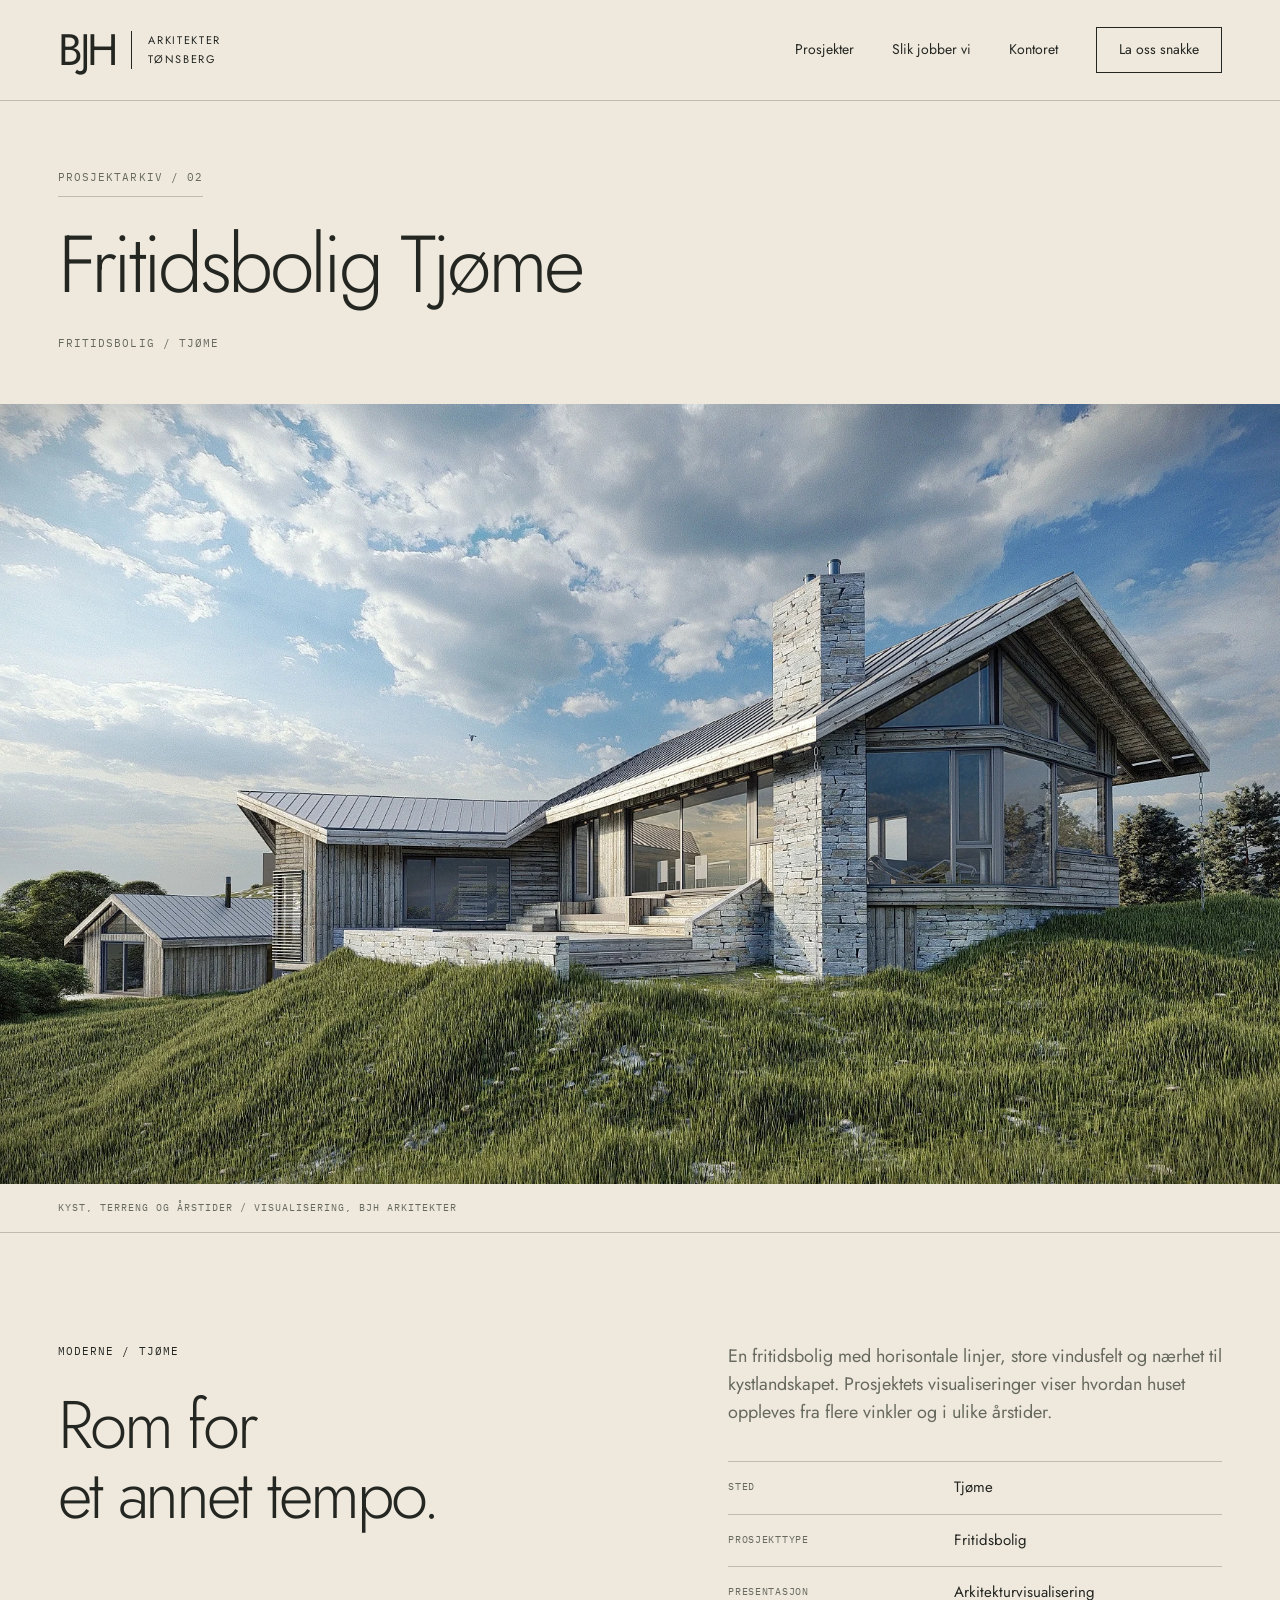
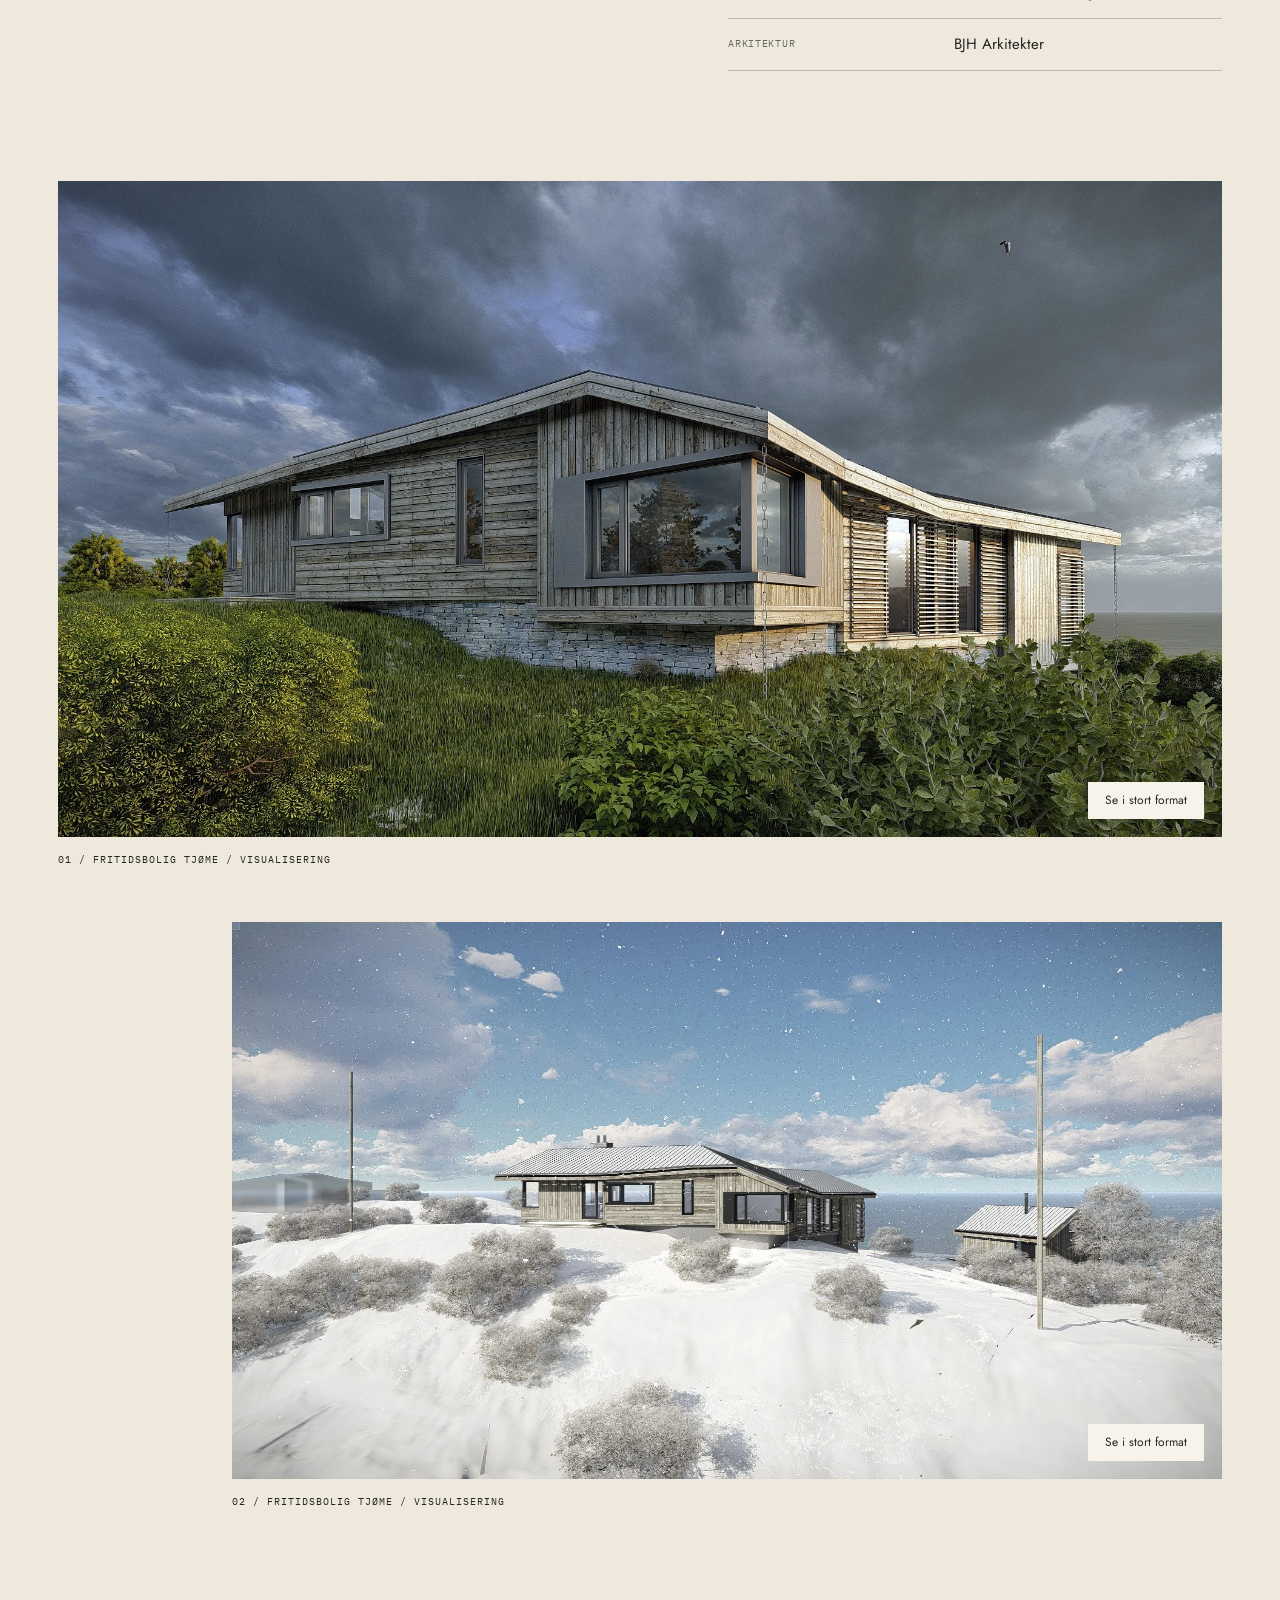
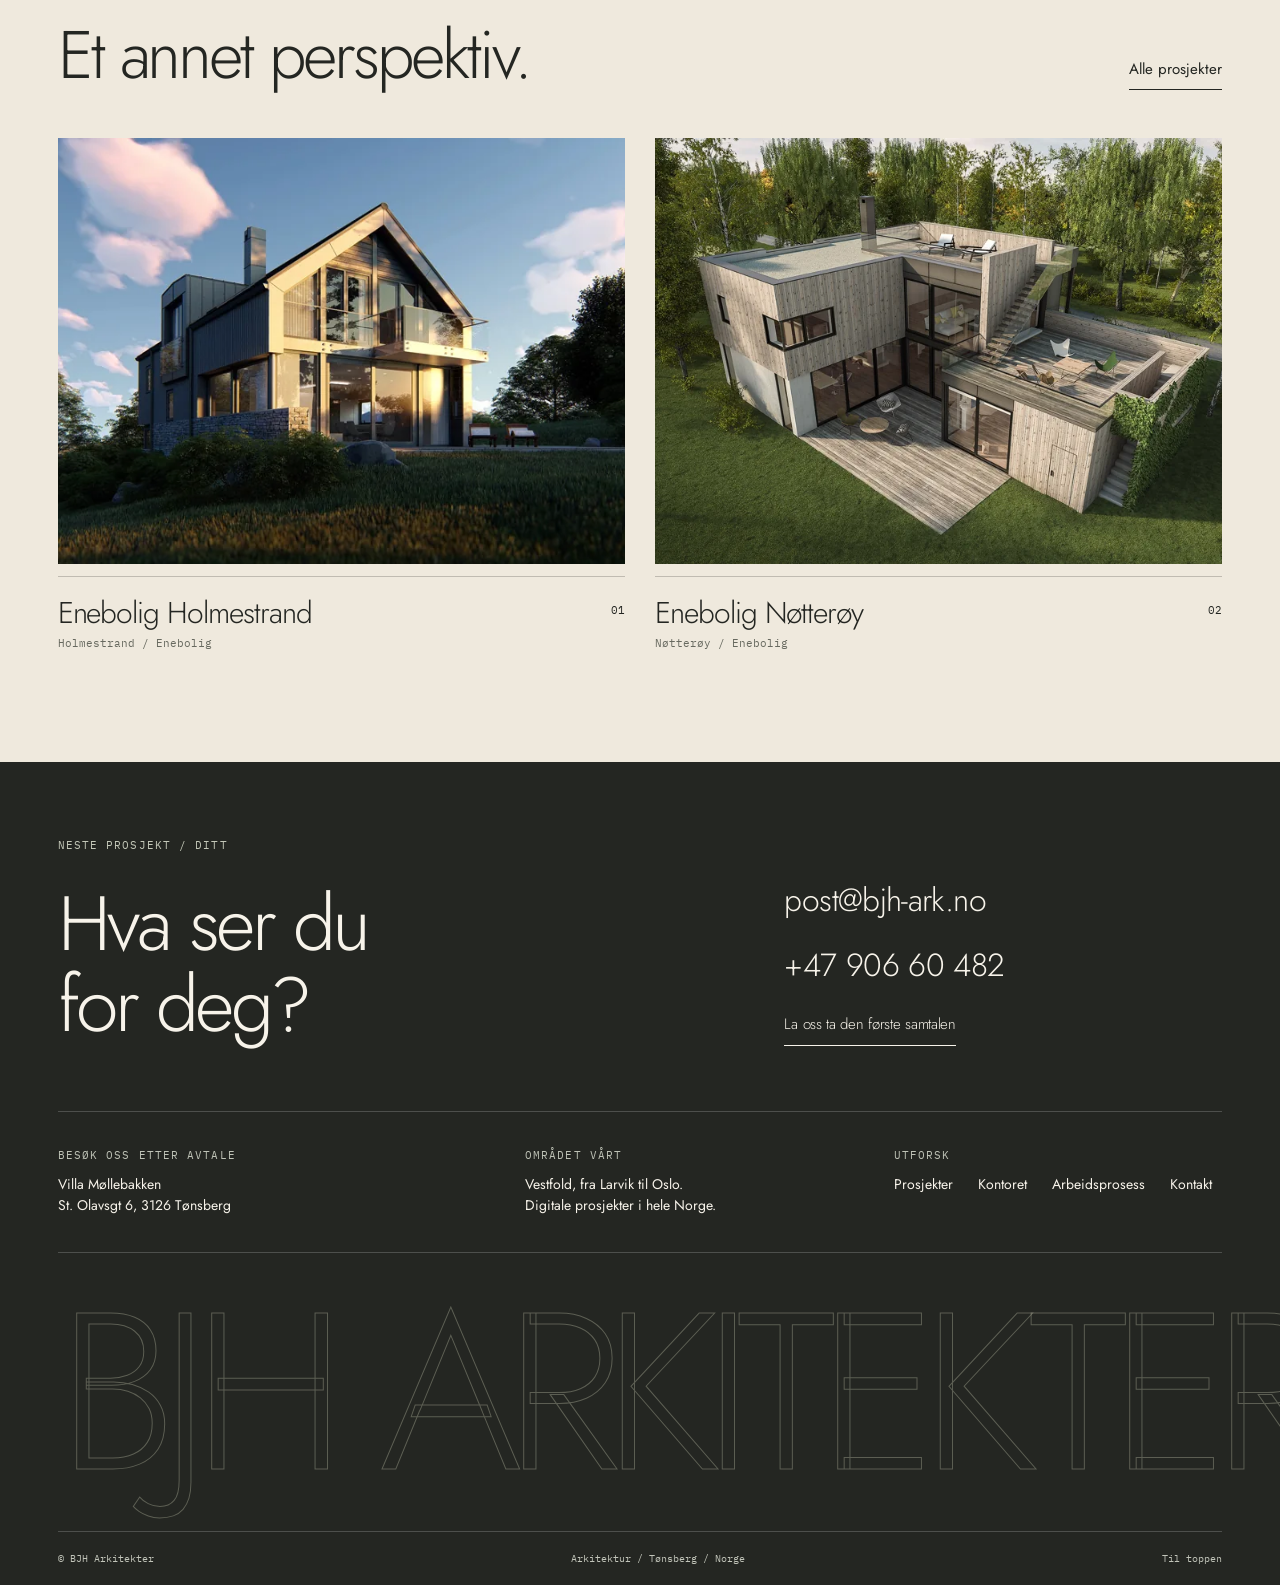
<file: tjome.html>
<!doctype html><html lang="nb"><head><meta charset="UTF-8"><meta name="viewport" content="width=device-width,initial-scale=1"><title>Fritidsbolig Tjøme | BJH Arkitekter</title><meta name="description" content="En fritidsbolig med horisontale linjer, store vindusfelt og nærhet til kystlandskapet. Prosjektets visualiseringer viser hvordan huset oppleves fra flere vinkler og i ulike årstider."><meta name="theme-color" content="#242622"><meta property="og:title" content="Fritidsbolig Tjøme | BJH Arkitekter"><meta property="og:description" content="En fritidsbolig med horisontale linjer, store vindusfelt og nærhet til kystlandskapet. Prosjektets visualiseringer viser hvordan huset oppleves fra flere vinkler og i ulike årstider."><meta property="og:type" content="website"><link rel="icon" href="favicon.svg" type="image/svg+xml"><link rel="preload" href="assets/fonts/jost-300.ttf" as="font" type="font/ttf" crossorigin><link rel="stylesheet" href="styles.css"><script src="app.js" defer></script><script type="application/ld+json">{"@context": "https://schema.org", "@type": "ProfessionalService", "name": "BJH Arkitekter", "description": "Arkitektkontor i Tønsberg med prosjekter innen bolig, fritidsbolig, ombygging og boligutvikling.", "telephone": "+4790660482", "email": "post@bjh-ark.no", "address": {"@type": "PostalAddress", "streetAddress": "St. Olavsgt 6", "postalCode": "3126", "addressLocality": "Tønsberg", "addressCountry": "NO"}, "areaServed": ["Vestfold", "Norge"]}</script></head><body id="top"><a class="skip" href="#innhold">Hopp til innhold</a><header class="site-header inner"><a class="brand" href="index.html" aria-label="BJH Arkitekter, hjem"><span class="brand-mark">BJH</span><span class="brand-name">Arkitekter<br>Tønsberg</span></a><button class="menu-toggle" aria-controls="main-nav" aria-expanded="false" aria-label="Åpne meny">Meny<span class="menu-lines"></span></button><nav id="main-nav" aria-label="Hovedmeny"><a href="prosjekter.html" >Prosjekter</a><a href="arbeidsprosess.html" >Slik jobber vi</a><a href="kontoret.html" >Kontoret</a><a class="nav-contact" href="kontakt.html">La oss snakke</a></nav></header><main id="innhold"><section class="project-heading wrap"><a class="mono back-link" href="prosjekter.html">Prosjektarkiv / 02</a><h1>Fritidsbolig Tjøme</h1><span class="mono">Fritidsbolig / Tjøme</span></section><figure class="case-cover"><img class="" src="assets/tjome-01.webp" srcset="assets/tjome-01-small.webp 850w, assets/tjome-01.webp 1920w" sizes="100vw" alt="Fritidsbolig Tjøme, visualisering av BJH Arkitekter" width="1920" height="1080" fetchpriority=high decoding="async"><figcaption class="wrap mono">Kyst, terreng og årstider / Visualisering, BJH Arkitekter</figcaption></figure><section class="section wrap case-intro"><div><span class="eyebrow">Moderne / Tjøme</span><h2>Rom for<br>et annet tempo.</h2></div><div><p>En fritidsbolig med horisontale linjer, store vindusfelt og nærhet til kystlandskapet. Prosjektets visualiseringer viser hvordan huset oppleves fra flere vinkler og i ulike årstider.</p><dl class="project-facts"><div><dt>Sted</dt><dd>Tjøme</dd></div><div><dt>Prosjekttype</dt><dd>Fritidsbolig</dd></div><div><dt>Presentasjon</dt><dd>Arkitekturvisualisering</dd></div><div><dt>Arkitektur</dt><dd>BJH Arkitekter</dd></div></dl></div></section><section class="wrap case-gallery" aria-label="Prosjektgalleri"><figure class="reveal "><button class="gallery-open" data-full="assets/tjome-02.webp" data-caption="Fritidsbolig Tjøme / Visualisering" aria-label="Åpne bilde 1 av Fritidsbolig Tjøme i stort format"><img class="" src="assets/tjome-02.webp" srcset="assets/tjome-02-small.webp 850w, assets/tjome-02.webp 1920w" sizes="(max-width:767px) 100vw, 80vw" alt="Fritidsbolig Tjøme, prosjektillustrasjon 1" width="1920" height="1080" loading=lazy decoding="async"><span>Se i stort format</span></button><figcaption class="mono">01 / Fritidsbolig Tjøme / Visualisering</figcaption></figure><figure class="reveal "><button class="gallery-open" data-full="assets/tjome-03.webp" data-caption="Fritidsbolig Tjøme / Visualisering" aria-label="Åpne bilde 2 av Fritidsbolig Tjøme i stort format"><img class="" src="assets/tjome-03.webp" srcset="assets/tjome-03-small.webp 850w, assets/tjome-03.webp 1920w" sizes="(max-width:767px) 100vw, 80vw" alt="Fritidsbolig Tjøme, prosjektillustrasjon 2" width="1920" height="1080" loading=lazy decoding="async"><span>Se i stort format</span></button><figcaption class="mono">02 / Fritidsbolig Tjøme / Visualisering</figcaption></figure></section><dialog class="lightbox"><button class="lightbox-close" aria-label="Lukk bildefremvisning">Lukk ×</button><img src="assets/tjome-01.webp" alt=""><p></p></dialog><section class="section wrap"><div class="section-head"><h2>Et annet perspektiv.</h2><a class="text-link" href="prosjekter.html">Alle prosjekter</a></div><div class="project-grid"><a class="project-card reveal" href="holmestrand.html" data-category="Moderne"><div class="project-image"><img class="" src="assets/about-01.webp" srcset="assets/about-01-small.webp 850w, assets/about-01.webp 1920w" sizes="(max-width: 767px) 100vw, 50vw" alt="Enebolig Holmestrand, BJHs arkitekturvisualisering" width="1920" height="1080" loading=lazy decoding="async"><span class="project-view">Se prosjektet</span></div><div class="project-meta"><div><h3>Enebolig Holmestrand</h3><p>Holmestrand / Enebolig</p></div><span class="project-number">01</span></div></a><a class="project-card reveal" href="notteroy.html" data-category="Moderne"><div class="project-image"><img class="" src="assets/notteroy-02.webp" srcset="assets/notteroy-02-small.webp 850w, assets/notteroy-02.webp 2000w" sizes="(max-width: 767px) 100vw, 50vw" alt="Enebolig Nøtterøy, BJHs arkitekturvisualisering" width="2000" height="1250" loading=lazy decoding="async"><span class="project-view">Se prosjektet</span></div><div class="project-meta"><div><h3>Enebolig Nøtterøy</h3><p>Nøtterøy / Enebolig</p></div><span class="project-number">02</span></div></a></div></section></main><footer class="site-footer wrap" id="kontakt"><div class="footer-head"><div><span class="eyebrow">Neste prosjekt / Ditt</span><h2>Hva ser du<br>for deg?</h2></div><div class="footer-contact"><a href="mailto:post@bjh-ark.no">post@bjh-ark.no</a><a href="tel:+4790660482">+47 906 60 482</a><a class="text-link" href="kontakt.html">La oss ta den første samtalen</a></div></div><div class="footer-details"><div><span class="mono">Besøk oss etter avtale</span>Villa Møllebakken<br>St. Olavsgt 6, 3126 Tønsberg</div><div><span class="mono">Området vårt</span>Vestfold, fra Larvik til Oslo.<br>Digitale prosjekter i hele Norge.</div><div><span class="mono">Utforsk</span><div class="footer-links"><a href="prosjekter.html">Prosjekter</a><a href="kontoret.html">Kontoret</a><a href="arbeidsprosess.html">Arbeidsprosess</a><a href="kontakt.html">Kontakt</a></div></div></div><div class="footer-wordmark" aria-hidden="true">BJH ARKITEKTER</div><div class="footer-bottom"><span>© BJH Arkitekter</span><span>Arkitektur / Tønsberg / Norge</span><a href="#top">Til toppen</a></div></footer></body></html>
</file>
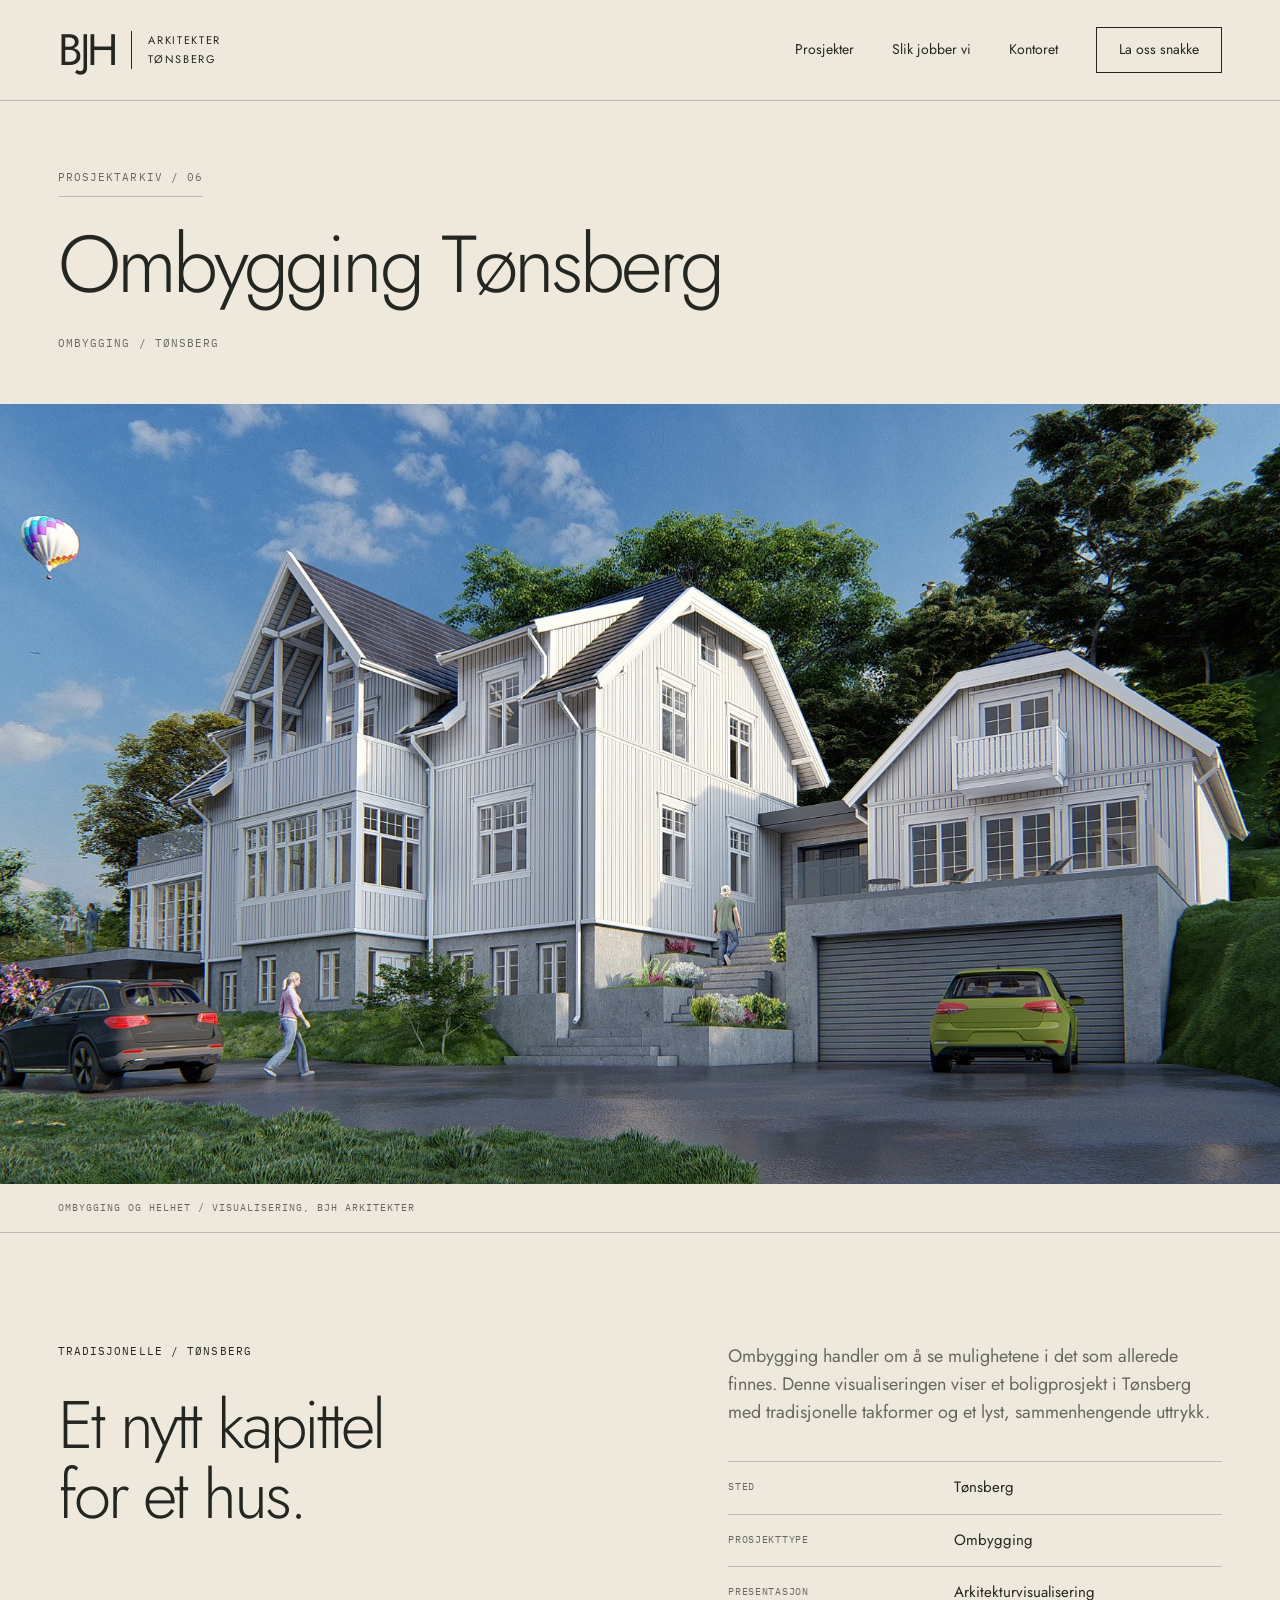
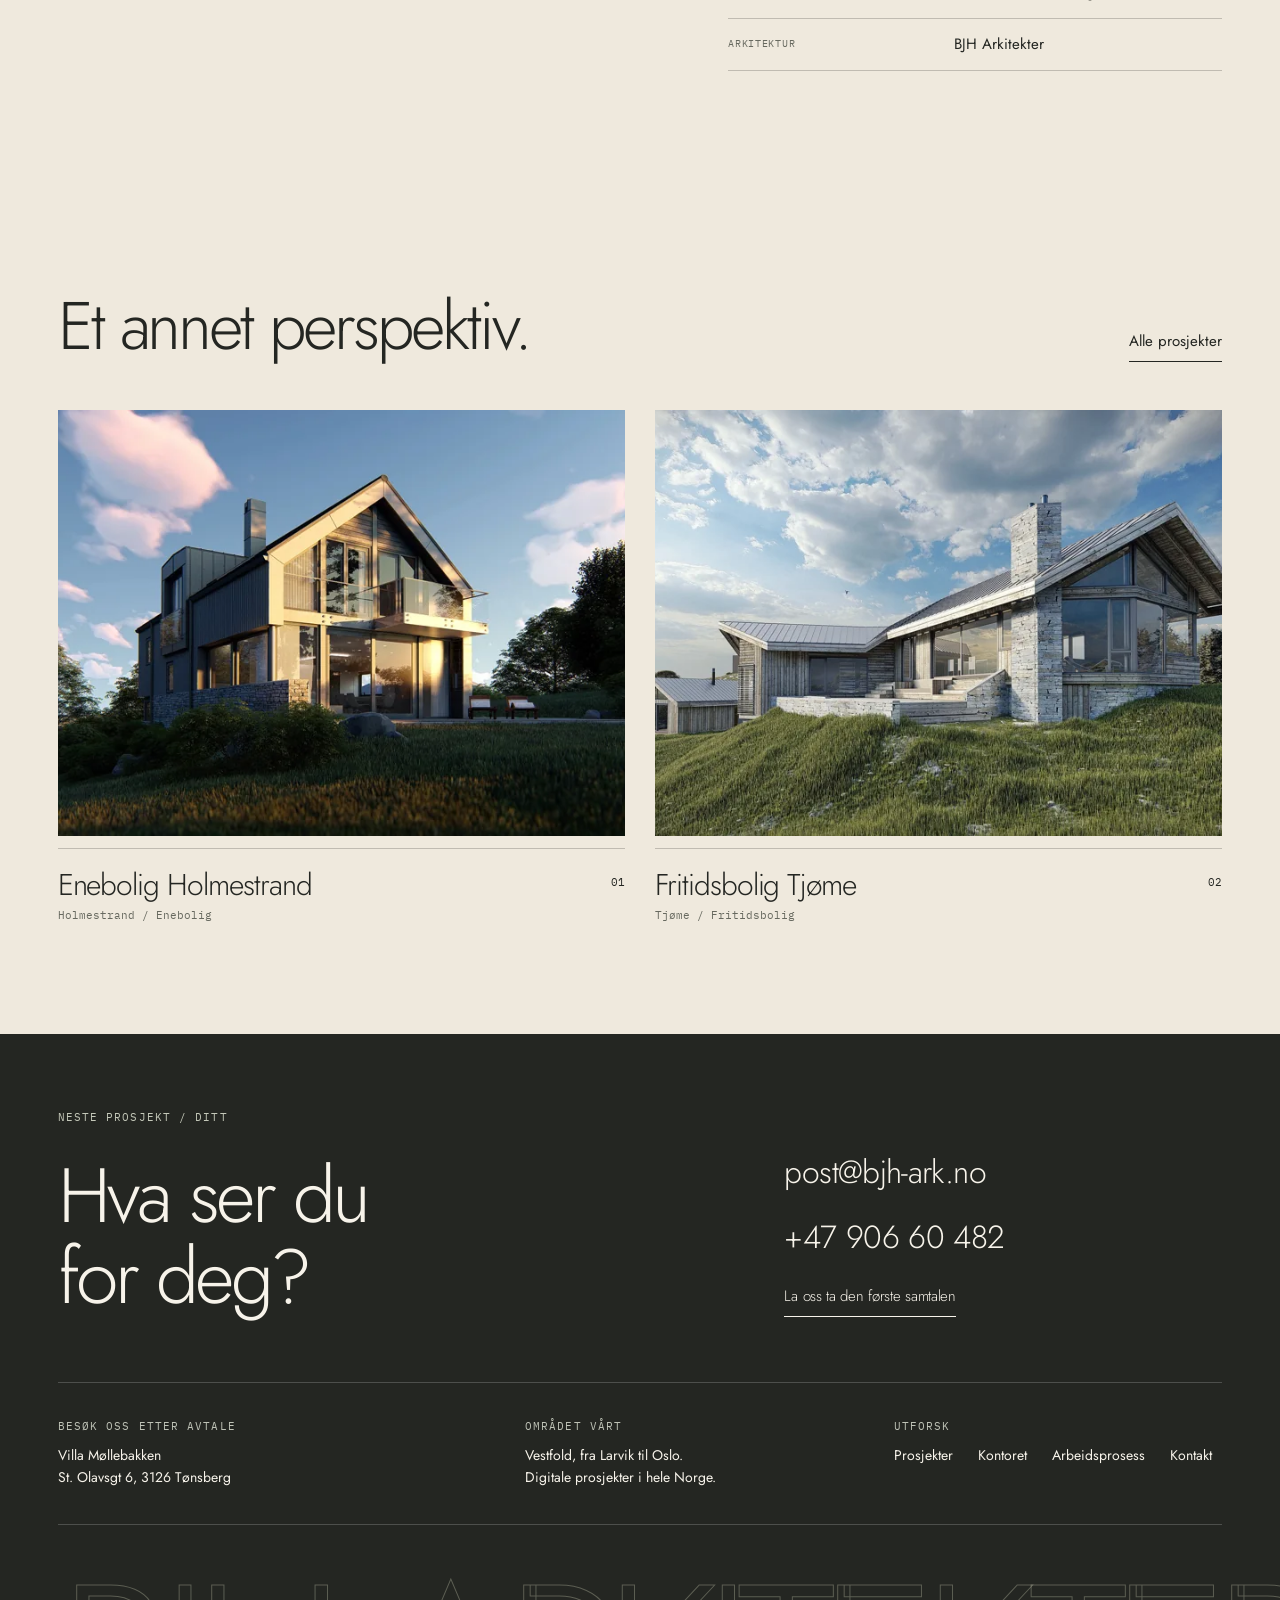
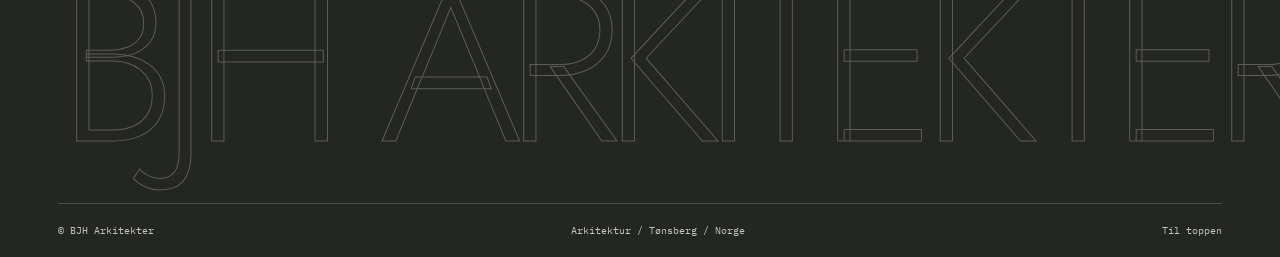
<file: tonsberg.html>
<!doctype html><html lang="nb"><head><meta charset="UTF-8"><meta name="viewport" content="width=device-width,initial-scale=1"><title>Ombygging Tønsberg | BJH Arkitekter</title><meta name="description" content="Ombygging handler om å se mulighetene i det som allerede finnes. Denne visualiseringen viser et boligprosjekt i Tønsberg med tradisjonelle takformer og et lyst, sammenhengende uttrykk."><meta name="theme-color" content="#242622"><meta property="og:title" content="Ombygging Tønsberg | BJH Arkitekter"><meta property="og:description" content="Ombygging handler om å se mulighetene i det som allerede finnes. Denne visualiseringen viser et boligprosjekt i Tønsberg med tradisjonelle takformer og et lyst, sammenhengende uttrykk."><meta property="og:type" content="website"><link rel="icon" href="favicon.svg" type="image/svg+xml"><link rel="preload" href="assets/fonts/jost-300.ttf" as="font" type="font/ttf" crossorigin><link rel="stylesheet" href="styles.css"><script src="app.js" defer></script><script type="application/ld+json">{"@context": "https://schema.org", "@type": "ProfessionalService", "name": "BJH Arkitekter", "description": "Arkitektkontor i Tønsberg med prosjekter innen bolig, fritidsbolig, ombygging og boligutvikling.", "telephone": "+4790660482", "email": "post@bjh-ark.no", "address": {"@type": "PostalAddress", "streetAddress": "St. Olavsgt 6", "postalCode": "3126", "addressLocality": "Tønsberg", "addressCountry": "NO"}, "areaServed": ["Vestfold", "Norge"]}</script></head><body id="top"><a class="skip" href="#innhold">Hopp til innhold</a><header class="site-header inner"><a class="brand" href="index.html" aria-label="BJH Arkitekter, hjem"><span class="brand-mark">BJH</span><span class="brand-name">Arkitekter<br>Tønsberg</span></a><button class="menu-toggle" aria-controls="main-nav" aria-expanded="false" aria-label="Åpne meny">Meny<span class="menu-lines"></span></button><nav id="main-nav" aria-label="Hovedmeny"><a href="prosjekter.html" >Prosjekter</a><a href="arbeidsprosess.html" >Slik jobber vi</a><a href="kontoret.html" >Kontoret</a><a class="nav-contact" href="kontakt.html">La oss snakke</a></nav></header><main id="innhold"><section class="project-heading wrap"><a class="mono back-link" href="prosjekter.html">Prosjektarkiv / 06</a><h1>Ombygging Tønsberg</h1><span class="mono">Ombygging / Tønsberg</span></section><figure class="case-cover"><img class="" src="assets/traditional-03.webp" srcset="assets/traditional-03-small.webp 850w, assets/traditional-03.webp 1920w" sizes="100vw" alt="Ombygging Tønsberg, visualisering av BJH Arkitekter" width="1920" height="1080" fetchpriority=high decoding="async"><figcaption class="wrap mono">Ombygging og helhet / Visualisering, BJH Arkitekter</figcaption></figure><section class="section wrap case-intro"><div><span class="eyebrow">Tradisjonelle / Tønsberg</span><h2>Et nytt kapittel<br>for et hus.</h2></div><div><p>Ombygging handler om å se mulighetene i det som allerede finnes. Denne visualiseringen viser et boligprosjekt i Tønsberg med tradisjonelle takformer og et lyst, sammenhengende uttrykk.</p><dl class="project-facts"><div><dt>Sted</dt><dd>Tønsberg</dd></div><div><dt>Prosjekttype</dt><dd>Ombygging</dd></div><div><dt>Presentasjon</dt><dd>Arkitekturvisualisering</dd></div><div><dt>Arkitektur</dt><dd>BJH Arkitekter</dd></div></dl></div></section><section class="section wrap"><div class="section-head"><h2>Et annet perspektiv.</h2><a class="text-link" href="prosjekter.html">Alle prosjekter</a></div><div class="project-grid"><a class="project-card reveal" href="holmestrand.html" data-category="Moderne"><div class="project-image"><img class="" src="assets/about-01.webp" srcset="assets/about-01-small.webp 850w, assets/about-01.webp 1920w" sizes="(max-width: 767px) 100vw, 50vw" alt="Enebolig Holmestrand, BJHs arkitekturvisualisering" width="1920" height="1080" loading=lazy decoding="async"><span class="project-view">Se prosjektet</span></div><div class="project-meta"><div><h3>Enebolig Holmestrand</h3><p>Holmestrand / Enebolig</p></div><span class="project-number">01</span></div></a><a class="project-card reveal" href="tjome.html" data-category="Moderne"><div class="project-image"><img class="" src="assets/tjome-01.webp" srcset="assets/tjome-01-small.webp 850w, assets/tjome-01.webp 1920w" sizes="(max-width: 767px) 100vw, 50vw" alt="Fritidsbolig Tjøme, BJHs arkitekturvisualisering" width="1920" height="1080" loading=lazy decoding="async"><span class="project-view">Se prosjektet</span></div><div class="project-meta"><div><h3>Fritidsbolig Tjøme</h3><p>Tjøme / Fritidsbolig</p></div><span class="project-number">02</span></div></a></div></section></main><footer class="site-footer wrap" id="kontakt"><div class="footer-head"><div><span class="eyebrow">Neste prosjekt / Ditt</span><h2>Hva ser du<br>for deg?</h2></div><div class="footer-contact"><a href="mailto:post@bjh-ark.no">post@bjh-ark.no</a><a href="tel:+4790660482">+47 906 60 482</a><a class="text-link" href="kontakt.html">La oss ta den første samtalen</a></div></div><div class="footer-details"><div><span class="mono">Besøk oss etter avtale</span>Villa Møllebakken<br>St. Olavsgt 6, 3126 Tønsberg</div><div><span class="mono">Området vårt</span>Vestfold, fra Larvik til Oslo.<br>Digitale prosjekter i hele Norge.</div><div><span class="mono">Utforsk</span><div class="footer-links"><a href="prosjekter.html">Prosjekter</a><a href="kontoret.html">Kontoret</a><a href="arbeidsprosess.html">Arbeidsprosess</a><a href="kontakt.html">Kontakt</a></div></div></div><div class="footer-wordmark" aria-hidden="true">BJH ARKITEKTER</div><div class="footer-bottom"><span>© BJH Arkitekter</span><span>Arkitektur / Tønsberg / Norge</span><a href="#top">Til toppen</a></div></footer></body></html>
</file>
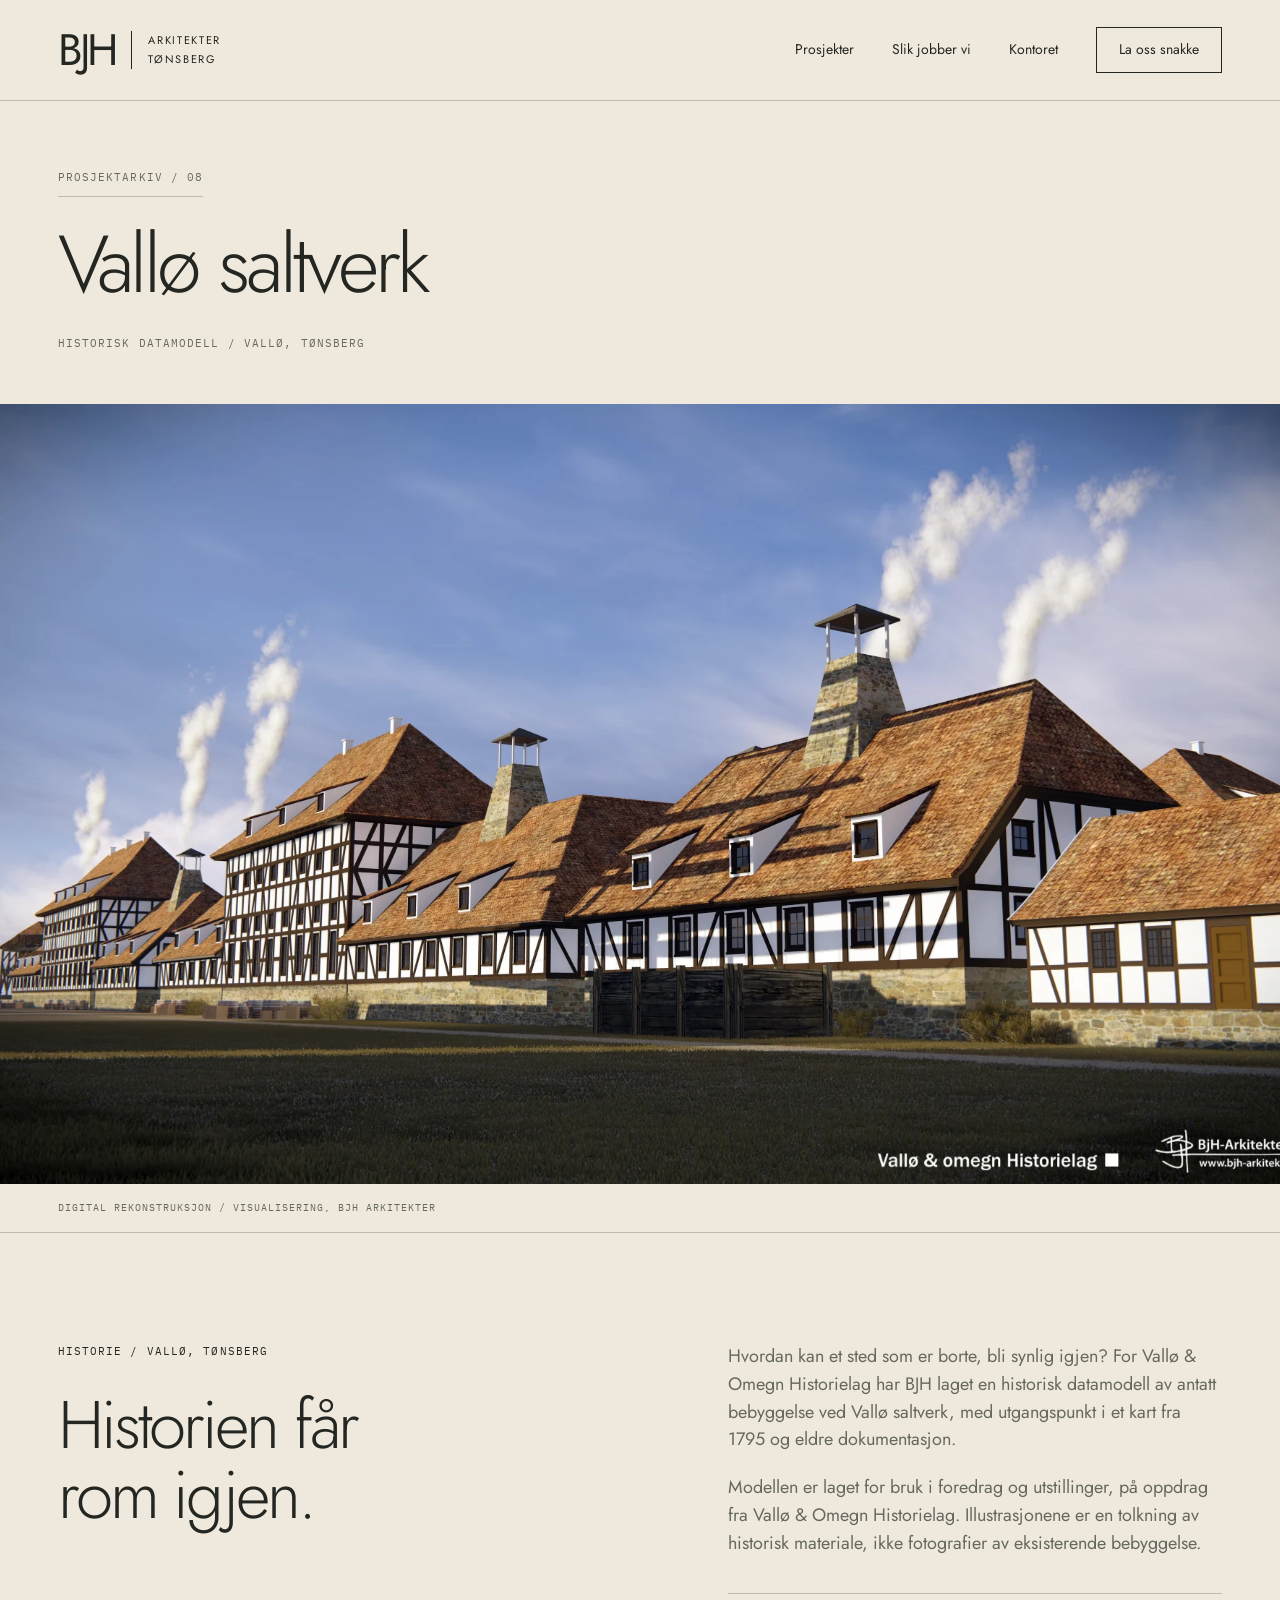
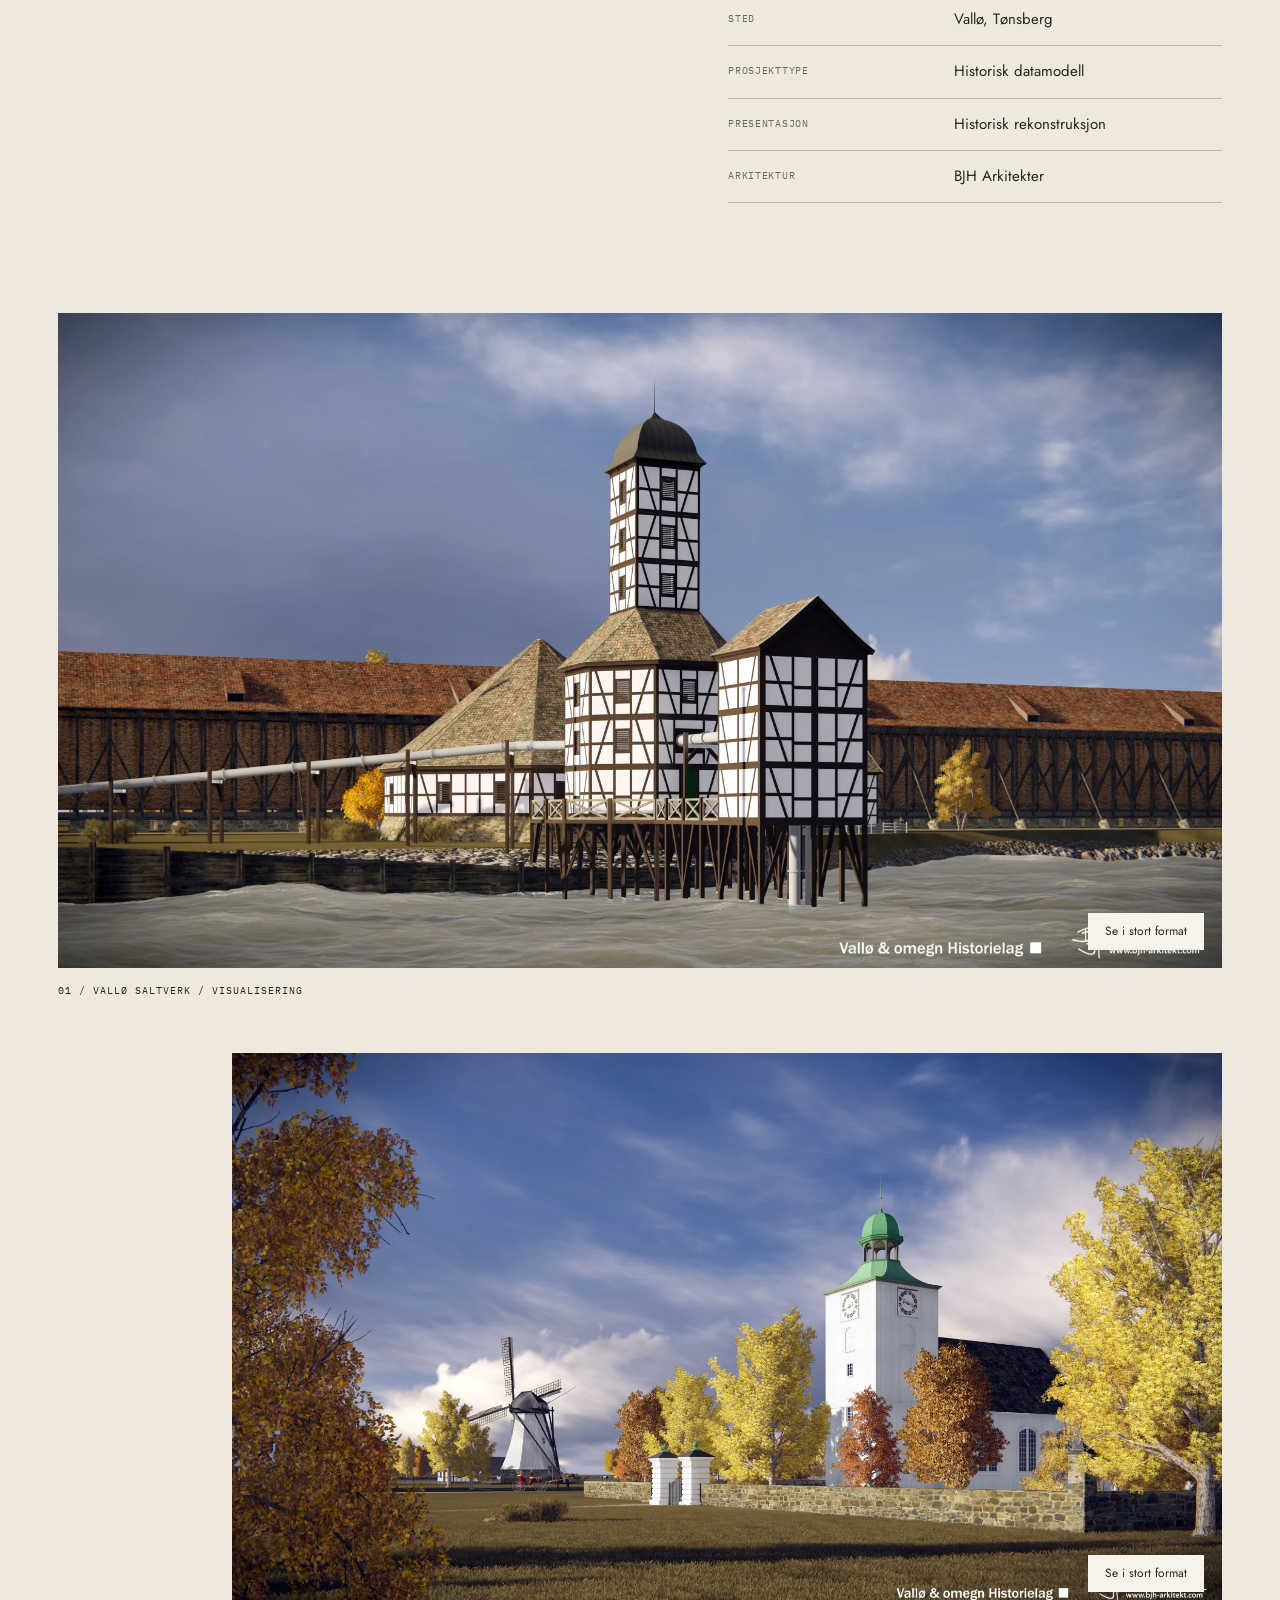
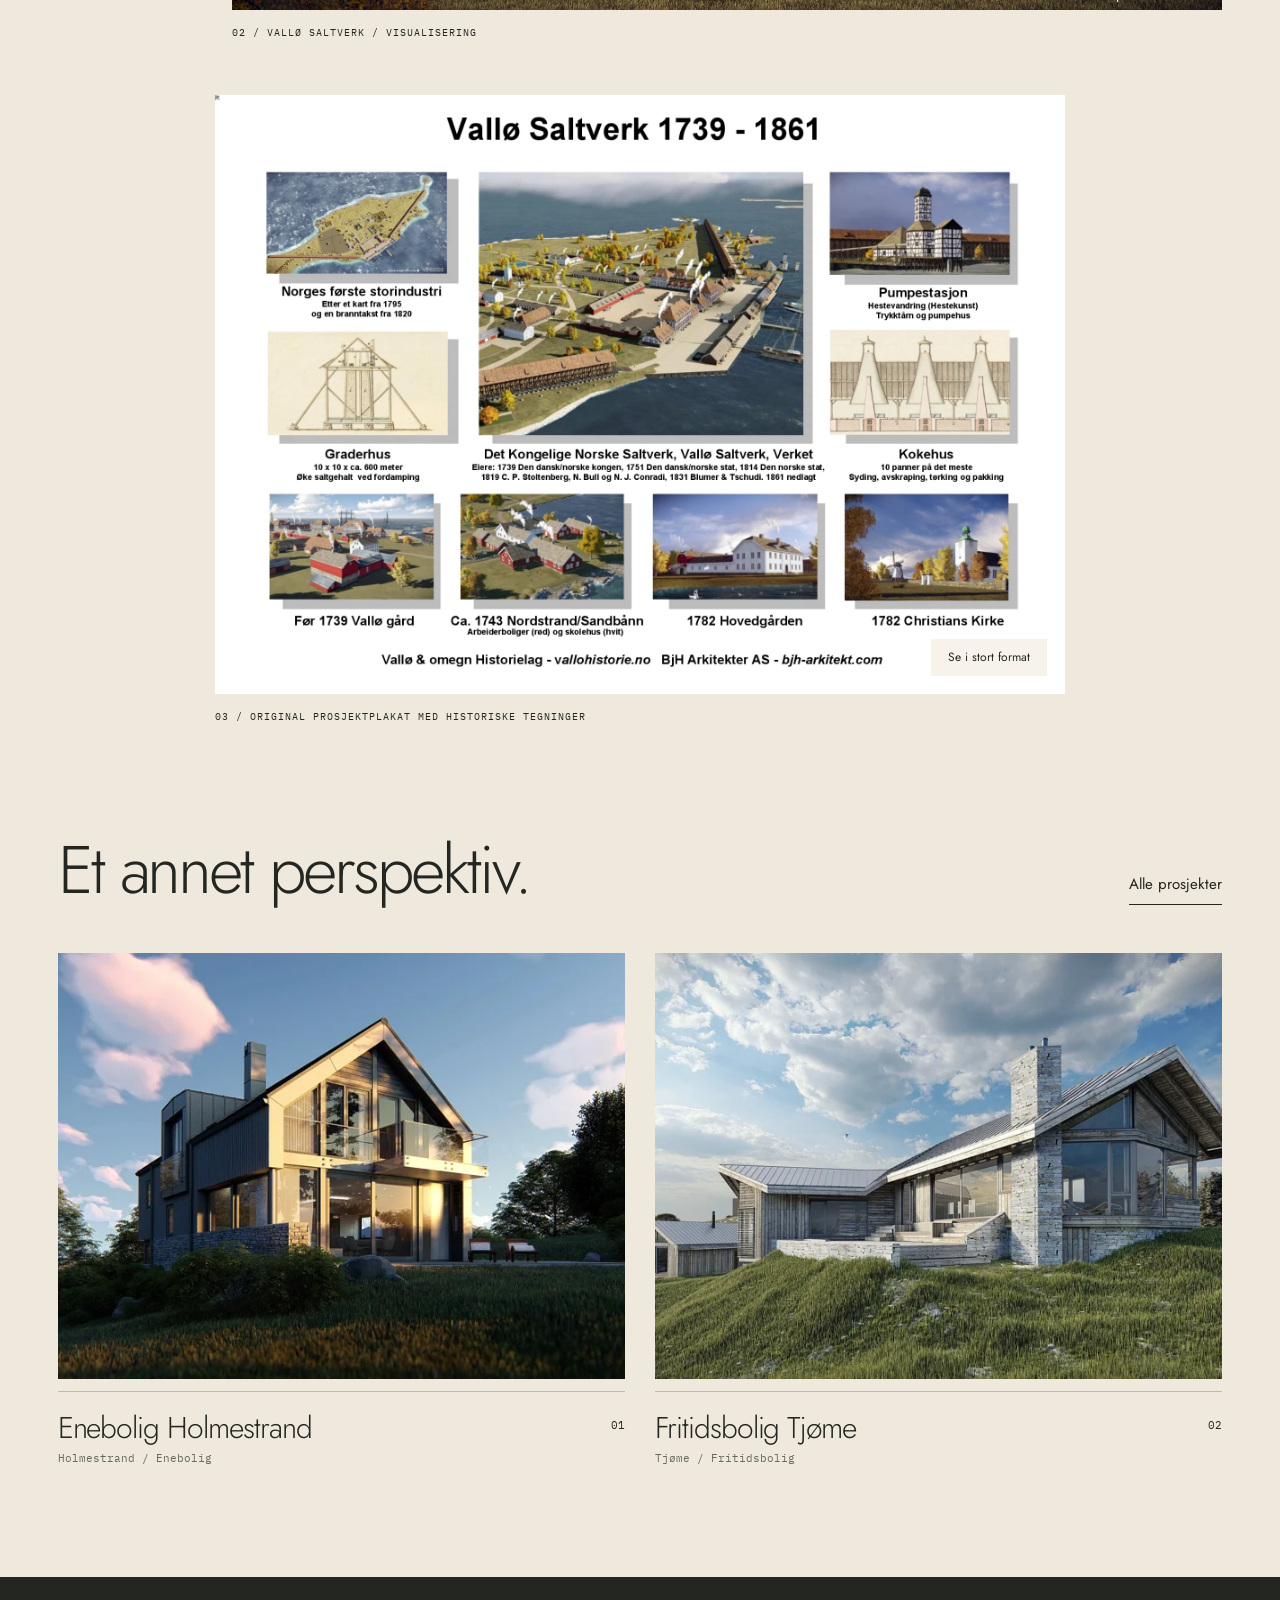
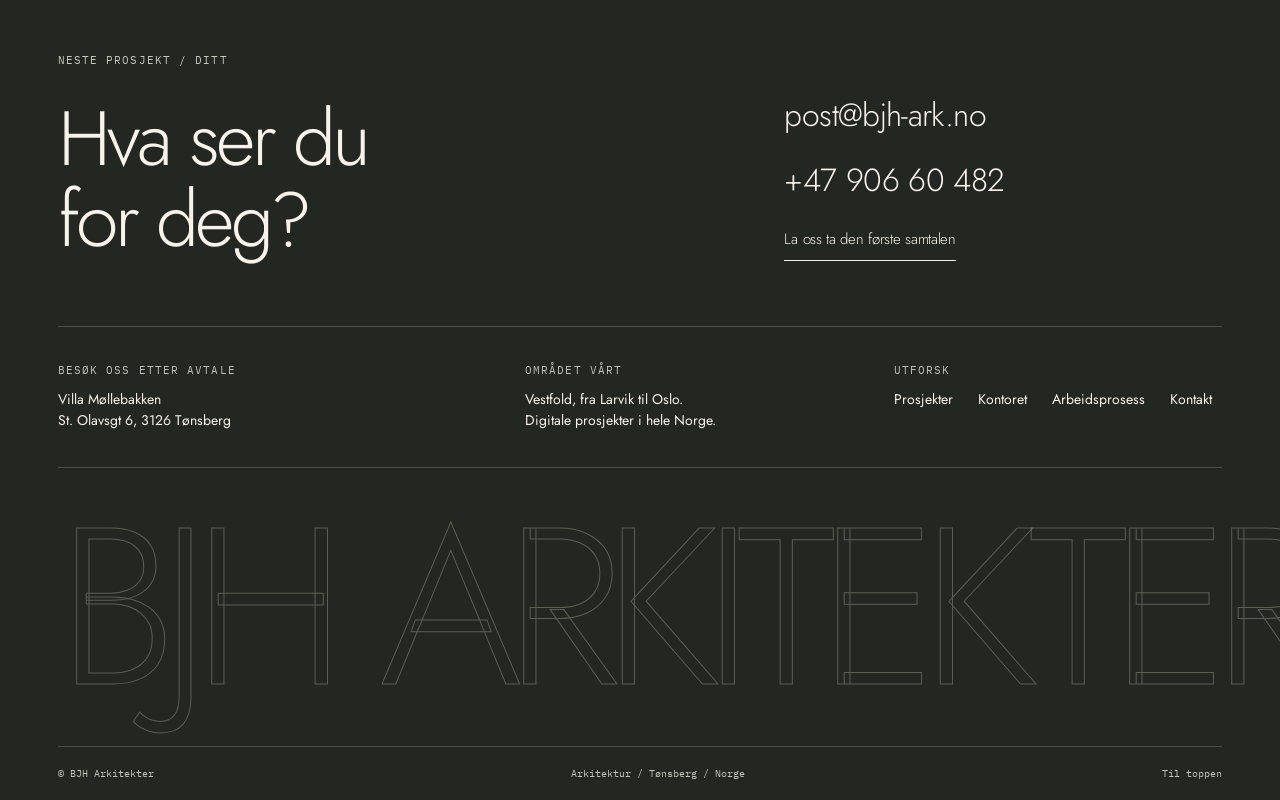
<file: vallo.html>
<!doctype html><html lang="nb"><head><meta charset="UTF-8"><meta name="viewport" content="width=device-width,initial-scale=1"><title>Vallø saltverk | BJH Arkitekter</title><meta name="description" content="Hvordan kan et sted som er borte, bli synlig igjen? For Vallø &amp; Omegn Historielag har BJH laget en historisk datamodell av antatt bebyggelse ved Vallø saltverk, med utgangspunkt i et kart fra 1795 og eldre dokumentasjon."><meta name="theme-color" content="#242622"><meta property="og:title" content="Vallø saltverk | BJH Arkitekter"><meta property="og:description" content="Hvordan kan et sted som er borte, bli synlig igjen? For Vallø &amp; Omegn Historielag har BJH laget en historisk datamodell av antatt bebyggelse ved Vallø saltverk, med utgangspunkt i et kart fra 1795 og eldre dokumentasjon."><meta property="og:type" content="website"><link rel="icon" href="favicon.svg" type="image/svg+xml"><link rel="preload" href="assets/fonts/jost-300.ttf" as="font" type="font/ttf" crossorigin><link rel="stylesheet" href="styles.css"><script src="app.js" defer></script><script type="application/ld+json">{"@context": "https://schema.org", "@type": "ProfessionalService", "name": "BJH Arkitekter", "description": "Arkitektkontor i Tønsberg med prosjekter innen bolig, fritidsbolig, ombygging og boligutvikling.", "telephone": "+4790660482", "email": "post@bjh-ark.no", "address": {"@type": "PostalAddress", "streetAddress": "St. Olavsgt 6", "postalCode": "3126", "addressLocality": "Tønsberg", "addressCountry": "NO"}, "areaServed": ["Vestfold", "Norge"]}</script></head><body id="top"><a class="skip" href="#innhold">Hopp til innhold</a><header class="site-header inner"><a class="brand" href="index.html" aria-label="BJH Arkitekter, hjem"><span class="brand-mark">BJH</span><span class="brand-name">Arkitekter<br>Tønsberg</span></a><button class="menu-toggle" aria-controls="main-nav" aria-expanded="false" aria-label="Åpne meny">Meny<span class="menu-lines"></span></button><nav id="main-nav" aria-label="Hovedmeny"><a href="prosjekter.html" >Prosjekter</a><a href="arbeidsprosess.html" >Slik jobber vi</a><a href="kontoret.html" >Kontoret</a><a class="nav-contact" href="kontakt.html">La oss snakke</a></nav></header><main id="innhold"><section class="project-heading wrap"><a class="mono back-link" href="prosjekter.html">Prosjektarkiv / 08</a><h1>Vallø saltverk</h1><span class="mono">Historisk datamodell / Vallø, Tønsberg</span></section><figure class="case-cover"><img class="" src="assets/vallo-04.webp" srcset="assets/vallo-04-small.webp 850w, assets/vallo-04.webp 1920w" sizes="100vw" alt="Vallø saltverk, visualisering av BJH Arkitekter" width="1920" height="1079" fetchpriority=high decoding="async"><figcaption class="wrap mono">Digital rekonstruksjon / Visualisering, BJH Arkitekter</figcaption></figure><section class="section wrap case-intro"><div><span class="eyebrow">Historie / Vallø, Tønsberg</span><h2>Historien får<br>rom igjen.</h2></div><div><p>Hvordan kan et sted som er borte, bli synlig igjen? For Vallø & Omegn Historielag har BJH laget en historisk datamodell av antatt bebyggelse ved Vallø saltverk, med utgangspunkt i et kart fra 1795 og eldre dokumentasjon.</p><p>Modellen er laget for bruk i foredrag og utstillinger, på oppdrag fra Vallø & Omegn Historielag. Illustrasjonene er en tolkning av historisk materiale, ikke fotografier av eksisterende bebyggelse.</p><dl class="project-facts"><div><dt>Sted</dt><dd>Vallø, Tønsberg</dd></div><div><dt>Prosjekttype</dt><dd>Historisk datamodell</dd></div><div><dt>Presentasjon</dt><dd>Historisk rekonstruksjon</dd></div><div><dt>Arkitektur</dt><dd>BJH Arkitekter</dd></div></dl></div></section><section class="wrap case-gallery" aria-label="Prosjektgalleri"><figure class="reveal "><button class="gallery-open" data-full="assets/vallo-02.webp" data-caption="Vallø saltverk / Visualisering" aria-label="Åpne bilde 1 av Vallø saltverk i stort format"><img class="" src="assets/vallo-02.webp" srcset="assets/vallo-02-small.webp 850w, assets/vallo-02.webp 1920w" sizes="(max-width:767px) 100vw, 80vw" alt="Vallø saltverk, prosjektillustrasjon 1" width="1920" height="1079" loading=lazy decoding="async"><span>Se i stort format</span></button><figcaption class="mono">01 / Vallø saltverk / Visualisering</figcaption></figure><figure class="reveal "><button class="gallery-open" data-full="assets/vallo-03.webp" data-caption="Vallø saltverk / Visualisering" aria-label="Åpne bilde 2 av Vallø saltverk i stort format"><img class="" src="assets/vallo-03.webp" srcset="assets/vallo-03-small.webp 850w, assets/vallo-03.webp 1920w" sizes="(max-width:767px) 100vw, 80vw" alt="Vallø saltverk, prosjektillustrasjon 2" width="1920" height="1079" loading=lazy decoding="async"><span>Se i stort format</span></button><figcaption class="mono">02 / Vallø saltverk / Visualisering</figcaption></figure><figure class="reveal poster"><button class="gallery-open" data-full="assets/vallo-01.webp" data-caption="Vallø saltverk / Original prosjektplakat" aria-label="Åpne bilde 3 av Vallø saltverk i stort format"><img class="" src="assets/vallo-01.webp" srcset="assets/vallo-01-small.webp 850w, assets/vallo-01.webp 1890w" sizes="(max-width:767px) 100vw, 80vw" alt="Vallø saltverk, prosjektillustrasjon 3" width="1890" height="1332" loading=lazy decoding="async"><span>Se i stort format</span></button><figcaption class="mono">03 / Original prosjektplakat med historiske tegninger</figcaption></figure></section><dialog class="lightbox"><button class="lightbox-close" aria-label="Lukk bildefremvisning">Lukk ×</button><img src="assets/vallo-04.webp" alt=""><p></p></dialog><section class="section wrap"><div class="section-head"><h2>Et annet perspektiv.</h2><a class="text-link" href="prosjekter.html">Alle prosjekter</a></div><div class="project-grid"><a class="project-card reveal" href="holmestrand.html" data-category="Moderne"><div class="project-image"><img class="" src="assets/about-01.webp" srcset="assets/about-01-small.webp 850w, assets/about-01.webp 1920w" sizes="(max-width: 767px) 100vw, 50vw" alt="Enebolig Holmestrand, BJHs arkitekturvisualisering" width="1920" height="1080" loading=lazy decoding="async"><span class="project-view">Se prosjektet</span></div><div class="project-meta"><div><h3>Enebolig Holmestrand</h3><p>Holmestrand / Enebolig</p></div><span class="project-number">01</span></div></a><a class="project-card reveal" href="tjome.html" data-category="Moderne"><div class="project-image"><img class="" src="assets/tjome-01.webp" srcset="assets/tjome-01-small.webp 850w, assets/tjome-01.webp 1920w" sizes="(max-width: 767px) 100vw, 50vw" alt="Fritidsbolig Tjøme, BJHs arkitekturvisualisering" width="1920" height="1080" loading=lazy decoding="async"><span class="project-view">Se prosjektet</span></div><div class="project-meta"><div><h3>Fritidsbolig Tjøme</h3><p>Tjøme / Fritidsbolig</p></div><span class="project-number">02</span></div></a></div></section></main><footer class="site-footer wrap" id="kontakt"><div class="footer-head"><div><span class="eyebrow">Neste prosjekt / Ditt</span><h2>Hva ser du<br>for deg?</h2></div><div class="footer-contact"><a href="mailto:post@bjh-ark.no">post@bjh-ark.no</a><a href="tel:+4790660482">+47 906 60 482</a><a class="text-link" href="kontakt.html">La oss ta den første samtalen</a></div></div><div class="footer-details"><div><span class="mono">Besøk oss etter avtale</span>Villa Møllebakken<br>St. Olavsgt 6, 3126 Tønsberg</div><div><span class="mono">Området vårt</span>Vestfold, fra Larvik til Oslo.<br>Digitale prosjekter i hele Norge.</div><div><span class="mono">Utforsk</span><div class="footer-links"><a href="prosjekter.html">Prosjekter</a><a href="kontoret.html">Kontoret</a><a href="arbeidsprosess.html">Arbeidsprosess</a><a href="kontakt.html">Kontakt</a></div></div></div><div class="footer-wordmark" aria-hidden="true">BJH ARKITEKTER</div><div class="footer-bottom"><span>© BJH Arkitekter</span><span>Arkitektur / Tønsberg / Norge</span><a href="#top">Til toppen</a></div></footer></body></html>
</file>
<file: styles.css>
@import url('./fonts.css');
:root{--paper:#efe9dd;--bone:#f7f3ea;--ink:#242622;--muted:#67695f;--line:rgba(36,38,34,.23);--cedar:#835b3e;--red:#ae302e;--gutter:clamp(22px,4.5vw,80px);--sans:'Jost',sans-serif;--mono:'IBM Plex Mono',monospace}
*{box-sizing:border-box}html{scroll-behavior:smooth;scroll-padding-top:110px}body{margin:0;background:var(--paper);color:var(--ink);font-family:var(--sans);font-weight:400;font-size:18px;line-height:1.55}body.menu-open{overflow:hidden}a{color:inherit;text-decoration:none}button,input,select,textarea{font:inherit;color:inherit}button,a,input,select,textarea{-webkit-tap-highlight-color:transparent}button{cursor:pointer}img{display:block;max-width:100%;height:auto}button{border-radius:0}button:focus-visible,a:focus-visible,input:focus-visible,select:focus-visible,textarea:focus-visible{outline:2px solid var(--cedar);outline-offset:5px}h1,h2,h3,p,figure{margin:0}h1,h2,h3{font-weight:300;line-height:1.05;letter-spacing:-.045em}h2{font-size:clamp(40px,5.25vw,84px)}h3{font-size:clamp(26px,3vw,42px)}p+p{margin-top:20px}.mono,.eyebrow{font-family:var(--mono);font-size:11px;font-weight:400;line-height:1.55;letter-spacing:.1em;text-transform:uppercase}.eyebrow{display:block;margin-bottom:30px}.muted{color:var(--muted)}.wrap{padding-inline:var(--gutter)}.section{padding-block:110px}.skip{position:fixed;z-index:1000;left:20px;top:-100px;padding:12px 20px;background:var(--bone);color:var(--ink)}.skip:focus{top:12px}.site-header{position:absolute;top:0;left:0;width:100%;z-index:30;display:flex;align-items:center;justify-content:space-between;gap:24px;padding:27px var(--gutter);color:#fff;border-bottom:1px solid #ffffff45}.site-header.inner{position:relative;color:var(--ink);border-color:var(--line)}.brand{display:flex;align-items:center;gap:16px;line-height:1}.brand-mark{font-size:44px;font-weight:400;letter-spacing:-.07em}.brand-name{font-size:11px;letter-spacing:.15em;text-transform:uppercase;border-left:1px solid currentColor;padding-left:16px;line-height:1.7}.site-header nav{display:flex;align-items:center;gap:38px;font-size:14px}.site-header nav a{position:relative;padding-block:8px}.site-header nav a:after{content:'';position:absolute;left:0;bottom:2px;width:100%;height:1px;background:currentColor;transform:scaleX(0);transform-origin:left;transition:transform .2s}.site-header nav a:hover:after,.site-header nav a[aria-current=page]:after{transform:scaleX(1)}.site-header nav .nav-contact{border:1px solid currentColor;padding:11px 22px}.site-header nav .nav-contact:after{display:none}.menu-toggle{display:none;background:none;border:0;padding:12px 0 12px 12px;align-items:center;gap:12px;font-size:14px}.menu-lines{width:24px;display:grid;gap:6px}.menu-lines:before,.menu-lines:after{content:'';height:1px;background:currentColor;display:block;transition:transform .25s}.menu-open .menu-lines:before{transform:translateY(3.5px) rotate(45deg)}.menu-open .menu-lines:after{transform:translateY(-3.5px) rotate(-45deg)}
.hero{position:relative;height:100svh;min-height:680px;background:#252924;color:#fff;isolation:isolate;overflow:hidden}.hero-images,.hero-slide,.hero-shade{position:absolute;inset:0;width:100%;height:100%}.hero-slide{object-fit:cover;object-position:55% 50%;opacity:0;transition:opacity 1.4s ease;z-index:-3}.hero-slide.active{opacity:1}.hero-shade{z-index:-2;background:linear-gradient(90deg,rgba(10,20,19,.5),rgba(10,20,19,.02) 72%),linear-gradient(0deg,rgba(9,19,18,.7),transparent 67%,rgba(9,19,18,.25))}.hero-frame{position:absolute;inset:121px 26px 25px;z-index:-1;border:1px solid #ffffff30;pointer-events:none}.hero-frame:before,.hero-frame:after{content:'+';position:absolute;font-family:var(--mono);font-size:17px;line-height:1}.hero-frame:before{left:-6px;top:-10px}.hero-frame:after{right:-6px;bottom:-9px}.hero-main{position:absolute;left:var(--gutter);bottom:158px;max-width:850px}.hero .eyebrow{margin-bottom:25px;color:#f1eae0}.hero h1{font-size:clamp(74px,8.25vw,144px);font-weight:300;line-height:.95;letter-spacing:-.055em}.hero-main>p{max-width:320px;margin-top:28px;font-size:17px;line-height:1.55;color:#eeeae2}.hero-bottom{position:absolute;bottom:50px;left:var(--gutter);right:var(--gutter);display:flex;align-items:end;justify-content:space-between;gap:35px}.hero-project{display:grid;gap:4px}.hero-project .mono{color:#dddcd4;font-size:10px}.hero-project-title{font-size:18px}.slide-controls{display:flex;gap:12px;align-items:center}.slide-dot{position:relative;color:#fff;border:0;border-top:1px solid #ffffff55;background:none;padding:14px 18px 7px;min-width:55px;font:12px var(--mono)}.slide-dot[aria-pressed=true]{border-top:2px solid #fff}.slide-pause{border:1px solid #ffffff50;background:none;color:#fff;width:44px;height:44px;font-size:14px;margin-left:8px}.scroll-cue{position:absolute;right:var(--gutter);top:50%;font-size:11px;letter-spacing:.15em;writing-mode:vertical-rl;display:flex;align-items:center;gap:16px}.scroll-cue:after{content:'';height:58px;width:1px;background:#fff8}.btn{display:inline-flex;align-items:center;justify-content:center;padding:15px 28px;border:1px solid var(--ink);background:none;min-height:52px;font-size:15px;transition:background .2s,color .2s}.btn:hover{background:var(--ink);color:var(--bone)}.btn.solid{background:var(--ink);color:var(--bone)}.btn.solid:hover{background:#45483e}.text-link{display:inline-block;font-size:15px;border-bottom:1px solid currentColor;padding:8px 0}.text-link:hover{color:var(--cedar)}.sheet-bar{display:flex;justify-content:space-between;gap:20px;border-bottom:1px solid var(--line);padding:19px var(--gutter);font-family:var(--mono);font-size:10px;text-transform:uppercase;letter-spacing:.08em}.sheet-bar span+span{border-left:1px solid var(--line);padding-left:30px}.intro-layout{display:grid;grid-template-columns:1fr 1.6fr;gap:70px}.section-label{display:flex;align-items:start;gap:20px}.section-label .mono{padding-top:7px}.folio{display:inline-flex;align-items:center;justify-content:center;flex-shrink:0;border:1px solid var(--line);width:36px;height:36px;border-radius:50%;font:11px var(--mono)}.intro-layout h2{max-width:800px}.intro-bottom{display:grid;grid-template-columns:1fr 1fr;gap:60px;margin-top:45px}.intro-bottom p{max-width:390px;color:var(--muted)}.intro-bottom .text-link{margin-top:18px}.specialties{font-size:15px;list-style:none;margin:0;padding:0;align-self:end}.specialties li{padding:10px 0;border-bottom:1px solid var(--line)}.specialties li:first-child{border-top:1px solid var(--line)}.section-head{display:flex;align-items:end;justify-content:space-between;gap:35px;margin-bottom:48px}.section-head .section-label{margin-bottom:26px}.section-head p{max-width:350px;color:var(--muted)}.projects-section{padding-top:35px}.project-grid{display:grid;grid-template-columns:repeat(2,minmax(0,1fr));gap:58px 30px}.project-card{display:block}.project-image{position:relative;overflow:hidden;background:#ddd9ce;aspect-ratio:4/3}.project-image img{width:100%;height:100%;object-fit:cover;transition:transform .65s cubic-bezier(.22,1,.36,1)}.project-card:hover img{transform:scale(1.025)}.project-image .project-view{position:absolute;right:18px;bottom:18px;background:var(--bone);padding:9px 15px;font-size:12px;opacity:0;transform:translateY(8px);transition:opacity .2s,transform .2s}.project-card:hover .project-view,.project-card:focus-visible .project-view{opacity:1;transform:translateY(0)}.project-meta{display:flex;align-items:start;justify-content:space-between;gap:15px;padding-top:20px;border-top:1px solid var(--line);margin-top:12px}.project-meta h3{font-size:30px;letter-spacing:-.035em;margin-bottom:7px}.project-meta p{font-size:11px;color:var(--muted);font-family:var(--mono)}.project-number{font:11px var(--mono);padding-top:6px}.center-action{margin-top:50px;display:flex;justify-content:center}.blueprint{background-color:#e7e1d4;background-image:linear-gradient(#363d2710 1px,transparent 1px),linear-gradient(90deg,#363d2710 1px,transparent 1px),linear-gradient(#363d2707 1px,transparent 1px),linear-gradient(90deg,#363d2707 1px,transparent 1px);background-size:120px 120px,120px 120px,24px 24px,24px 24px}.drawing-layout{display:grid;grid-template-columns:1fr 1.15fr;gap:8vw;align-items:center}.drawing-copy h2{margin:30px 0}.drawing-copy p{max-width:410px;color:var(--muted);margin-bottom:25px}.drawing-board{padding:25px;border:1px solid var(--line);position:relative;background:#f7f3ea8c}.drawing-board:before{content:'A — A';position:absolute;top:-12px;left:22px;background:#e7e1d4;padding:0 9px;font:11px var(--mono)}.drawing-board img{width:100%;mix-blend-mode:multiply}.drawing-board figcaption{display:flex;justify-content:space-between;border-top:1px solid var(--line);margin-top:20px;padding-top:15px;font:10px var(--mono);text-transform:uppercase;gap:15px}.process{display:grid;grid-template-columns:repeat(3,1fr);border-top:1px solid var(--line);margin-top:85px}.process article{padding:30px 30px 0 0}.process article+article{padding-left:30px;border-left:1px solid var(--line)}.process .step-number{font-size:55px;line-height:1;font-weight:300;color:var(--cedar)}.process h3{font-size:27px;margin:24px 0 14px}.process p{font-size:16px;color:var(--muted);max-width:330px}.office-section{display:grid;grid-template-columns:1fr 1fr;gap:8vw;align-items:center}.office-image{aspect-ratio:4/5;overflow:hidden;position:relative}.office-image img{width:100%;height:100%;object-fit:cover;object-position:53%}.office-image figcaption{position:absolute;bottom:20px;left:20px;color:#fff;font:10px var(--mono);background:#242622ba;padding:7px 12px}.office-copy h2{margin:35px 0}.office-copy p{max-width:450px;color:var(--muted)}.office-copy .btn{margin-top:30px}.service-list{margin-top:36px;border-top:1px solid var(--line)}.service-list li{list-style:none;border-bottom:1px solid var(--line);padding:12px 0;display:flex;justify-content:space-between;gap:20px;font-size:15px}.service-list ul{padding:0;margin:0}.service-list span{font:10px var(--mono);padding-top:6px;color:var(--muted)}.site-footer{background:var(--ink);color:var(--bone);padding-top:75px;overflow:hidden}.footer-head{display:grid;grid-template-columns:1.5fr 1fr;gap:70px;border-bottom:1px solid #ffffff30;padding-bottom:65px}.footer-head h2{font-size:clamp(44px,6vw,90px);max-width:730px}.footer-head .eyebrow{color:#c4c8b9}.footer-contact{display:grid;align-content:end;gap:15px}.footer-contact>a{font-size:clamp(20px,2.5vw,33px);font-weight:300;letter-spacing:-.02em}.footer-contact .text-link{justify-self:start;font-size:15px}.footer-details{display:grid;grid-template-columns:1.3fr 1fr 1fr;gap:40px;padding-block:35px;border-bottom:1px solid #ffffff30;font-size:14px}.footer-details .mono{color:#bfc3b7;margin-bottom:10px;display:block}.footer-links{display:flex;flex-wrap:wrap;gap:15px 25px}.footer-wordmark{font-size:clamp(80px,17.4vw,340px);white-space:nowrap;line-height:1.25;letter-spacing:-.075em;font-weight:300;color:transparent;-webkit-text-stroke:1px #babca460;user-select:none}.footer-bottom{display:flex;justify-content:space-between;gap:20px;padding-block:20px;border-top:1px solid #ffffff30;font:10px var(--mono);color:#c2c5ba}.reveal{transition:opacity .7s ease,transform .7s cubic-bezier(.2,.75,.2,1)}.js .reveal.pending{opacity:0;transform:translateY(26px)}
@media(min-width:1800px){.hero-main{bottom:190px}.hero-main>p{font-size:20px}}@media(max-width:1024px){.site-header nav{gap:24px}.hero h1{font-size:100px}.intro-layout{grid-template-columns:1fr 2fr;gap:30px}.intro-bottom{gap:25px}.drawing-layout{gap:40px}.office-section{gap:45px}.footer-head{gap:40px}.section{padding-block:80px}}
@media(max-width:767px){body{font-size:17px}.site-header{padding:20px var(--gutter)}.brand-mark{font-size:36px}.brand-name{font-size:9px;letter-spacing:.12em;padding-left:12px}.brand{gap:12px}.menu-toggle{display:flex}.site-header nav{display:none}.menu-open .site-header{color:var(--ink);background:var(--paper);position:fixed}.menu-open .site-header nav{display:flex;position:fixed;inset:80px 0 0;background:var(--paper);padding:50px var(--gutter);flex-direction:column;align-items:start;justify-content:center;gap:22px;font-size:35px;z-index:31}.menu-open .site-header nav .nav-contact{font-size:19px;margin-top:15px}.hero{min-height:660px}.hero-slide{object-position:58% 50%}.hero-frame{inset:98px 12px 12px}.hero-shade{background:linear-gradient(0deg,rgba(9,19,18,.83),rgba(9,19,18,.04) 75%,rgba(9,19,18,.3))}.hero-main{bottom:192px;left:var(--gutter);right:var(--gutter)}.hero h1{font-size:clamp(61px,14vw,104px);line-height:.96}.hero .eyebrow{font-size:9px;margin-bottom:20px}.hero-main>p{font-size:16px;max-width:255px;margin-top:20px}.hero-bottom{bottom:35px;align-items:start;gap:20px;flex-direction:column}.hero-project-title{font-size:16px}.hero-project .mono{font-size:9px}.slide-controls{gap:10px}.slide-dot{padding:10px 15px 4px;min-width:48px;min-height:44px}.slide-pause{height:38px;width:44px;border:0}.scroll-cue{display:none}.sheet-bar{font-size:8px;gap:10px;padding-block:16px}.sheet-bar span+span{padding-left:10px}.sheet-bar span:last-child{display:none}.section{padding-block:65px}.intro-layout{grid-template-columns:1fr;gap:35px}.intro-bottom{grid-template-columns:1fr;gap:30px;margin-top:25px}.intro-bottom p{max-width:100%}.intro-bottom .text-link{margin-top:16px}.specialties{display:grid;grid-template-columns:1fr 1fr;gap:0 20px;font-size:13px}.specialties li:nth-child(2){border-top:1px solid var(--line)}.section-head{display:block;margin-bottom:30px}.section-head p{margin-top:22px}.project-grid{gap:35px;grid-template-columns:1fr}.project-image{aspect-ratio:5/4}.project-meta h3{font-size:29px}.project-image .project-view{opacity:1;transform:none;padding:7px 12px;font-size:11px}.drawing-layout{grid-template-columns:1fr;gap:45px}.drawing-board{padding:15px}.drawing-copy h2{max-width:420px}.drawing-board figcaption{font-size:9px}.process{grid-template-columns:1fr;margin-top:45px}.process article,.process article+article{padding:25px 0 25px 65px;border-left:none;border-bottom:1px solid var(--line);position:relative}.process .step-number{position:absolute;left:0;top:28px;font-size:36px}.process h3{margin:0 0 12px}.process p{max-width:100%}.office-section{grid-template-columns:1fr;gap:40px}.office-image{aspect-ratio:4/3}.office-copy h2{margin:25px 0}.footer-head{grid-template-columns:1fr;gap:35px;padding-bottom:40px}.site-footer{padding-top:55px}.footer-details{grid-template-columns:1fr 1fr;gap:30px;font-size:13px}.footer-details>div:last-child{grid-column:1/-1}.footer-wordmark{font-size:16.5vw;padding-block:25px}.footer-bottom{font-size:8px}.eyebrow{font-size:10px}.section-label{gap:16px}.section-label .mono{font-size:10px}.btn{width:auto;padding:14px 22px}.section-head .text-link{margin-top:20px}.center-action{margin-top:32px}}
@media(prefers-reduced-motion:reduce){html{scroll-behavior:auto}*,*:before,*:after{animation:none!important;transition:none!important}.js .reveal.pending{opacity:1;transform:none}}
.history-feature{position:relative;min-height:760px;isolation:isolate;color:var(--bone);display:flex;align-items:end;overflow:hidden;background:var(--ink)}.history-photo{position:absolute;inset:0;z-index:-2}.history-photo img{width:100%;height:100%;object-fit:cover}.history-feature:after{content:'';position:absolute;inset:0;background:linear-gradient(90deg,#17221dea,transparent 85%),linear-gradient(0deg,#17221d88,transparent);z-index:-1}.history-content{padding-block:85px;width:100%}.history-content h2{max-width:720px}.history-content p{max-width:410px;margin:30px 0;color:#e6e4dc}.history-content .btn{border-color:#eee;color:var(--bone)}.history-content .btn:hover{background:var(--bone);color:var(--ink)}.image-credit{display:block;margin-top:50px;font-size:10px;color:#d0d4c6}.page-intro{padding-block:90px 65px}.page-intro h1{font-size:clamp(60px,7vw,112px);max-width:1200px}.intro-caption{display:flex;justify-content:space-between;gap:50px;align-items:end;margin-top:40px;max-width:1200px}.intro-caption p{max-width:590px;font-size:21px;font-weight:300;color:var(--muted)}.intro-caption>.mono{font-size:10px;color:var(--muted)}.project-toolbar{border-top:1px solid var(--line);border-bottom:1px solid var(--line);padding-block:14px;display:flex;justify-content:space-between;align-items:center;gap:25px;margin-bottom:45px}.filters{display:flex;gap:8px;flex-wrap:wrap}.filters button{border:1px solid transparent;background:none;padding:11px 19px;font-size:14px}.filters button[aria-pressed=true]{background:var(--ink);color:var(--bone);border-color:var(--ink)}.filters button:hover{border-color:var(--line)}.archive-section{padding-bottom:110px}.project-card[hidden]{display:none}.project-heading{padding-block:58px 48px}.back-link{display:inline-block;padding-block:10px;margin-bottom:25px;border-bottom:1px solid var(--line)}.project-heading h1{font-size:clamp(52px,6.3vw,104px);margin-bottom:22px}.project-heading>.mono{color:var(--muted)}.case-cover img{width:100%;height:min(72vw,780px);object-fit:cover}.case-cover figcaption,.office-banner figcaption{padding-block:16px;border-bottom:1px solid var(--line);font-size:10px;color:var(--muted)}.case-intro{display:grid;grid-template-columns:1.15fr 1fr;gap:8vw}.case-intro p{color:var(--muted)}.project-facts{margin:35px 0 0;border-top:1px solid var(--line)}.project-facts>div{display:grid;grid-template-columns:1fr 1.3fr;border-bottom:1px solid var(--line);padding-block:14px;gap:20px}.project-facts dt{font:10px var(--mono);text-transform:uppercase;letter-spacing:.07em;padding-top:4px;color:var(--muted)}.project-facts dd{margin:0;font-size:15px}.case-gallery{display:grid;gap:55px;max-width:1500px;margin-inline:auto}.case-gallery figure:nth-child(even){max-width:85%;margin-left:auto}.case-gallery figcaption{margin-top:15px;font-size:10px}.gallery-open{display:block;position:relative;padding:0;border:0;background:transparent;width:100%}.gallery-open img{width:100%}.gallery-open>span{position:absolute;right:18px;bottom:18px;padding:9px 17px;background:var(--bone);font-size:12px}.case-gallery .poster{max-width:850px!important;margin-inline:auto!important}.lightbox{background:#161b17;color:var(--bone);border:none;width:100vw;height:100dvh;max-width:100vw;max-height:100dvh;padding:75px 30px 30px}.lightbox::backdrop{background:#111e}.lightbox img{width:100%;height:calc(100% - 45px);object-fit:contain}.lightbox p{text-align:center;margin-top:15px;font:11px var(--mono)}.lightbox-close{position:absolute;right:30px;top:18px;background:none;color:var(--bone);border:1px solid #fff6;min-height:44px;padding:5px 20px;font-size:14px}.office-banner img{width:100%;height:600px;object-fit:cover;object-position:center 60%}.prose{margin-block:35px;max-width:620px;color:var(--muted)}.spaced-heading{margin-top:35px}.address-sheet{border:1px solid var(--line);padding:40px;background:#f7f3ea99}.address-sheet h3{margin:30px 0 20px}.address-sheet>.mono:last-child{display:block;padding-top:25px;margin-top:25px;border-top:1px solid var(--line)}.services-section{display:grid;grid-template-columns:1fr 1fr;gap:8vw}.service-accordion{border-top:1px solid var(--line)}.service-accordion details{border-bottom:1px solid var(--line);padding-block:22px}.service-accordion summary{font-size:22px;cursor:pointer;list-style:none;position:relative;padding-right:35px}.service-accordion summary::-webkit-details-marker{display:none}.service-accordion summary:after{content:'+';position:absolute;right:0;top:0;font-weight:300}.service-accordion details[open] summary:after{content:'−'}.service-accordion summary>span{font:10px var(--mono);margin-right:15px;color:var(--cedar)}.service-accordion details p{margin:20px 30px 0;font-size:17px;color:var(--muted)}.precontact{padding-top:25px;max-width:1050px;margin:auto;text-align:center}.precontact p{max-width:580px;margin:30px auto;color:var(--muted)}.contact-layout{display:grid;grid-template-columns:.9fr 1.1fr;gap:10vw;padding-bottom:110px}.contact-direct>a{display:block;font-size:clamp(25px,3vw,45px);font-weight:300;letter-spacing:-.025em;margin-bottom:10px}.contact-direct .address-sheet{margin-top:35px}.contact-layout form{padding-top:10px}.contact-layout form h2{font-size:36px;letter-spacing:-.025em}.form-note{font-size:14px;color:var(--muted);margin-block:20px}.form-row{display:grid;grid-template-columns:1fr 1fr;gap:25px}form label{display:block;font-size:14px;margin:26px 0}input,textarea,select{display:block;border:0;border-bottom:1px solid var(--line);width:100%;padding:14px 0;background:transparent;font-size:17px;border-radius:0}textarea{resize:vertical}select{padding-right:25px}form .btn{margin-top:10px}#form-status{font-size:14px;color:var(--ink)}
@media(max-width:767px){.history-feature{min-height:650px}.history-photo img{object-position:60% center}.history-feature:after{background:linear-gradient(0deg,#17221dfa,transparent 140%)}.history-content{padding-block:55px}.history-content p{font-size:16px;max-width:290px}.image-credit{font-size:8px;margin-top:35px}.page-intro{padding-block:55px 40px}.page-intro h1{font-size:clamp(48px,11.5vw,75px)}.intro-caption{display:block;margin-top:28px}.intro-caption p{font-size:19px}.intro-caption>.mono{display:block;margin-top:22px}.project-toolbar{align-items:start;flex-direction:column;gap:13px;margin-bottom:30px}.filters{gap:6px}.filters button{padding:11px 13px;font-size:12px}#project-count{font-size:9px}.archive-section{padding-bottom:65px}.project-heading{padding-block:35px}.project-heading h1{font-size:48px}.back-link{margin-bottom:25px;font-size:10px}.project-heading>.mono{font-size:9px}.case-cover img{height:auto;aspect-ratio:4/3;object-fit:cover}.case-cover figcaption{font-size:8px}.case-intro{grid-template-columns:1fr;gap:30px}.case-gallery{gap:35px}.case-gallery figure:nth-child(even){max-width:100%}.case-gallery figcaption{font-size:9px}.gallery-open>span{right:10px;bottom:10px;font-size:10px}.lightbox{padding-inline:12px}.lightbox-close{right:15px}.office-banner img{height:350px}.office-banner figcaption{font-size:8px}.address-sheet{padding:25px}.services-section{grid-template-columns:1fr;gap:40px}.service-accordion summary{font-size:20px}.service-accordion details p{font-size:16px;margin-inline:0 20px}.precontact{text-align:left}.precontact p{margin-inline:0}.contact-layout{grid-template-columns:1fr;gap:45px;padding-bottom:65px}.form-row{grid-template-columns:1fr;gap:0}.form-row label{margin-block:20px 0}.contact-layout form h2{font-size:33px}.project-facts>div{grid-template-columns:1fr 1.2fr}}
</file>
